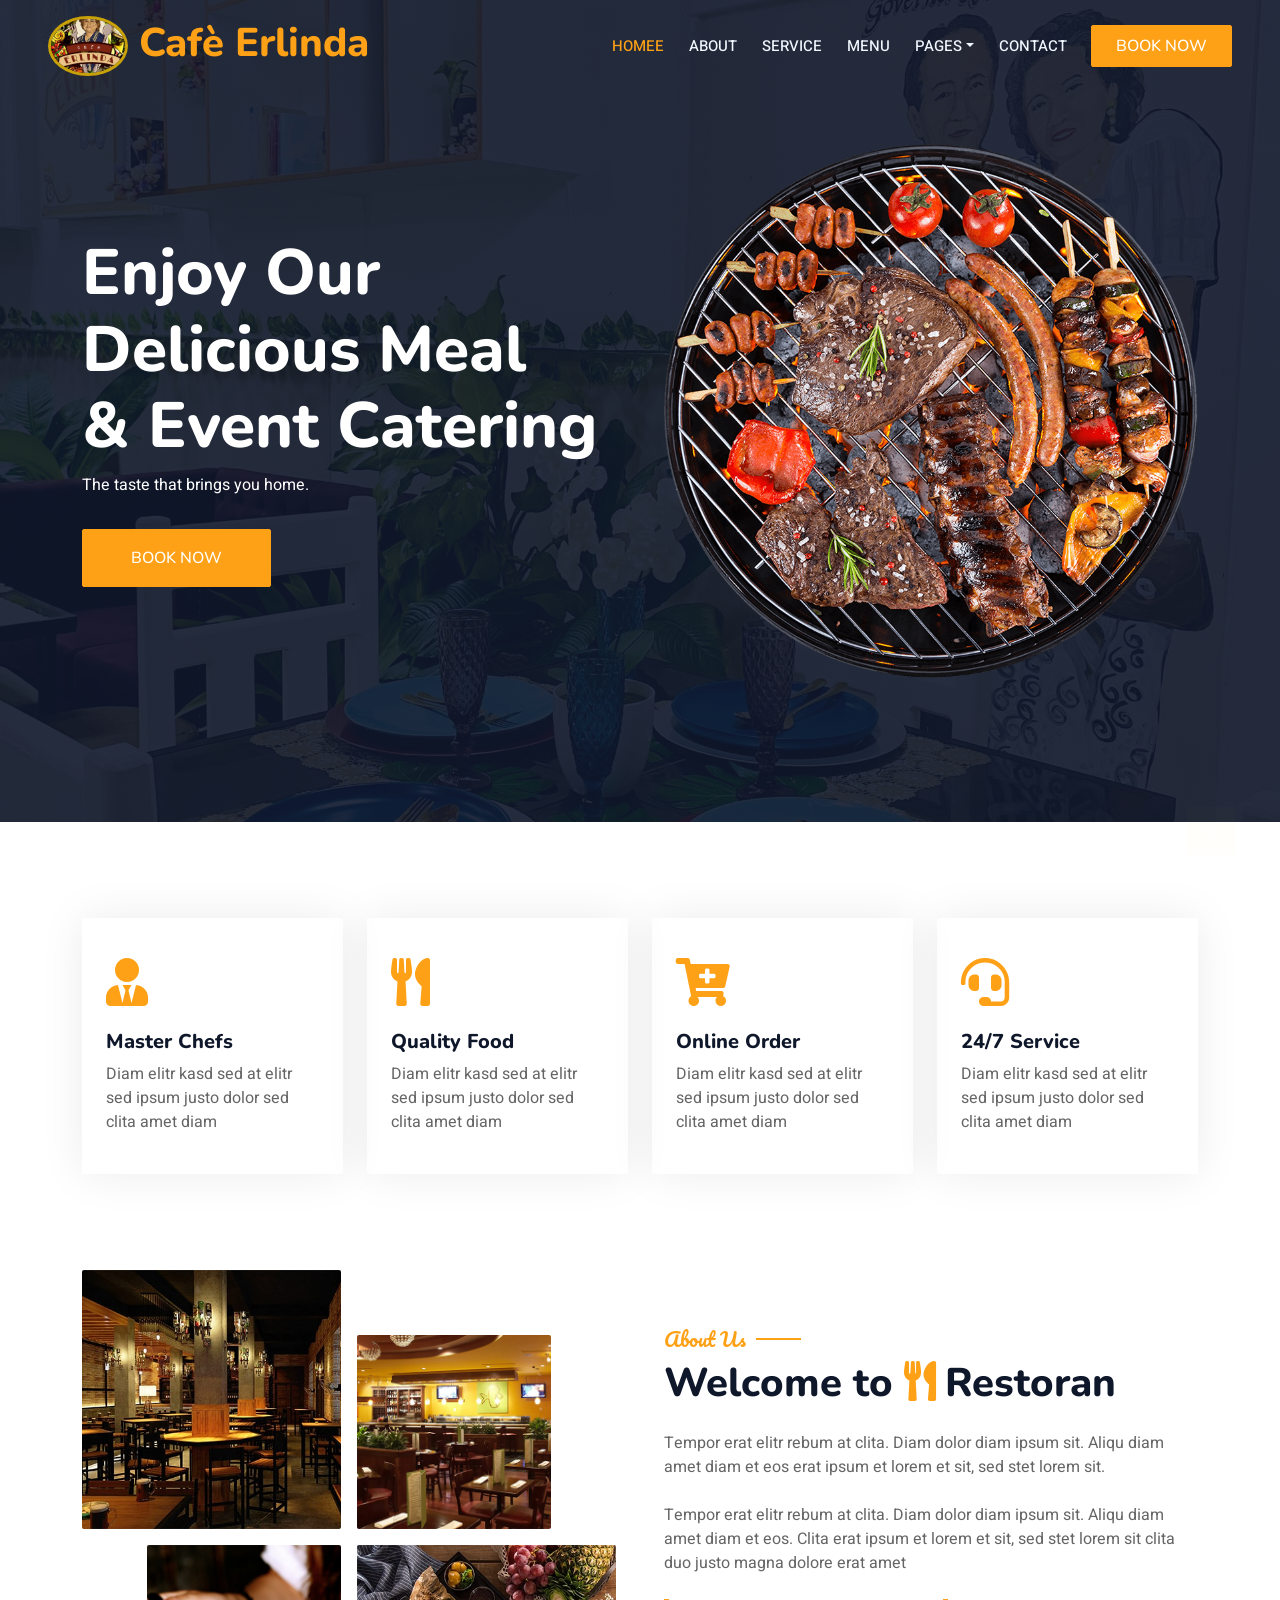
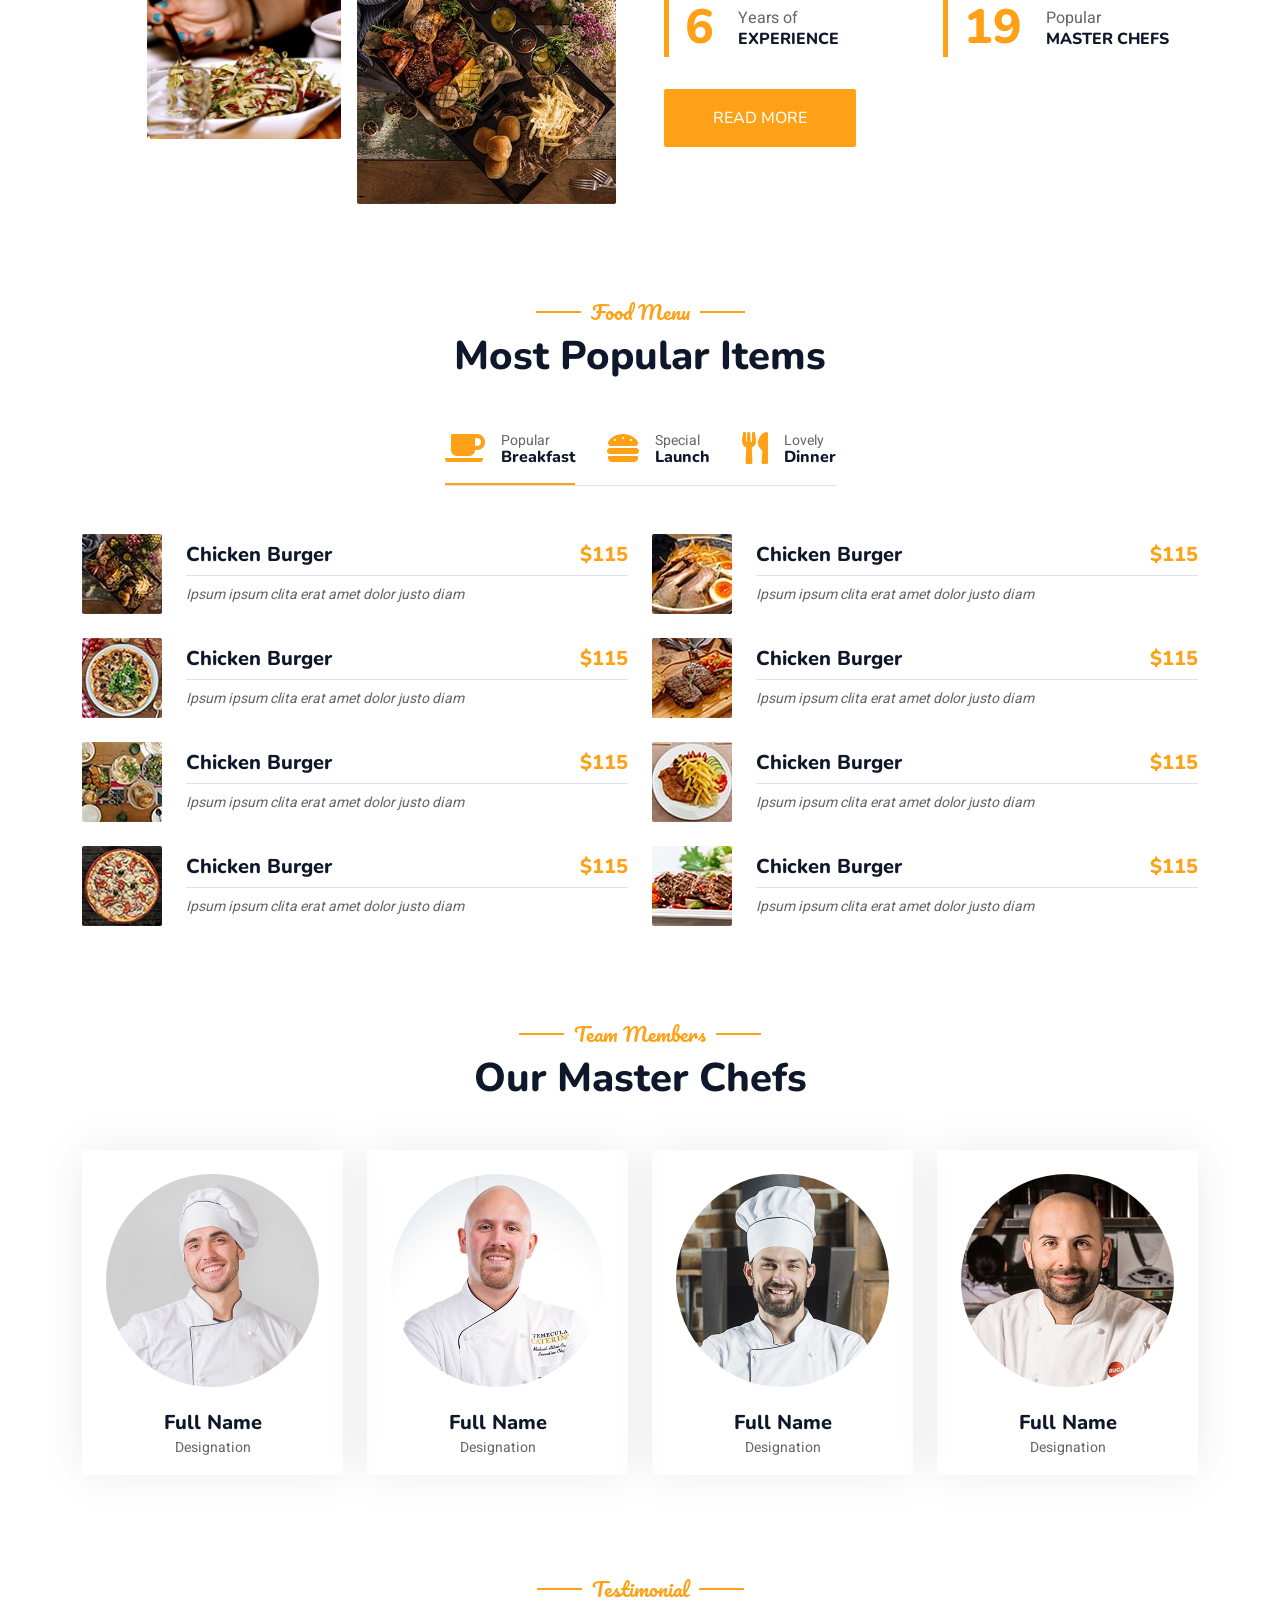
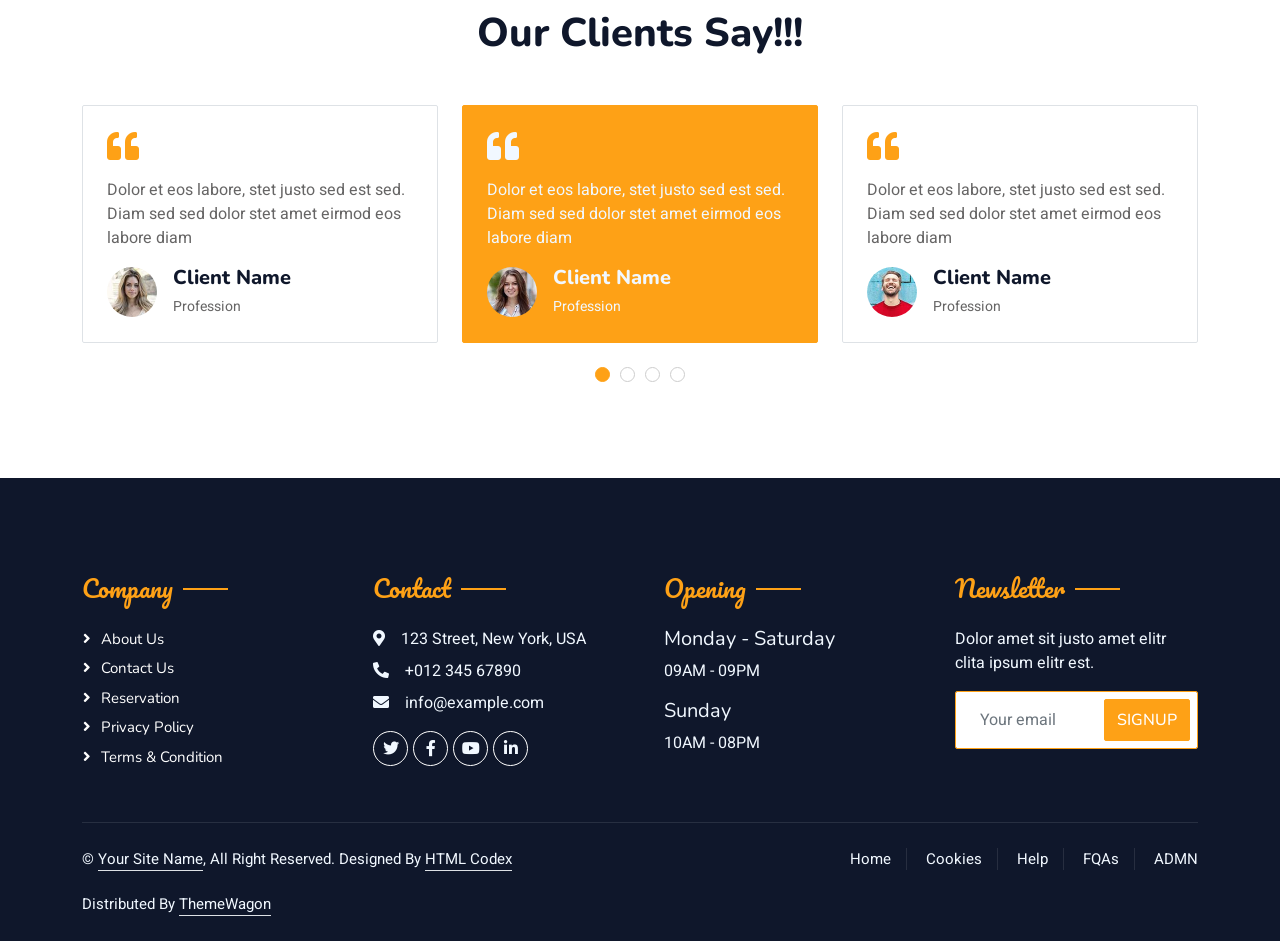
<file: index.html>
<!DOCTYPE html>
<html lang="en">

<head>
    <meta charset="utf-8">
    <title>Restoran - Bootstrap Restaurant Template</title>
    <meta content="width=device-width, initial-scale=1.0" name="viewport">
    <meta content="" name="keywords">
    <meta content="" name="description">

    <!-- Favicon -->
    <link href="img/favicon.ico" rel="icon">

    <!-- Google Web Fonts -->
    <link rel="preconnect" href="https://fonts.googleapis.com">
    <link rel="preconnect" href="https://fonts.gstatic.com" crossorigin>
    <link href="https://fonts.googleapis.com/css2?family=Heebo:wght@400;500;600&family=Nunito:wght@600;700;800&family=Pacifico&display=swap" rel="stylesheet">

    <!-- Icon Font Stylesheet -->
    <link href="https://cdnjs.cloudflare.com/ajax/libs/font-awesome/5.10.0/css/all.min.css" rel="stylesheet">
    <link href="https://cdn.jsdelivr.net/npm/bootstrap-icons@1.4.1/font/bootstrap-icons.css" rel="stylesheet">

    <!-- Libraries Stylesheet -->
    <link href="lib/animate/animate.min.css" rel="stylesheet">
    <link href="lib/owlcarousel/assets/owl.carousel.min.css" rel="stylesheet">
    <link href="lib/tempusdominus/css/tempusdominus-bootstrap-4.min.css" rel="stylesheet" />

    <!-- Customized Bootstrap Stylesheet -->
    <link href="css/bootstrap.min.css" rel="stylesheet">

    <!-- Template Stylesheet -->
    <link href="css/style.css" rel="stylesheet">
</head>

<body>
    <div class="container-xxl bg-white p-0">
        <!-- Spinner Start -->
        <div id="spinner" class="show bg-white position-fixed translate-middle w-100 vh-100 top-50 start-50 d-flex align-items-center justify-content-center">
            <div class="spinner-border text-primary" style="width: 3rem; height: 3rem;" role="status">
                <span class="sr-only">Loading...</span>
            </div>
        </div>
        <!-- Spinner End -->


        <!-- Navbar & Hero Start -->
        <div class="container-xxl position-relative p-0">
            <nav class="navbar navbar-expand-lg navbar-dark bg-dark px-4 px-lg-5 py-3 py-lg-0">
                <a href="" class="navbar-brand p-0">
                  
                    <h1 class="text-primary m-0"><img src="img/cafe.jpg" alt="Logo" class="logoerlinda"> </i>Cafè Erlinda</h1>
                 
                </a>
                <button class="navbar-toggler" type="button" data-bs-toggle="collapse" data-bs-target="#navbarCollapse">
                    <span class="fa fa-bars"></span>
                </button>
                <div class="collapse navbar-collapse" id="navbarCollapse">
                    <div class="navbar-nav ms-auto py-0 pe-4">
                        <a href="index.html" class="nav-item nav-link active">Homee</a>
                        <a href="about.html" class="nav-item nav-link">About</a>
                        <a href="service.html" class="nav-item nav-link">Service</a>
                        <a href="menu.html" class="nav-item nav-link">Menu</a>
                        <div class="nav-item dropdown">
                            <a href="#" class="nav-link dropdown-toggle" data-bs-toggle="dropdown">Pages</a>
                            <div class="dropdown-menu m-0">
                                <a href="booking.html" class="dropdown-item">Booking</a>
                                <a href="team.html" class="dropdown-item">Our Team</a>
                                <a href="testimonial.html" class="dropdown-item">Testimonial</a>
                            </div>
                        </div>
                        <a href="contact.html" class="nav-item nav-link">Contact</a>
                    </div>
                    <a href="booking.html" class="btn btn-primary py-2 px-4">Book Now</a>
                </div>
            </nav>

            <div class="container-xxl py-5 bg-dark hero-header mb-5">
                <div class="container my-5 py-5">
                    <div class="row align-items-center g-5">
                        <div class="col-lg-6 text-center text-lg-start">
                            <h1 class="display-3 text-white animated slideInLeft">Enjoy Our<br>Delicious Meal<br>& Event Catering</h1>
                            <p class="text-white animated slideInLeft mb-4 pb-2">The taste that brings you home.</p>
                            <a href="booking.html" class="btn btn-primary py-sm-3 px-sm-5 me-3 animated slideInLeft">Book Now</a>
                        </div>
                        <div class="col-lg-6 text-center text-lg-end overflow-hidden">
                            <img class="img-fluid" src="img/hero.png" alt="">
                        </div>
                    </div>
                </div>
            </div>
        </div>
        <!-- Navbar & Hero End -->


        <!-- Service Start -->
        <div class="container-xxl py-5">
            <div class="container">
                <div class="row g-4">
                    <div class="col-lg-3 col-sm-6 wow fadeInUp" data-wow-delay="0.1s">
                        <div class="service-item rounded pt-3">
                            <div class="p-4">
                                <i class="fa fa-3x fa-user-tie text-primary mb-4"></i>
                                <h5>Master Chefs</h5>
                                <p>Diam elitr kasd sed at elitr sed ipsum justo dolor sed clita amet diam</p>
                            </div>
                        </div>
                    </div>
                    <div class="col-lg-3 col-sm-6 wow fadeInUp" data-wow-delay="0.3s">
                        <div class="service-item rounded pt-3">
                            <div class="p-4">
                                <i class="fa fa-3x fa-utensils text-primary mb-4"></i>
                                <h5>Quality Food</h5>
                                <p>Diam elitr kasd sed at elitr sed ipsum justo dolor sed clita amet diam</p>
                            </div>
                        </div>
                    </div>
                    <div class="col-lg-3 col-sm-6 wow fadeInUp" data-wow-delay="0.5s">
                        <div class="service-item rounded pt-3">
                            <div class="p-4">
                                <i class="fa fa-3x fa-cart-plus text-primary mb-4"></i>
                                <h5>Online Order</h5>
                                <p>Diam elitr kasd sed at elitr sed ipsum justo dolor sed clita amet diam</p>
                            </div>
                        </div>
                    </div>
                    <div class="col-lg-3 col-sm-6 wow fadeInUp" data-wow-delay="0.7s">
                        <div class="service-item rounded pt-3">
                            <div class="p-4">
                                <i class="fa fa-3x fa-headset text-primary mb-4"></i>
                                <h5>24/7 Service</h5>
                                <p>Diam elitr kasd sed at elitr sed ipsum justo dolor sed clita amet diam</p>
                            </div>
                        </div>
                    </div>
                </div>
            </div>
        </div>
        <!-- Service End -->


        <!-- About Start -->
        <div class="container-xxl py-5">
            <div class="container">
                <div class="row g-5 align-items-center">
                    <div class="col-lg-6">
                        <div class="row g-3">
                            <div class="col-6 text-start">
                                <img class="img-fluid rounded w-100 wow zoomIn" data-wow-delay="0.1s" src="img/about-1.jpg">
                            </div>
                            <div class="col-6 text-start">
                                <img class="img-fluid rounded w-75 wow zoomIn" data-wow-delay="0.3s" src="img/about-2.jpg" style="margin-top: 25%;">
                            </div>
                            <div class="col-6 text-end">
                                <img class="img-fluid rounded w-75 wow zoomIn" data-wow-delay="0.5s" src="img/about-3.jpg">
                            </div>
                            <div class="col-6 text-end">
                                <img class="img-fluid rounded w-100 wow zoomIn" data-wow-delay="0.7s" src="img/about-4.jpg">
                            </div>
                        </div>
                    </div>
                    <div class="col-lg-6">
                        <h5 class="section-title ff-secondary text-start text-primary fw-normal">About Us</h5>
                        <h1 class="mb-4">Welcome to <i class="fa fa-utensils text-primary me-2"></i>Restoran</h1>
                        <p class="mb-4">Tempor erat elitr rebum at clita. Diam dolor diam ipsum sit. Aliqu diam amet diam et eos erat ipsum et lorem et sit, sed stet lorem sit.</p>
                        <p class="mb-4">Tempor erat elitr rebum at clita. Diam dolor diam ipsum sit. Aliqu diam amet diam et eos. Clita erat ipsum et lorem et sit, sed stet lorem sit clita duo justo magna dolore erat amet</p>
                        <div class="row g-4 mb-4">
                            <div class="col-sm-6">
                                <div class="d-flex align-items-center border-start border-5 border-primary px-3">
                                    <h1 class="flex-shrink-0 display-5 text-primary mb-0" data-toggle="counter-up">15</h1>
                                    <div class="ps-4">
                                        <p class="mb-0">Years of</p>
                                        <h6 class="text-uppercase mb-0">Experience</h6>
                                    </div>
                                </div>
                            </div>
                            <div class="col-sm-6">
                                <div class="d-flex align-items-center border-start border-5 border-primary px-3">
                                    <h1 class="flex-shrink-0 display-5 text-primary mb-0" data-toggle="counter-up">50</h1>
                                    <div class="ps-4">
                                        <p class="mb-0">Popular</p>
                                        <h6 class="text-uppercase mb-0">Master Chefs</h6>
                                    </div>
                                </div>
                            </div>
                        </div>
                        <a class="btn btn-primary py-3 px-5 mt-2" href="">Read More</a>
                    </div>
                </div>
            </div>
        </div>
        <!-- About End -->


        <!-- Menu Start -->
        <div class="container-xxl py-5">
            <div class="container">
                <div class="text-center wow fadeInUp" data-wow-delay="0.1s">
                    <h5 class="section-title ff-secondary text-center text-primary fw-normal">Food Menu</h5>
                    <h1 class="mb-5">Most Popular Items</h1>
                </div>
                <div class="tab-class text-center wow fadeInUp" data-wow-delay="0.1s">
                    <ul class="nav nav-pills d-inline-flex justify-content-center border-bottom mb-5">
                        <li class="nav-item">
                            <a class="d-flex align-items-center text-start mx-3 ms-0 pb-3 active" data-bs-toggle="pill" href="#tab-1">
                                <i class="fa fa-coffee fa-2x text-primary"></i>
                                <div class="ps-3">
                                    <small class="text-body">Popular</small>
                                    <h6 class="mt-n1 mb-0">Breakfast</h6>
                                </div>
                            </a>
                        </li>
                        <li class="nav-item">
                            <a class="d-flex align-items-center text-start mx-3 pb-3" data-bs-toggle="pill" href="#tab-2">
                                <i class="fa fa-hamburger fa-2x text-primary"></i>
                                <div class="ps-3">
                                    <small class="text-body">Special</small>
                                    <h6 class="mt-n1 mb-0">Launch</h6>
                                </div>
                            </a>
                        </li>
                        <li class="nav-item">
                            <a class="d-flex align-items-center text-start mx-3 me-0 pb-3" data-bs-toggle="pill" href="#tab-3">
                                <i class="fa fa-utensils fa-2x text-primary"></i>
                                <div class="ps-3">
                                    <small class="text-body">Lovely</small>
                                    <h6 class="mt-n1 mb-0">Dinner</h6>
                                </div>
                            </a>
                        </li>
                    </ul>
                    <div class="tab-content">
                        <div id="tab-1" class="tab-pane fade show p-0 active">
                            <div class="row g-4">
                                <div class="col-lg-6">
                                    <div class="d-flex align-items-center">
                                        <img class="flex-shrink-0 img-fluid rounded" src="img/menu-1.jpg" alt="" style="width: 80px;">
                                        <div class="w-100 d-flex flex-column text-start ps-4">
                                            <h5 class="d-flex justify-content-between border-bottom pb-2">
                                                <span>Chicken Burger</span>
                                                <span class="text-primary">$115</span>
                                            </h5>
                                            <small class="fst-italic">Ipsum ipsum clita erat amet dolor justo diam</small>
                                        </div>
                                    </div>
                                </div>
                                <div class="col-lg-6">
                                    <div class="d-flex align-items-center">
                                        <img class="flex-shrink-0 img-fluid rounded" src="img/menu-2.jpg" alt="" style="width: 80px;">
                                        <div class="w-100 d-flex flex-column text-start ps-4">
                                            <h5 class="d-flex justify-content-between border-bottom pb-2">
                                                <span>Chicken Burger</span>
                                                <span class="text-primary">$115</span>
                                            </h5>
                                            <small class="fst-italic">Ipsum ipsum clita erat amet dolor justo diam</small>
                                        </div>
                                    </div>
                                </div>
                                <div class="col-lg-6">
                                    <div class="d-flex align-items-center">
                                        <img class="flex-shrink-0 img-fluid rounded" src="img/menu-3.jpg" alt="" style="width: 80px;">
                                        <div class="w-100 d-flex flex-column text-start ps-4">
                                            <h5 class="d-flex justify-content-between border-bottom pb-2">
                                                <span>Chicken Burger</span>
                                                <span class="text-primary">$115</span>
                                            </h5>
                                            <small class="fst-italic">Ipsum ipsum clita erat amet dolor justo diam</small>
                                        </div>
                                    </div>
                                </div>
                                <div class="col-lg-6">
                                    <div class="d-flex align-items-center">
                                        <img class="flex-shrink-0 img-fluid rounded" src="img/menu-4.jpg" alt="" style="width: 80px;">
                                        <div class="w-100 d-flex flex-column text-start ps-4">
                                            <h5 class="d-flex justify-content-between border-bottom pb-2">
                                                <span>Chicken Burger</span>
                                                <span class="text-primary">$115</span>
                                            </h5>
                                            <small class="fst-italic">Ipsum ipsum clita erat amet dolor justo diam</small>
                                        </div>
                                    </div>
                                </div>
                                <div class="col-lg-6">
                                    <div class="d-flex align-items-center">
                                        <img class="flex-shrink-0 img-fluid rounded" src="img/menu-5.jpg" alt="" style="width: 80px;">
                                        <div class="w-100 d-flex flex-column text-start ps-4">
                                            <h5 class="d-flex justify-content-between border-bottom pb-2">
                                                <span>Chicken Burger</span>
                                                <span class="text-primary">$115</span>
                                            </h5>
                                            <small class="fst-italic">Ipsum ipsum clita erat amet dolor justo diam</small>
                                        </div>
                                    </div>
                                </div>
                                <div class="col-lg-6">
                                    <div class="d-flex align-items-center">
                                        <img class="flex-shrink-0 img-fluid rounded" src="img/menu-6.jpg" alt="" style="width: 80px;">
                                        <div class="w-100 d-flex flex-column text-start ps-4">
                                            <h5 class="d-flex justify-content-between border-bottom pb-2">
                                                <span>Chicken Burger</span>
                                                <span class="text-primary">$115</span>
                                            </h5>
                                            <small class="fst-italic">Ipsum ipsum clita erat amet dolor justo diam</small>
                                        </div>
                                    </div>
                                </div>
                                <div class="col-lg-6">
                                    <div class="d-flex align-items-center">
                                        <img class="flex-shrink-0 img-fluid rounded" src="img/menu-7.jpg" alt="" style="width: 80px;">
                                        <div class="w-100 d-flex flex-column text-start ps-4">
                                            <h5 class="d-flex justify-content-between border-bottom pb-2">
                                                <span>Chicken Burger</span>
                                                <span class="text-primary">$115</span>
                                            </h5>
                                            <small class="fst-italic">Ipsum ipsum clita erat amet dolor justo diam</small>
                                        </div>
                                    </div>
                                </div>
                                <div class="col-lg-6">
                                    <div class="d-flex align-items-center">
                                        <img class="flex-shrink-0 img-fluid rounded" src="img/menu-8.jpg" alt="" style="width: 80px;">
                                        <div class="w-100 d-flex flex-column text-start ps-4">
                                            <h5 class="d-flex justify-content-between border-bottom pb-2">
                                                <span>Chicken Burger</span>
                                                <span class="text-primary">$115</span>
                                            </h5>
                                            <small class="fst-italic">Ipsum ipsum clita erat amet dolor justo diam</small>
                                        </div>
                                    </div>
                                </div>
                            </div>
                        </div>
                        <div id="tab-2" class="tab-pane fade show p-0">
                            <div class="row g-4">
                                <div class="col-lg-6">
                                    <div class="d-flex align-items-center">
                                        <img class="flex-shrink-0 img-fluid rounded" src="img/menu-1.jpg" alt="" style="width: 80px;">
                                        <div class="w-100 d-flex flex-column text-start ps-4">
                                            <h5 class="d-flex justify-content-between border-bottom pb-2">
                                                <span>Chicken Burger</span>
                                                <span class="text-primary">$115</span>
                                            </h5>
                                            <small class="fst-italic">Ipsum ipsum clita erat amet dolor justo diam</small>
                                        </div>
                                    </div>
                                </div>
                                <div class="col-lg-6">
                                    <div class="d-flex align-items-center">
                                        <img class="flex-shrink-0 img-fluid rounded" src="img/menu-2.jpg" alt="" style="width: 80px;">
                                        <div class="w-100 d-flex flex-column text-start ps-4">
                                            <h5 class="d-flex justify-content-between border-bottom pb-2">
                                                <span>Chicken Burger</span>
                                                <span class="text-primary">$115</span>
                                            </h5>
                                            <small class="fst-italic">Ipsum ipsum clita erat amet dolor justo diam</small>
                                        </div>
                                    </div>
                                </div>
                                <div class="col-lg-6">
                                    <div class="d-flex align-items-center">
                                        <img class="flex-shrink-0 img-fluid rounded" src="img/menu-3.jpg" alt="" style="width: 80px;">
                                        <div class="w-100 d-flex flex-column text-start ps-4">
                                            <h5 class="d-flex justify-content-between border-bottom pb-2">
                                                <span>Chicken Burger</span>
                                                <span class="text-primary">$115</span>
                                            </h5>
                                            <small class="fst-italic">Ipsum ipsum clita erat amet dolor justo diam</small>
                                        </div>
                                    </div>
                                </div>
                                <div class="col-lg-6">
                                    <div class="d-flex align-items-center">
                                        <img class="flex-shrink-0 img-fluid rounded" src="img/menu-4.jpg" alt="" style="width: 80px;">
                                        <div class="w-100 d-flex flex-column text-start ps-4">
                                            <h5 class="d-flex justify-content-between border-bottom pb-2">
                                                <span>Chicken Burger</span>
                                                <span class="text-primary">$115</span>
                                            </h5>
                                            <small class="fst-italic">Ipsum ipsum clita erat amet dolor justo diam</small>
                                        </div>
                                    </div>
                                </div>
                                <div class="col-lg-6">
                                    <div class="d-flex align-items-center">
                                        <img class="flex-shrink-0 img-fluid rounded" src="img/menu-5.jpg" alt="" style="width: 80px;">
                                        <div class="w-100 d-flex flex-column text-start ps-4">
                                            <h5 class="d-flex justify-content-between border-bottom pb-2">
                                                <span>Chicken Burger</span>
                                                <span class="text-primary">$115</span>
                                            </h5>
                                            <small class="fst-italic">Ipsum ipsum clita erat amet dolor justo diam</small>
                                        </div>
                                    </div>
                                </div>
                                <div class="col-lg-6">
                                    <div class="d-flex align-items-center">
                                        <img class="flex-shrink-0 img-fluid rounded" src="img/menu-6.jpg" alt="" style="width: 80px;">
                                        <div class="w-100 d-flex flex-column text-start ps-4">
                                            <h5 class="d-flex justify-content-between border-bottom pb-2">
                                                <span>Chicken Burger</span>
                                                <span class="text-primary">$115</span>
                                            </h5>
                                            <small class="fst-italic">Ipsum ipsum clita erat amet dolor justo diam</small>
                                        </div>
                                    </div>
                                </div>
                                <div class="col-lg-6">
                                    <div class="d-flex align-items-center">
                                        <img class="flex-shrink-0 img-fluid rounded" src="img/menu-7.jpg" alt="" style="width: 80px;">
                                        <div class="w-100 d-flex flex-column text-start ps-4">
                                            <h5 class="d-flex justify-content-between border-bottom pb-2">
                                                <span>Chicken Burger</span>
                                                <span class="text-primary">$115</span>
                                            </h5>
                                            <small class="fst-italic">Ipsum ipsum clita erat amet dolor justo diam</small>
                                        </div>
                                    </div>
                                </div>
                                <div class="col-lg-6">
                                    <div class="d-flex align-items-center">
                                        <img class="flex-shrink-0 img-fluid rounded" src="img/menu-8.jpg" alt="" style="width: 80px;">
                                        <div class="w-100 d-flex flex-column text-start ps-4">
                                            <h5 class="d-flex justify-content-between border-bottom pb-2">
                                                <span>Chicken Burger</span>
                                                <span class="text-primary">$115</span>
                                            </h5>
                                            <small class="fst-italic">Ipsum ipsum clita erat amet dolor justo diam</small>
                                        </div>
                                    </div>
                                </div>
                            </div>
                        </div>
                        <div id="tab-3" class="tab-pane fade show p-0">
                            <div class="row g-4">
                                <div class="col-lg-6">
                                    <div class="d-flex align-items-center">
                                        <img class="flex-shrink-0 img-fluid rounded" src="img/menu-1.jpg" alt="" style="width: 80px;">
                                        <div class="w-100 d-flex flex-column text-start ps-4">
                                            <h5 class="d-flex justify-content-between border-bottom pb-2">
                                                <span>Chicken Burger</span>
                                                <span class="text-primary">$115</span>
                                            </h5>
                                            <small class="fst-italic">Ipsum ipsum clita erat amet dolor justo diam</small>
                                        </div>
                                    </div>
                                </div>
                                <div class="col-lg-6">
                                    <div class="d-flex align-items-center">
                                        <img class="flex-shrink-0 img-fluid rounded" src="img/menu-2.jpg" alt="" style="width: 80px;">
                                        <div class="w-100 d-flex flex-column text-start ps-4">
                                            <h5 class="d-flex justify-content-between border-bottom pb-2">
                                                <span>Chicken Burger</span>
                                                <span class="text-primary">$115</span>
                                            </h5>
                                            <small class="fst-italic">Ipsum ipsum clita erat amet dolor justo diam</small>
                                        </div>
                                    </div>
                                </div>
                                <div class="col-lg-6">
                                    <div class="d-flex align-items-center">
                                        <img class="flex-shrink-0 img-fluid rounded" src="img/menu-3.jpg" alt="" style="width: 80px;">
                                        <div class="w-100 d-flex flex-column text-start ps-4">
                                            <h5 class="d-flex justify-content-between border-bottom pb-2">
                                                <span>Chicken Burger</span>
                                                <span class="text-primary">$115</span>
                                            </h5>
                                            <small class="fst-italic">Ipsum ipsum clita erat amet dolor justo diam</small>
                                        </div>
                                    </div>
                                </div>
                                <div class="col-lg-6">
                                    <div class="d-flex align-items-center">
                                        <img class="flex-shrink-0 img-fluid rounded" src="img/menu-4.jpg" alt="" style="width: 80px;">
                                        <div class="w-100 d-flex flex-column text-start ps-4">
                                            <h5 class="d-flex justify-content-between border-bottom pb-2">
                                                <span>Chicken Burger</span>
                                                <span class="text-primary">$115</span>
                                            </h5>
                                            <small class="fst-italic">Ipsum ipsum clita erat amet dolor justo diam</small>
                                        </div>
                                    </div>
                                </div>
                                <div class="col-lg-6">
                                    <div class="d-flex align-items-center">
                                        <img class="flex-shrink-0 img-fluid rounded" src="img/menu-5.jpg" alt="" style="width: 80px;">
                                        <div class="w-100 d-flex flex-column text-start ps-4">
                                            <h5 class="d-flex justify-content-between border-bottom pb-2">
                                                <span>Chicken Burger</span>
                                                <span class="text-primary">$115</span>
                                            </h5>
                                            <small class="fst-italic">Ipsum ipsum clita erat amet dolor justo diam</small>
                                        </div>
                                    </div>
                                </div>
                                <div class="col-lg-6">
                                    <div class="d-flex align-items-center">
                                        <img class="flex-shrink-0 img-fluid rounded" src="img/menu-6.jpg" alt="" style="width: 80px;">
                                        <div class="w-100 d-flex flex-column text-start ps-4">
                                            <h5 class="d-flex justify-content-between border-bottom pb-2">
                                                <span>Chicken Burger</span>
                                                <span class="text-primary">$115</span>
                                            </h5>
                                            <small class="fst-italic">Ipsum ipsum clita erat amet dolor justo diam</small>
                                        </div>
                                    </div>
                                </div>
                                <div class="col-lg-6">
                                    <div class="d-flex align-items-center">
                                        <img class="flex-shrink-0 img-fluid rounded" src="img/menu-7.jpg" alt="" style="width: 80px;">
                                        <div class="w-100 d-flex flex-column text-start ps-4">
                                            <h5 class="d-flex justify-content-between border-bottom pb-2">
                                                <span>Chicken Burger</span>
                                                <span class="text-primary">$115</span>
                                            </h5>
                                            <small class="fst-italic">Ipsum ipsum clita erat amet dolor justo diam</small>
                                        </div>
                                    </div>
                                </div>
                                <div class="col-lg-6">
                                    <div class="d-flex align-items-center">
                                        <img class="flex-shrink-0 img-fluid rounded" src="img/menu-8.jpg" alt="" style="width: 80px;">
                                        <div class="w-100 d-flex flex-column text-start ps-4">
                                            <h5 class="d-flex justify-content-between border-bottom pb-2">
                                                <span>Chicken Burger</span>
                                                <span class="text-primary">$115</span>
                                            </h5>
                                            <small class="fst-italic">Ipsum ipsum clita erat amet dolor justo diam</small>
                                        </div>
                                    </div>
                                </div>
                            </div>
                        </div>
                    </div>
                </div>
            </div>
        </div>
        <!-- Menu End -->


        <!-- 
        <div class="container-xxl py-5 px-0 wow fadeInUp" data-wow-delay="0.1s">
            <div class="row g-0">
                <div class="col-md-6">
                    <div class="video">
                        <button type="button" class="btn-play" data-bs-toggle="modal" data-src="https://www.youtube.com/embed/DWRcNpR6Kdc" data-bs-target="#videoModal">
                            <span></span>
                        </button>
                    </div>
                </div>
                <div class="col-md-6 bg-dark d-flex align-items-center">
                    <div class="p-5 wow fadeInUp" data-wow-delay="0.2s">
                        <h5 class="section-title ff-secondary text-start text-primary fw-normal">Reservation</h5>
                        <h1 class="text-white mb-4">Book A Table Online</h1>
                        <form>
                            <div class="row g-3">
                                <div class="col-md-6">
                                    <div class="form-floating">
                                        <input type="text" class="form-control" id="name" placeholder="Your Name">
                                        <label for="name">Your Name</label>
                                    </div>
                                </div>
                                <div class="col-md-6">
                                    <div class="form-floating">
                                        <input type="email" class="form-control" id="email" placeholder="Your Email">
                                        <label for="email">Your Email</label>
                                    </div>
                                </div>
                                <div class="col-md-6">
                                    <div class="form-floating date" id="date3" data-target-input="nearest">
                                        <input type="text" class="form-control datetimepicker-input" id="datetime" placeholder="Date & Time" data-target="#date3" data-toggle="datetimepicker" />
                                        <label for="datetime">Date & Time</label>
                                    </div>
                                </div>
                                <div class="col-md-6">
                                    <div class="form-floating">
                                        <select class="form-select" id="select1">
                                          <option value="1">People 1</option>
                                          <option value="2">People 2</option>
                                          <option value="3">People 3</option>
                                        </select>
                                        <label for="select1">No Of People</label>
                                      </div>
                                </div>
                                <div class="col-12">
                                    <div class="form-floating">
                                        <textarea class="form-control" placeholder="Special Request" id="message" style="height: 100px"></textarea>
                                        <label for="message">Special Request</label>
                                    </div>
                                </div>
                                <div class="col-12">
                                    <button class="btn btn-primary w-100 py-3" type="submit">Book Now</button>
                                </div>
                            </div>
                        </form>
                    </div>
                </div>
            </div>
        </div>

        <div class="modal fade" id="videoModal" tabindex="-1" aria-labelledby="exampleModalLabel" aria-hidden="true">
            <div class="modal-dialog">
                <div class="modal-content rounded-0">
                    <div class="modal-header">
                        <h5 class="modal-title" id="exampleModalLabel">Youtube Video</h5>
                        <button type="button" class="btn-close" data-bs-dismiss="modal" aria-label="Close"></button>
                    </div>
                    <div class="modal-body">
                        
                        <div class="ratio ratio-16x9">
                            <iframe class="embed-responsive-item" src="" id="video" allowfullscreen allowscriptaccess="always"
                                allow="autoplay"></iframe>
                        </div>
                    </div>
                </div>
            </div>
        </div>
      -->


        <!-- Team Start -->
        <div class="container-xxl pt-5 pb-3">
            <div class="container">
                <div class="text-center wow fadeInUp" data-wow-delay="0.1s">
                    <h5 class="section-title ff-secondary text-center text-primary fw-normal">Team Members</h5>
                    <h1 class="mb-5">Our Master Chefs</h1>
                </div>
                <div class="row g-4">
                    <div class="col-lg-3 col-md-6 wow fadeInUp" data-wow-delay="0.1s">
                        <div class="team-item text-center rounded overflow-hidden">
                            <div class="rounded-circle overflow-hidden m-4">
                                <img class="img-fluid" src="img/team-1.jpg" alt="">
                            </div>
                            <h5 class="mb-0">Full Name</h5>
                            <small>Designation</small>
                            <div class="d-flex justify-content-center mt-3">
                                <a class="btn btn-square btn-primary mx-1" href=""><i class="fab fa-facebook-f"></i></a>
                                <a class="btn btn-square btn-primary mx-1" href=""><i class="fab fa-twitter"></i></a>
                                <a class="btn btn-square btn-primary mx-1" href=""><i class="fab fa-instagram"></i></a>
                            </div>
                        </div>
                    </div>
                    <div class="col-lg-3 col-md-6 wow fadeInUp" data-wow-delay="0.3s">
                        <div class="team-item text-center rounded overflow-hidden">
                            <div class="rounded-circle overflow-hidden m-4">
                                <img class="img-fluid" src="img/team-2.jpg" alt="">
                            </div>
                            <h5 class="mb-0">Full Name</h5>
                            <small>Designation</small>
                            <div class="d-flex justify-content-center mt-3">
                                <a class="btn btn-square btn-primary mx-1" href=""><i class="fab fa-facebook-f"></i></a>
                                <a class="btn btn-square btn-primary mx-1" href=""><i class="fab fa-twitter"></i></a>
                                <a class="btn btn-square btn-primary mx-1" href=""><i class="fab fa-instagram"></i></a>
                            </div>
                        </div>
                    </div>
                    <div class="col-lg-3 col-md-6 wow fadeInUp" data-wow-delay="0.5s">
                        <div class="team-item text-center rounded overflow-hidden">
                            <div class="rounded-circle overflow-hidden m-4">
                                <img class="img-fluid" src="img/team-3.jpg" alt="">
                            </div>
                            <h5 class="mb-0">Full Name</h5>
                            <small>Designation</small>
                            <div class="d-flex justify-content-center mt-3">
                                <a class="btn btn-square btn-primary mx-1" href=""><i class="fab fa-facebook-f"></i></a>
                                <a class="btn btn-square btn-primary mx-1" href=""><i class="fab fa-twitter"></i></a>
                                <a class="btn btn-square btn-primary mx-1" href=""><i class="fab fa-instagram"></i></a>
                            </div>
                        </div>
                    </div>
                    <div class="col-lg-3 col-md-6 wow fadeInUp" data-wow-delay="0.7s">
                        <div class="team-item text-center rounded overflow-hidden">
                            <div class="rounded-circle overflow-hidden m-4">
                                <img class="img-fluid" src="img/team-4.jpg" alt="">
                            </div>
                            <h5 class="mb-0">Full Name</h5>
                            <small>Designation</small>
                            <div class="d-flex justify-content-center mt-3">
                                <a class="btn btn-square btn-primary mx-1" href=""><i class="fab fa-facebook-f"></i></a>
                                <a class="btn btn-square btn-primary mx-1" href=""><i class="fab fa-twitter"></i></a>
                                <a class="btn btn-square btn-primary mx-1" href=""><i class="fab fa-instagram"></i></a>
                            </div>
                        </div>
                    </div>
                </div>
            </div>
        </div>
        <!-- Team End -->


        <!-- Testimonial Start -->
        <div class="container-xxl py-5 wow fadeInUp" data-wow-delay="0.1s">
            <div class="container">
                <div class="text-center">
                    <h5 class="section-title ff-secondary text-center text-primary fw-normal">Testimonial</h5>
                    <h1 class="mb-5">Our Clients Say!!!</h1>
                </div>
                <div class="owl-carousel testimonial-carousel">
                    <div class="testimonial-item bg-transparent border rounded p-4">
                        <i class="fa fa-quote-left fa-2x text-primary mb-3"></i>
                        <p>Dolor et eos labore, stet justo sed est sed. Diam sed sed dolor stet amet eirmod eos labore diam</p>
                        <div class="d-flex align-items-center">
                            <img class="img-fluid flex-shrink-0 rounded-circle" src="img/testimonial-1.jpg" style="width: 50px; height: 50px;">
                            <div class="ps-3">
                                <h5 class="mb-1">Client Name</h5>
                                <small>Profession</small>
                            </div>
                        </div>
                    </div>
                    <div class="testimonial-item bg-transparent border rounded p-4">
                        <i class="fa fa-quote-left fa-2x text-primary mb-3"></i>
                        <p>Dolor et eos labore, stet justo sed est sed. Diam sed sed dolor stet amet eirmod eos labore diam</p>
                        <div class="d-flex align-items-center">
                            <img class="img-fluid flex-shrink-0 rounded-circle" src="img/testimonial-2.jpg" style="width: 50px; height: 50px;">
                            <div class="ps-3">
                                <h5 class="mb-1">Client Name</h5>
                                <small>Profession</small>
                            </div>
                        </div>
                    </div>
                    <div class="testimonial-item bg-transparent border rounded p-4">
                        <i class="fa fa-quote-left fa-2x text-primary mb-3"></i>
                        <p>Dolor et eos labore, stet justo sed est sed. Diam sed sed dolor stet amet eirmod eos labore diam</p>
                        <div class="d-flex align-items-center">
                            <img class="img-fluid flex-shrink-0 rounded-circle" src="img/testimonial-3.jpg" style="width: 50px; height: 50px;">
                            <div class="ps-3">
                                <h5 class="mb-1">Client Name</h5>
                                <small>Profession</small>
                            </div>
                        </div>
                    </div>
                    <div class="testimonial-item bg-transparent border rounded p-4">
                        <i class="fa fa-quote-left fa-2x text-primary mb-3"></i>
                        <p>Dolor et eos labore, stet justo sed est sed. Diam sed sed dolor stet amet eirmod eos labore diam</p>
                        <div class="d-flex align-items-center">
                            <img class="img-fluid flex-shrink-0 rounded-circle" src="img/testimonial-4.jpg" style="width: 50px; height: 50px;">
                            <div class="ps-3">
                                <h5 class="mb-1">Client Name</h5>
                                <small>Profession</small>
                            </div>
                        </div>
                    </div>
                </div>
            </div>
        </div>
        <!-- Testimonial End -->
        

        <!-- Footer Start -->
        <div class="container-fluid bg-dark text-light footer pt-5 mt-5 wow fadeIn" data-wow-delay="0.1s">
            <div class="container py-5">
                <div class="row g-5">
                    <div class="col-lg-3 col-md-6">
                        <h4 class="section-title ff-secondary text-start text-primary fw-normal mb-4">Company</h4>
                        <a class="btn btn-link" href="">About Us</a>
                        <a class="btn btn-link" href="">Contact Us</a>
                        <a class="btn btn-link" href="">Reservation</a>
                        <a class="btn btn-link" href="">Privacy Policy</a>
                        <a class="btn btn-link" href="">Terms & Condition</a>
                    </div>
                    <div class="col-lg-3 col-md-6">
                        <h4 class="section-title ff-secondary text-start text-primary fw-normal mb-4">Contact</h4>
                        <p class="mb-2"><i class="fa fa-map-marker-alt me-3"></i>123 Street, New York, USA</p>
                        <p class="mb-2"><i class="fa fa-phone-alt me-3"></i>+012 345 67890</p>
                        <p class="mb-2"><i class="fa fa-envelope me-3"></i>info@example.com</p>
                        <div class="d-flex pt-2">
                            <a class="btn btn-outline-light btn-social" href=""><i class="fab fa-twitter"></i></a>
                            <a class="btn btn-outline-light btn-social" href=""><i class="fab fa-facebook-f"></i></a>
                            <a class="btn btn-outline-light btn-social" href=""><i class="fab fa-youtube"></i></a>
                            <a class="btn btn-outline-light btn-social" href=""><i class="fab fa-linkedin-in"></i></a>
                        </div>
                    </div>
                    <div class="col-lg-3 col-md-6">
                        <h4 class="section-title ff-secondary text-start text-primary fw-normal mb-4">Opening</h4>
                        <h5 class="text-light fw-normal">Monday - Saturday</h5>
                        <p>09AM - 09PM</p>
                        <h5 class="text-light fw-normal">Sunday</h5>
                        <p>10AM - 08PM</p>
                    </div>
                    <div class="col-lg-3 col-md-6">
                        <h4 class="section-title ff-secondary text-start text-primary fw-normal mb-4">Newsletter</h4>
                        <p>Dolor amet sit justo amet elitr clita ipsum elitr est.</p>
                        <div class="position-relative mx-auto" style="max-width: 400px;">
                            <input class="form-control border-primary w-100 py-3 ps-4 pe-5" type="text" placeholder="Your email">
                            <button type="button" class="btn btn-primary py-2 position-absolute top-0 end-0 mt-2 me-2">SignUp</button>
                        </div>
                    </div>
                </div>
            </div>
            <div class="container">
                <div class="copyright">
                    <div class="row">
                        <div class="col-md-6 text-center text-md-start mb-3 mb-md-0">
                            &copy; <a class="border-bottom" href="#">Your Site Name</a>, All Right Reserved. 
							
							<!--/*** This template is free as long as you keep the footer author’s credit link/attribution link/backlink. If you'd like to use the template without the footer author’s credit link/attribution link/backlink, you can purchase the Credit Removal License from "https://htmlcodex.com/credit-removal". Thank you for your support. ***/-->
							Designed By <a class="border-bottom" href="https://htmlcodex.com">HTML Codex</a><br><br>
                            Distributed By <a class="border-bottom" href="https://themewagon.com" target="_blank">ThemeWagon</a>
                        </div>
                        <div class="col-md-6 text-center text-md-end">
                            <div class="footer-menu">
                                <a href="">Home</a>
                                <a href="">Cookies</a>
                                <a href="">Help</a>
                                <a href="">FQAs</a>
								<a href="../login.php">ADMN</a>
                            </div>
                        </div>
                    </div>
                </div>
            </div>
        </div>
        <!-- Footer End -->


        <!-- Back to Top -->
        <a href="#" class="btn btn-lg btn-primary btn-lg-square back-to-top"><i class="bi bi-arrow-up"></i></a>
    </div>

    <!-- JavaScript Libraries -->
    <script src="https://code.jquery.com/jquery-3.4.1.min.js"></script>
    <script src="https://cdn.jsdelivr.net/npm/bootstrap@5.0.0/dist/js/bootstrap.bundle.min.js"></script>
    <script src="lib/wow/wow.min.js"></script>
    <script src="lib/easing/easing.min.js"></script>
    <script src="lib/waypoints/waypoints.min.js"></script>
    <script src="lib/counterup/counterup.min.js"></script>
    <script src="lib/owlcarousel/owl.carousel.min.js"></script>
    <script src="lib/tempusdominus/js/moment.min.js"></script>
    <script src="lib/tempusdominus/js/moment-timezone.min.js"></script>
    <script src="lib/tempusdominus/js/tempusdominus-bootstrap-4.min.js"></script>

    <!-- Template Javascript -->
    <script src="js/main.js"></script>
</body>

</html>
</file>
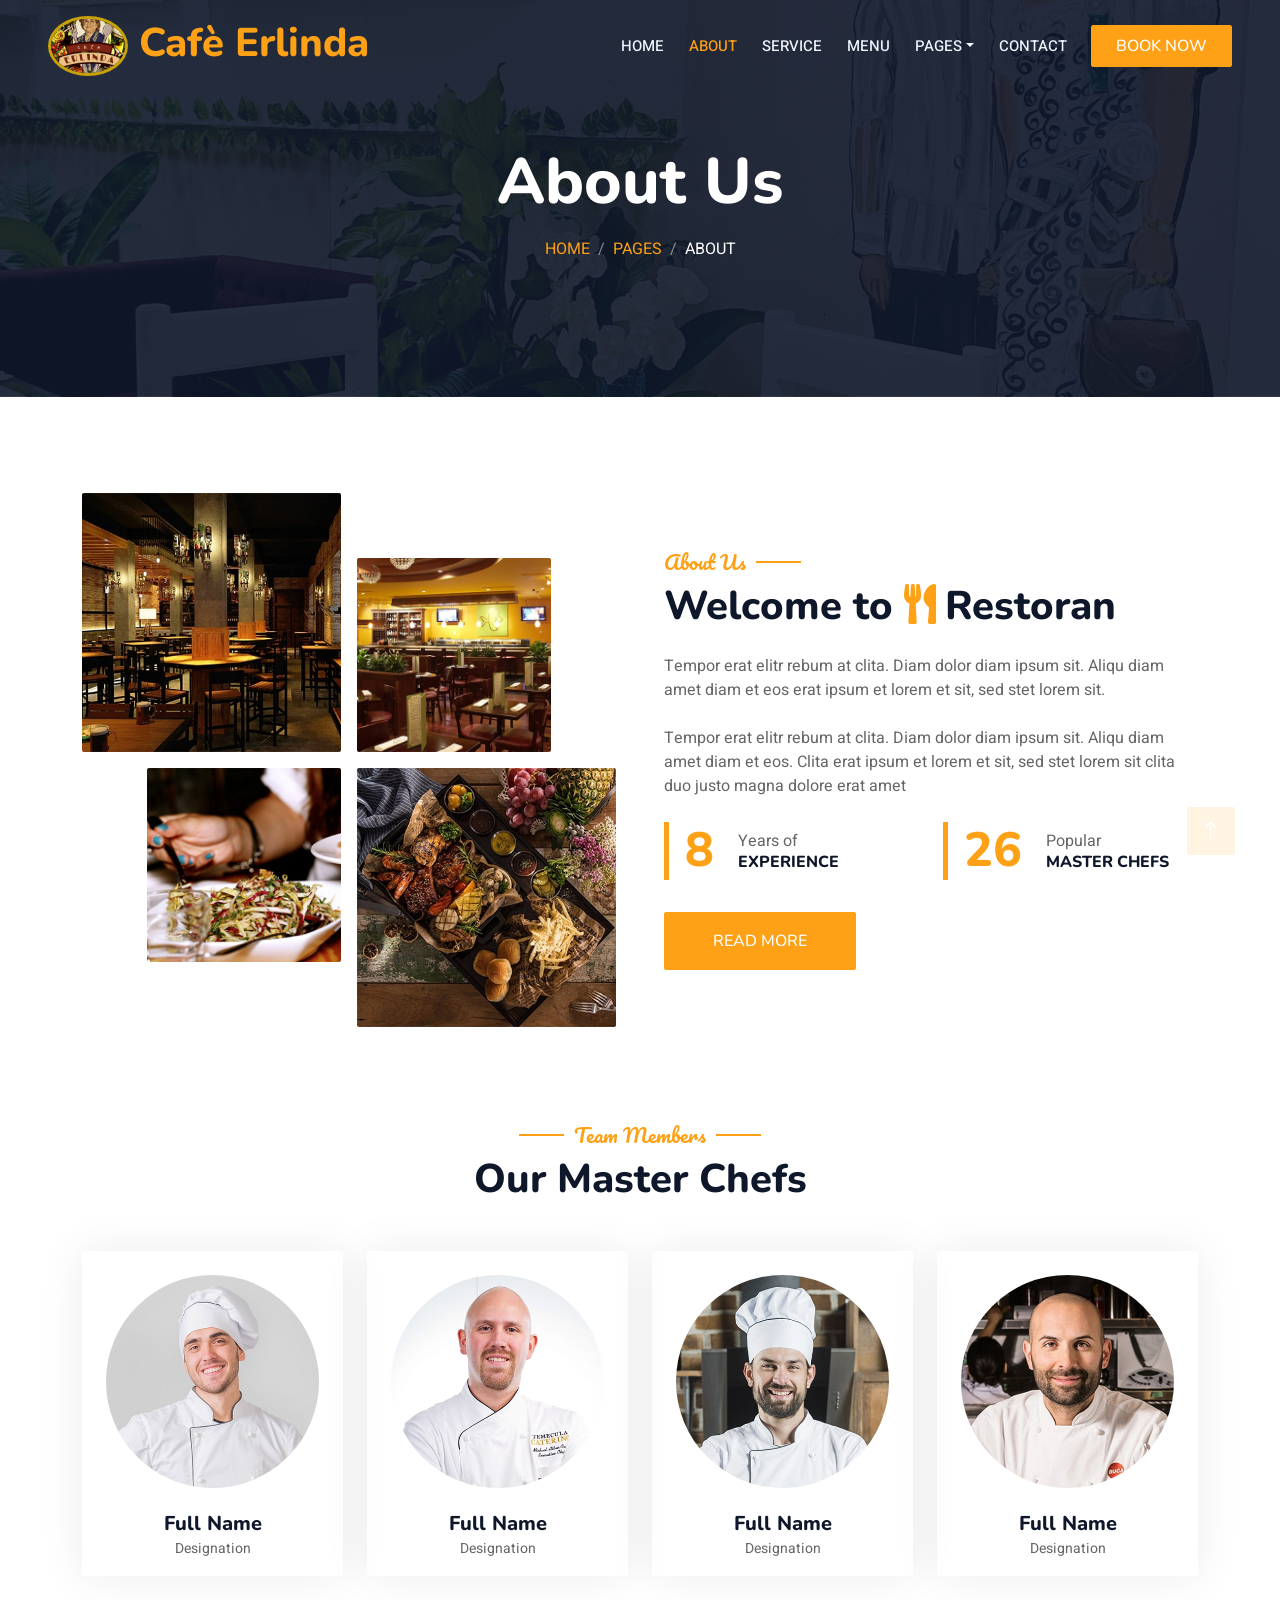
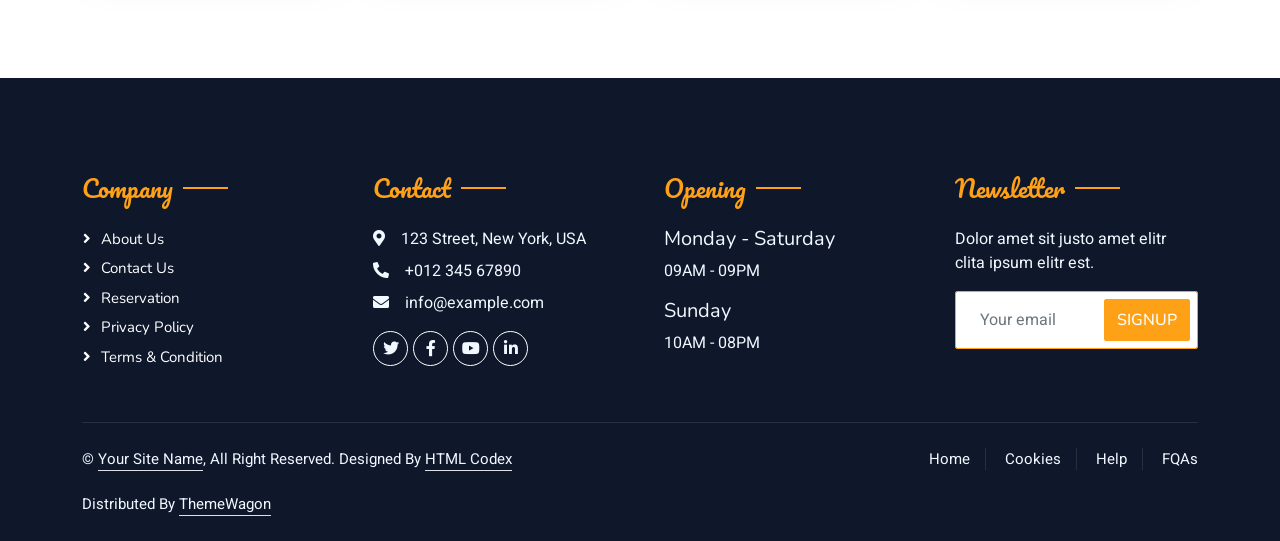
<file: about.html>
<!DOCTYPE html>
<html lang="en">

<head>
    <meta charset="utf-8">
    <title>Restoran - Bootstrap Restaurant Template</title>
    <meta content="width=device-width, initial-scale=1.0" name="viewport">
    <meta content="" name="keywords">
    <meta content="" name="description">

    <!-- Favicon -->
    <link href="img/favicon.ico" rel="icon">

    <!-- Google Web Fonts -->
    <link rel="preconnect" href="https://fonts.googleapis.com">
    <link rel="preconnect" href="https://fonts.gstatic.com" crossorigin>
    <link href="https://fonts.googleapis.com/css2?family=Heebo:wght@400;500;600&family=Nunito:wght@600;700;800&family=Pacifico&display=swap" rel="stylesheet">

    <!-- Icon Font Stylesheet -->
    <link href="https://cdnjs.cloudflare.com/ajax/libs/font-awesome/5.10.0/css/all.min.css" rel="stylesheet">
    <link href="https://cdn.jsdelivr.net/npm/bootstrap-icons@1.4.1/font/bootstrap-icons.css" rel="stylesheet">

    <!-- Libraries Stylesheet -->
    <link href="lib/animate/animate.min.css" rel="stylesheet">
    <link href="lib/owlcarousel/assets/owl.carousel.min.css" rel="stylesheet">
    <link href="lib/tempusdominus/css/tempusdominus-bootstrap-4.min.css" rel="stylesheet" />

    <!-- Customized Bootstrap Stylesheet -->
    <link href="css/bootstrap.min.css" rel="stylesheet">

    <!-- Template Stylesheet -->
    <link href="css/style.css" rel="stylesheet">
</head>

<body>
    <div class="container-xxl bg-white p-0">
        <!-- Spinner Start -->
        <div id="spinner" class="show bg-white position-fixed translate-middle w-100 vh-100 top-50 start-50 d-flex align-items-center justify-content-center">
            <div class="spinner-border text-primary" style="width: 3rem; height: 3rem;" role="status">
                <span class="sr-only">Loading...</span>
            </div>
        </div>
        <!-- Spinner End -->


        <!-- Navbar & Hero Start -->
        <div class="container-xxl position-relative p-0">
            <nav class="navbar navbar-expand-lg navbar-dark bg-dark px-4 px-lg-5 py-3 py-lg-0">
                <a href="" class="navbar-brand p-0">
                    <h1 class="text-primary m-0"><img src="img/cafe.jpg" alt="Logo" class="logoerlinda"> </i>Cafè Erlinda</h1>
                    <!-- <img src="img/logo.png" alt="Logo"> -->
                </a>
                <button class="navbar-toggler" type="button" data-bs-toggle="collapse" data-bs-target="#navbarCollapse">
                    <span class="fa fa-bars"></span>
                </button>
                <div class="collapse navbar-collapse" id="navbarCollapse">
                    <div class="navbar-nav ms-auto py-0 pe-4">
                        <a href="index.html" class="nav-item nav-link">Home</a>
                        <a href="about.html" class="nav-item nav-link active">About</a>
                        <a href="service.html" class="nav-item nav-link">Service</a>
                        <a href="menu.html" class="nav-item nav-link">Menu</a>
                        <div class="nav-item dropdown">
                            <a href="#" class="nav-link dropdown-toggle" data-bs-toggle="dropdown">Pages</a>
                            <div class="dropdown-menu m-0">
                                <a href="booking.html" class="dropdown-item">Booking</a>
                                <a href="team.html" class="dropdown-item">Our Team</a>
                                <a href="testimonial.html" class="dropdown-item">Testimonial</a>
                            </div>
                        </div>
                        <a href="contact.html" class="nav-item nav-link">Contact</a>
                    </div>
                    <a href="" class="btn btn-primary py-2 px-4">Book Now</a>
                </div>
            </nav>

            <div class="container-xxl py-5 bg-dark hero-header mb-5">
                <div class="container text-center my-5 pt-5 pb-4">
                    <h1 class="display-3 text-white mb-3 animated slideInDown">About Us</h1>
                    <nav aria-label="breadcrumb">
                        <ol class="breadcrumb justify-content-center text-uppercase">
                            <li class="breadcrumb-item"><a href="#">Home</a></li>
                            <li class="breadcrumb-item"><a href="#">Pages</a></li>
                            <li class="breadcrumb-item text-white active" aria-current="page">About</li>
                        </ol>
                    </nav>
                </div>
            </div>
        </div>
        <!-- Navbar & Hero End -->


        <!-- About Start -->
        <div class="container-xxl py-5">
            <div class="container">
                <div class="row g-5 align-items-center">
                    <div class="col-lg-6">
                        <div class="row g-3">
                            <div class="col-6 text-start">
                                <img class="img-fluid rounded w-100 wow zoomIn" data-wow-delay="0.1s" src="img/about-1.jpg">
                            </div>
                            <div class="col-6 text-start">
                                <img class="img-fluid rounded w-75 wow zoomIn" data-wow-delay="0.3s" src="img/about-2.jpg" style="margin-top: 25%;">
                            </div>
                            <div class="col-6 text-end">
                                <img class="img-fluid rounded w-75 wow zoomIn" data-wow-delay="0.5s" src="img/about-3.jpg">
                            </div>
                            <div class="col-6 text-end">
                                <img class="img-fluid rounded w-100 wow zoomIn" data-wow-delay="0.7s" src="img/about-4.jpg">
                            </div>
                        </div>
                    </div>
                    <div class="col-lg-6">
                        <h5 class="section-title ff-secondary text-start text-primary fw-normal">About Us</h5>
                        <h1 class="mb-4">Welcome to <i class="fa fa-utensils text-primary me-2"></i>Restoran</h1>
                        <p class="mb-4">Tempor erat elitr rebum at clita. Diam dolor diam ipsum sit. Aliqu diam amet diam et eos erat ipsum et lorem et sit, sed stet lorem sit.</p>
                        <p class="mb-4">Tempor erat elitr rebum at clita. Diam dolor diam ipsum sit. Aliqu diam amet diam et eos. Clita erat ipsum et lorem et sit, sed stet lorem sit clita duo justo magna dolore erat amet</p>
                        <div class="row g-4 mb-4">
                            <div class="col-sm-6">
                                <div class="d-flex align-items-center border-start border-5 border-primary px-3">
                                    <h1 class="flex-shrink-0 display-5 text-primary mb-0" data-toggle="counter-up">15</h1>
                                    <div class="ps-4">
                                        <p class="mb-0">Years of</p>
                                        <h6 class="text-uppercase mb-0">Experience</h6>
                                    </div>
                                </div>
                            </div>
                            <div class="col-sm-6">
                                <div class="d-flex align-items-center border-start border-5 border-primary px-3">
                                    <h1 class="flex-shrink-0 display-5 text-primary mb-0" data-toggle="counter-up">50</h1>
                                    <div class="ps-4">
                                        <p class="mb-0">Popular</p>
                                        <h6 class="text-uppercase mb-0">Master Chefs</h6>
                                    </div>
                                </div>
                            </div>
                        </div>
                        <a class="btn btn-primary py-3 px-5 mt-2" href="">Read More</a>
                    </div>
                </div>
            </div>
        </div>
        <!-- About End -->


        <!-- Team Start -->
        <div class="container-xxl pt-5 pb-3">
            <div class="container">
                <div class="text-center wow fadeInUp" data-wow-delay="0.1s">
                    <h5 class="section-title ff-secondary text-center text-primary fw-normal">Team Members</h5>
                    <h1 class="mb-5">Our Master Chefs</h1>
                </div>
                <div class="row g-4">
                    <div class="col-lg-3 col-md-6 wow fadeInUp" data-wow-delay="0.1s">
                        <div class="team-item text-center rounded overflow-hidden">
                            <div class="rounded-circle overflow-hidden m-4">
                                <img class="img-fluid" src="img/team-1.jpg" alt="">
                            </div>
                            <h5 class="mb-0">Full Name</h5>
                            <small>Designation</small>
                            <div class="d-flex justify-content-center mt-3">
                                <a class="btn btn-square btn-primary mx-1" href=""><i class="fab fa-facebook-f"></i></a>
                                <a class="btn btn-square btn-primary mx-1" href=""><i class="fab fa-twitter"></i></a>
                                <a class="btn btn-square btn-primary mx-1" href=""><i class="fab fa-instagram"></i></a>
                            </div>
                        </div>
                    </div>
                    <div class="col-lg-3 col-md-6 wow fadeInUp" data-wow-delay="0.3s">
                        <div class="team-item text-center rounded overflow-hidden">
                            <div class="rounded-circle overflow-hidden m-4">
                                <img class="img-fluid" src="img/team-2.jpg" alt="">
                            </div>
                            <h5 class="mb-0">Full Name</h5>
                            <small>Designation</small>
                            <div class="d-flex justify-content-center mt-3">
                                <a class="btn btn-square btn-primary mx-1" href=""><i class="fab fa-facebook-f"></i></a>
                                <a class="btn btn-square btn-primary mx-1" href=""><i class="fab fa-twitter"></i></a>
                                <a class="btn btn-square btn-primary mx-1" href=""><i class="fab fa-instagram"></i></a>
                            </div>
                        </div>
                    </div>
                    <div class="col-lg-3 col-md-6 wow fadeInUp" data-wow-delay="0.5s">
                        <div class="team-item text-center rounded overflow-hidden">
                            <div class="rounded-circle overflow-hidden m-4">
                                <img class="img-fluid" src="img/team-3.jpg" alt="">
                            </div>
                            <h5 class="mb-0">Full Name</h5>
                            <small>Designation</small>
                            <div class="d-flex justify-content-center mt-3">
                                <a class="btn btn-square btn-primary mx-1" href=""><i class="fab fa-facebook-f"></i></a>
                                <a class="btn btn-square btn-primary mx-1" href=""><i class="fab fa-twitter"></i></a>
                                <a class="btn btn-square btn-primary mx-1" href=""><i class="fab fa-instagram"></i></a>
                            </div>
                        </div>
                    </div>
                    <div class="col-lg-3 col-md-6 wow fadeInUp" data-wow-delay="0.7s">
                        <div class="team-item text-center rounded overflow-hidden">
                            <div class="rounded-circle overflow-hidden m-4">
                                <img class="img-fluid" src="img/team-4.jpg" alt="">
                            </div>
                            <h5 class="mb-0">Full Name</h5>
                            <small>Designation</small>
                            <div class="d-flex justify-content-center mt-3">
                                <a class="btn btn-square btn-primary mx-1" href=""><i class="fab fa-facebook-f"></i></a>
                                <a class="btn btn-square btn-primary mx-1" href=""><i class="fab fa-twitter"></i></a>
                                <a class="btn btn-square btn-primary mx-1" href=""><i class="fab fa-instagram"></i></a>
                            </div>
                        </div>
                    </div>
                </div>
            </div>
        </div>
        <!-- Team End -->
        

        <!-- Footer Start -->
        <div class="container-fluid bg-dark text-light footer pt-5 mt-5 wow fadeIn" data-wow-delay="0.1s">
            <div class="container py-5">
                <div class="row g-5">
                    <div class="col-lg-3 col-md-6">
                        <h4 class="section-title ff-secondary text-start text-primary fw-normal mb-4">Company</h4>
                        <a class="btn btn-link" href="">About Us</a>
                        <a class="btn btn-link" href="">Contact Us</a>
                        <a class="btn btn-link" href="">Reservation</a>
                        <a class="btn btn-link" href="">Privacy Policy</a>
                        <a class="btn btn-link" href="">Terms & Condition</a>
                    </div>
                    <div class="col-lg-3 col-md-6">
                        <h4 class="section-title ff-secondary text-start text-primary fw-normal mb-4">Contact</h4>
                        <p class="mb-2"><i class="fa fa-map-marker-alt me-3"></i>123 Street, New York, USA</p>
                        <p class="mb-2"><i class="fa fa-phone-alt me-3"></i>+012 345 67890</p>
                        <p class="mb-2"><i class="fa fa-envelope me-3"></i>info@example.com</p>
                        <div class="d-flex pt-2">
                            <a class="btn btn-outline-light btn-social" href=""><i class="fab fa-twitter"></i></a>
                            <a class="btn btn-outline-light btn-social" href=""><i class="fab fa-facebook-f"></i></a>
                            <a class="btn btn-outline-light btn-social" href=""><i class="fab fa-youtube"></i></a>
                            <a class="btn btn-outline-light btn-social" href=""><i class="fab fa-linkedin-in"></i></a>
                        </div>
                    </div>
                    <div class="col-lg-3 col-md-6">
                        <h4 class="section-title ff-secondary text-start text-primary fw-normal mb-4">Opening</h4>
                        <h5 class="text-light fw-normal">Monday - Saturday</h5>
                        <p>09AM - 09PM</p>
                        <h5 class="text-light fw-normal">Sunday</h5>
                        <p>10AM - 08PM</p>
                    </div>
                    <div class="col-lg-3 col-md-6">
                        <h4 class="section-title ff-secondary text-start text-primary fw-normal mb-4">Newsletter</h4>
                        <p>Dolor amet sit justo amet elitr clita ipsum elitr est.</p>
                        <div class="position-relative mx-auto" style="max-width: 400px;">
                            <input class="form-control border-primary w-100 py-3 ps-4 pe-5" type="text" placeholder="Your email">
                            <button type="button" class="btn btn-primary py-2 position-absolute top-0 end-0 mt-2 me-2">SignUp</button>
                        </div>
                    </div>
                </div>
            </div>
            <div class="container">
                <div class="copyright">
                    <div class="row">
                        <div class="col-md-6 text-center text-md-start mb-3 mb-md-0">
                            &copy; <a class="border-bottom" href="#">Your Site Name</a>, All Right Reserved. 
							
							<!--/*** This template is free as long as you keep the footer author’s credit link/attribution link/backlink. If you'd like to use the template without the footer author’s credit link/attribution link/backlink, you can purchase the Credit Removal License from "https://htmlcodex.com/credit-removal". Thank you for your support. ***/-->
							Designed By <a class="border-bottom" href="https://htmlcodex.com">HTML Codex</a><br><br>
                            Distributed By <a class="border-bottom" href="https://themewagon.com" target="_blank">ThemeWagon</a>
                        </div>
                        <div class="col-md-6 text-center text-md-end">
                            <div class="footer-menu">
                                <a href="">Home</a>
                                <a href="">Cookies</a>
                                <a href="">Help</a>
                                <a href="">FQAs</a>
                            </div>
                        </div>
                    </div>
                </div>
            </div>
        </div>
        <!-- Footer End -->


        <!-- Back to Top -->
        <a href="#" class="btn btn-lg btn-primary btn-lg-square back-to-top"><i class="bi bi-arrow-up"></i></a>
    </div>

    <!-- JavaScript Libraries -->
    <script src="https://code.jquery.com/jquery-3.4.1.min.js"></script>
    <script src="https://cdn.jsdelivr.net/npm/bootstrap@5.0.0/dist/js/bootstrap.bundle.min.js"></script>
    <script src="lib/wow/wow.min.js"></script>
    <script src="lib/easing/easing.min.js"></script>
    <script src="lib/waypoints/waypoints.min.js"></script>
    <script src="lib/counterup/counterup.min.js"></script>
    <script src="lib/owlcarousel/owl.carousel.min.js"></script>
    <script src="lib/tempusdominus/js/moment.min.js"></script>
    <script src="lib/tempusdominus/js/moment-timezone.min.js"></script>
    <script src="lib/tempusdominus/js/tempusdominus-bootstrap-4.min.js"></script>

    <!-- Template Javascript -->
    <script src="js/main.js"></script>
</body>

</html>
</file>
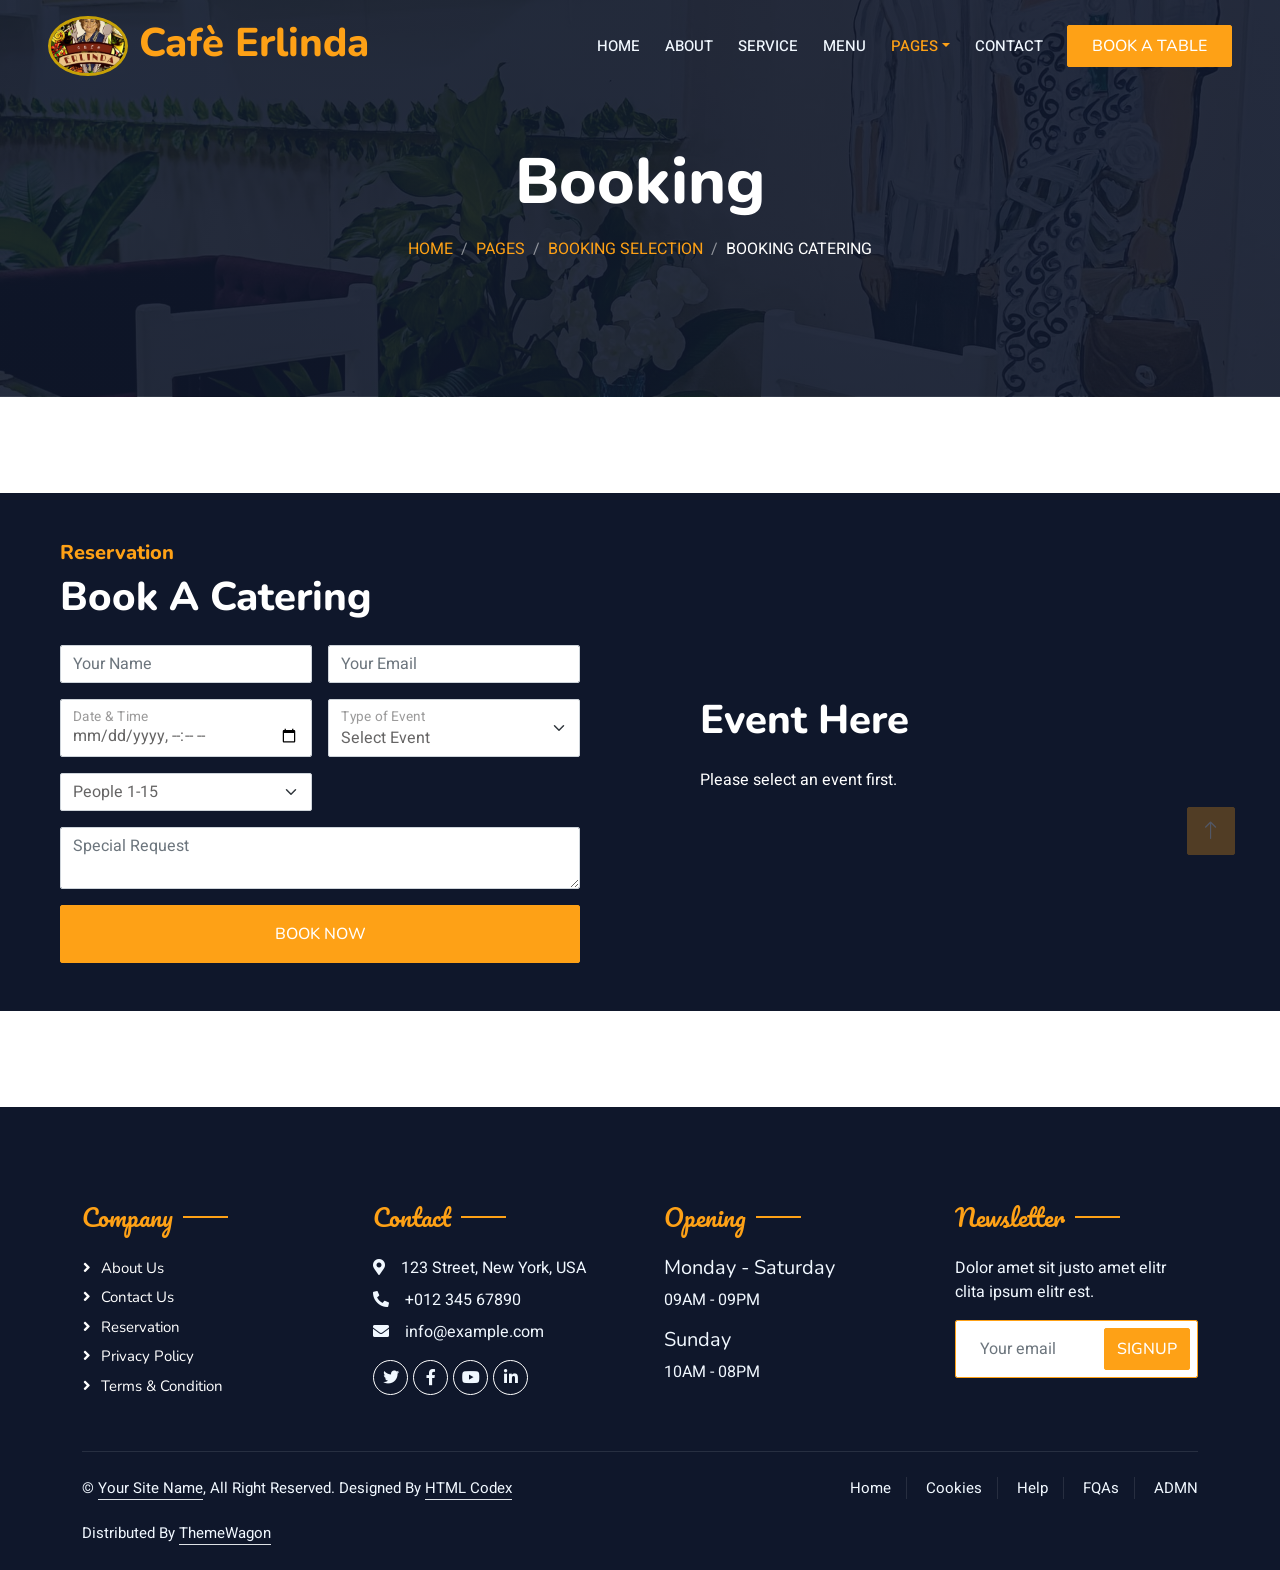
<file: booking-catering.html>
<!DOCTYPE html>
<html lang="en">

<head>
    <meta charset="utf-8">
    <title>Restoran - Bootstrap Restaurant Template</title>
    <meta content="width=device-width, initial-scale=1.0" name="viewport">
    <meta content="" name="keywords">
    <meta content="" name="description">

    <!-- Favicon -->
    <link href="img/favicon.ico" rel="icon">

    <!-- Google Web Fonts -->
    <link rel="preconnect" href="https://fonts.googleapis.com">
    <link rel="preconnect" href="https://fonts.gstatic.com" crossorigin>
    <link href="https://fonts.googleapis.com/css2?family=Heebo:wght@400;500;600&family=Nunito:wght@600;700;800&family=Pacifico&display=swap" rel="stylesheet">

    <!-- Icon Font Stylesheet -->
    <link href="https://cdnjs.cloudflare.com/ajax/libs/font-awesome/5.10.0/css/all.min.css" rel="stylesheet">
    <link href="https://cdn.jsdelivr.net/npm/bootstrap-icons@1.4.1/font/bootstrap-icons.css" rel="stylesheet">

    <!-- Libraries Stylesheet -->
    <link href="lib/animate/animate.min.css" rel="stylesheet">
    <link href="lib/owlcarousel/assets/owl.carousel.min.css" rel="stylesheet">
    <link href="lib/tempusdominus/css/tempusdominus-bootstrap-4.min.css" rel="stylesheet" />

    <!-- Customized Bootstrap Stylesheet -->
    <link href="css/bootstrap.min.css" rel="stylesheet">

    <!-- Template Stylesheet -->
    <link href="css/style.css" rel="stylesheet">
</head>

<body>
    <div class="container-xxl bg-white p-0">
        <!-- Spinner Start -->
        <div id="spinner" class="show bg-white position-fixed translate-middle w-100 vh-100 top-50 start-50 d-flex align-items-center justify-content-center">
            <div class="spinner-border text-primary" style="width: 3rem; height: 3rem;" role="status">
                <span class="sr-only">Loading...</span>
            </div>
        </div>
        <!-- Spinner End -->


        <!-- Navbar & Hero Start -->
        <div class="container-xxl position-relative p-0">
            <nav class="navbar navbar-expand-lg navbar-dark bg-dark px-4 px-lg-5 py-3 py-lg-0">
                <a href="" class="navbar-brand p-0">
                    <h1 class="text-primary m-0"><img src="img/cafe.jpg" alt="Logo" class="logoerlinda"> </i>Cafè Erlinda</h1>
                    <!-- <img src="img/logo.png" alt="Logo"> -->
                </a>
                <button class="navbar-toggler" type="button" data-bs-toggle="collapse" data-bs-target="#navbarCollapse">
                    <span class="fa fa-bars"></span>
                </button>
                <div class="collapse navbar-collapse" id="navbarCollapse">
                    <div class="navbar-nav ms-auto py-0 pe-4">
                        <a href="index.html" class="nav-item nav-link">Home</a>
                        <a href="about.html" class="nav-item nav-link">About</a>
                        <a href="service.html" class="nav-item nav-link">Service</a>
                        <a href="menu.html" class="nav-item nav-link">Menu</a>
                        <div class="nav-item dropdown">
                            <a href="#" class="nav-link dropdown-toggle active" data-bs-toggle="dropdown">Pages</a>
                            <div class="dropdown-menu m-0">
                                <a href="booking.html" class="dropdown-item active">Booking</a>
                                <a href="team.html" class="dropdown-item">Our Team</a>
                                <a href="testimonial.html" class="dropdown-item">Testimonial</a>
                            </div>
                        </div>
                        <a href="contact.html" class="nav-item nav-link">Contact</a>
                    </div>
                    <a href="" class="btn btn-primary py-2 px-4">Book A Table</a>
                </div>
            </nav>

            <div class="container-xxl py-5 bg-dark hero-header mb-5">
                <div class="container text-center my-5 pt-5 pb-4">
                    <h1 class="display-3 text-white mb-3 animated slideInDown">Booking</h1>
                    <nav aria-label="breadcrumb">
                        <ol class="breadcrumb justify-content-center text-uppercase">
                            <li class="breadcrumb-item"><a href="#">Home</a></li>
                            <li class="breadcrumb-item"><a href="#">Pages</a></li>
                            <li class="breadcrumb-item"><a href="booking.html">Booking Selection</a></li>
                            <li class="breadcrumb-item text-white active" aria-current="page">Booking Catering</li>
                        </ol>
                    </nav>
                </div>
            </div>
        </div>
        <!-- Navbar & Hero End -->

        <form action="asset_cafe_catering.php" method="POST">

<div class="container-xxl py-5">
    <div class="row g-4">

        <!-- LEFT FORM -->
        <div class="col-md-6 bg-dark d-flex align-items-center">
            <div class="p-5 w-100">
                <h5 class="text-primary">Reservation</h5>
                <h1 class="text-white mb-4">Book A Catering</h1>

                <div class="row g-3">

                    <div class="col-md-6">
                        <input type="text" class="form-control" name="cname" placeholder="Your Name">
                    </div>

                    <div class="col-md-6">
                        <input type="email" class="form-control" name="cemail" placeholder="Your Email">
                    </div>

                    <div class="col-md-6">
                        <div class="form-floating">
                            <input type="datetime-local" 
                                   class="form-control" 
                                   name="cevent_date">
                            <label>Date & Time</label>
                        </div>
                    </div>

                    <div class="col-md-6">
                        <div class="form-floating">
                            <select class="form-select" id="cevent_type" name="cevent_type">
                                <option value="">Select Event</option>
                                <option value="Birthday">Birthday</option>
                                <option value="Anniversary">Anniversary</option>
                                <option value="Reunion">Reunion</option>
                            </select>
                            <label>Type of Event</label>
                        </div>
                    </div>

                    <div class="col-md-6">
                        <select class="form-select" name="cpeople">
                            <option>People 1-15</option>
                            <option>People 16-30</option>
                            <option>People 31-45</option>
                        </select>
                    </div>

                    <div class="col-12">
                        <textarea class="form-control" name="cspecial_request" placeholder="Special Request"></textarea>
                    </div>

                </div>

                <!-- SUBMIT BUTTON -->
                <div class="mt-3">
                    <button class="btn btn-primary w-100 py-3" type="submit">
                        Book Now
                    </button>
                </div>

            </div>
        </div>

        <!-- RIGHT FORM -->
        <div class="col-md-6 bg-dark d-flex align-items-center">
            <div class="p-5 w-100">

                <h1 class="text-white mb-4" id="eventTitle">Event Here</h1>

                <!-- IMPORTANT: THIS IS NOW INSIDE FORM -->
                <div id="eventFormContent">
                    <p class="text-white">Please select an event first.</p>
                </div>

            </div>
        </div>

    </div>
</div>

</form>

        <!-- Footer Start -->
        <div class="container-fluid bg-dark text-light footer pt-5 mt-5 wow fadeIn" data-wow-delay="0.1s">
            <div class="container py-5">
                <div class="row g-5">
                    <div class="col-lg-3 col-md-6">
                        <h4 class="section-title ff-secondary text-start text-primary fw-normal mb-4">Company</h4>
                        <a class="btn btn-link" href="">About Us</a>
                        <a class="btn btn-link" href="">Contact Us</a>
                        <a class="btn btn-link" href="">Reservation</a>
                        <a class="btn btn-link" href="">Privacy Policy</a>
                        <a class="btn btn-link" href="">Terms & Condition</a>
                    </div>
                    <div class="col-lg-3 col-md-6">
                        <h4 class="section-title ff-secondary text-start text-primary fw-normal mb-4">Contact</h4>
                        <p class="mb-2"><i class="fa fa-map-marker-alt me-3"></i>123 Street, New York, USA</p>
                        <p class="mb-2"><i class="fa fa-phone-alt me-3"></i>+012 345 67890</p>
                        <p class="mb-2"><i class="fa fa-envelope me-3"></i>info@example.com</p>
                        <div class="d-flex pt-2">
                            <a class="btn btn-outline-light btn-social" href=""><i class="fab fa-twitter"></i></a>
                            <a class="btn btn-outline-light btn-social" href=""><i class="fab fa-facebook-f"></i></a>
                            <a class="btn btn-outline-light btn-social" href=""><i class="fab fa-youtube"></i></a>
                            <a class="btn btn-outline-light btn-social" href=""><i class="fab fa-linkedin-in"></i></a>
                        </div>
                    </div>
                    <div class="col-lg-3 col-md-6">
                        <h4 class="section-title ff-secondary text-start text-primary fw-normal mb-4">Opening</h4>
                        <h5 class="text-light fw-normal">Monday - Saturday</h5>
                        <p>09AM - 09PM</p>
                        <h5 class="text-light fw-normal">Sunday</h5>
                        <p>10AM - 08PM</p>
                    </div>
                    <div class="col-lg-3 col-md-6">
                        <h4 class="section-title ff-secondary text-start text-primary fw-normal mb-4">Newsletter</h4>
                        <p>Dolor amet sit justo amet elitr clita ipsum elitr est.</p>
                        <div class="position-relative mx-auto" style="max-width: 400px;">
                            <input class="form-control border-primary w-100 py-3 ps-4 pe-5" type="text" placeholder="Your email">
                            <button type="button" class="btn btn-primary py-2 position-absolute top-0 end-0 mt-2 me-2">SignUp</button>
                        </div>
                    </div>
                </div>
            </div>
            <div class="container">
                <div class="copyright">
                    <div class="row">
                        <div class="col-md-6 text-center text-md-start mb-3 mb-md-0">
                            &copy; <a class="border-bottom" href="#">Your Site Name</a>, All Right Reserved. 
							
							<!--/*** This template is free as long as you keep the footer author’s credit link/attribution link/backlink. If you'd like to use the template without the footer author’s credit link/attribution link/backlink, you can purchase the Credit Removal License from "https://htmlcodex.com/credit-removal". Thank you for your support. ***/-->
							Designed By <a class="border-bottom" href="https://htmlcodex.com">HTML Codex</a><br><br>
                            Distributed By <a class="border-bottom" href="https://themewagon.com" target="_blank">ThemeWagon</a>
                        </div>
                        <div class="col-md-6 text-center text-md-end">
                            <div class="footer-menu">
                                <a href="">Home</a>
                                <a href="">Cookies</a>
                                <a href="">Help</a>
                                <a href="">FQAs</a>
								<a href="../login.php">ADMN</a>
                            </div>
                        </div>
                    </div>
                </div>
            </div>
        </div>
        <!-- Footer End -->


        <!-- Back to Top -->
        <a href="#" class="btn btn-lg btn-primary btn-lg-square back-to-top"><i class="bi bi-arrow-up"></i></a>
    </div>

    <!-- JavaScript Libraries -->
    <script src="https://code.jquery.com/jquery-3.4.1.min.js"></script>
    <script src="https://cdn.jsdelivr.net/npm/bootstrap@5.0.0/dist/js/bootstrap.bundle.min.js"></script>
    <script src="lib/wow/wow.min.js"></script>
    <script src="lib/easing/easing.min.js"></script>
    <script src="lib/waypoints/waypoints.min.js"></script>
    <script src="lib/counterup/counterup.min.js"></script>
    <script src="lib/owlcarousel/owl.carousel.min.js"></script>
    <script src="lib/tempusdominus/js/moment.min.js"></script>
    <script src="lib/tempusdominus/js/moment-timezone.min.js"></script>
    <script src="lib/tempusdominus/js/tempusdominus-bootstrap-4.min.js"></script>

    <!-- Template Javascript -->
    <script src="js/main.js"></script>



<script>
document.addEventListener("DOMContentLoaded", function () {

    console.log("JS WORKING");

    const eventSelect = document.getElementById("cevent_type");
    const title = document.getElementById("eventTitle");
    const formContent = document.getElementById("eventFormContent");

    eventSelect.addEventListener("change", function () {
        console.log("EVENT CHANGED:", this.value);

        const event = this.value;

        if (!event) {
            title.innerText = "Event Here";
            formContent.innerHTML = "<p class='text-white'>Please select an event first.</p>";
            return;
        }

        title.innerText = event + " Party";

        if (event === "Birthday") {
            formContent.innerHTML = `
                <input name="cbirthday_name" id="cbirthday_name" class="form-control mb-3" placeholder="Birthday Person Name" required>
                <input name="cage" class="form-control mb-3" placeholder="Age Turning" required>
                <input name="ctheme" class="form-control mb-3" placeholder="Theme (optional)">
            `;
        } 
        else if (event === "Anniversary") {
            formContent.innerHTML = `
                <input name="ccouple_name" class="form-control mb-3" placeholder="Couple Name" required>
                <input name="cyears" class="form-control mb-3" placeholder="Years Celebrating" required>
            `;
        } 
        else if (event === "Reunion") {
            formContent.innerHTML = `
                <input name="cgroup_name" class="form-control mb-3" placeholder="Batch / Group Name" required>
                <input name="cyear_grad" class="form-control mb-3" placeholder="Year Graduated" required>
            `;
        }
    });

});
</script>
<script>
document.querySelector("form").addEventListener("submit", function(e) {
    const eventType = document.getElementById("cevent_type").value;
    const dynamicInputs = document.querySelectorAll("#eventFormContent input");

    // If event selected but no dynamic inputs exist
    if (eventType && dynamicInputs.length === 0) {
        alert("Please reselect the event type.");
        e.preventDefault();
        return;
    }

    // Check if dynamic inputs are filled
    for (let input of dynamicInputs) {
        if (input.hasAttribute("required") && input.value.trim() === "") {
            alert("Please fill all event details.");
            input.focus();
            e.preventDefault();
            return;
        }
    }
});
</script>
</script>
</body>

</html>
</file>
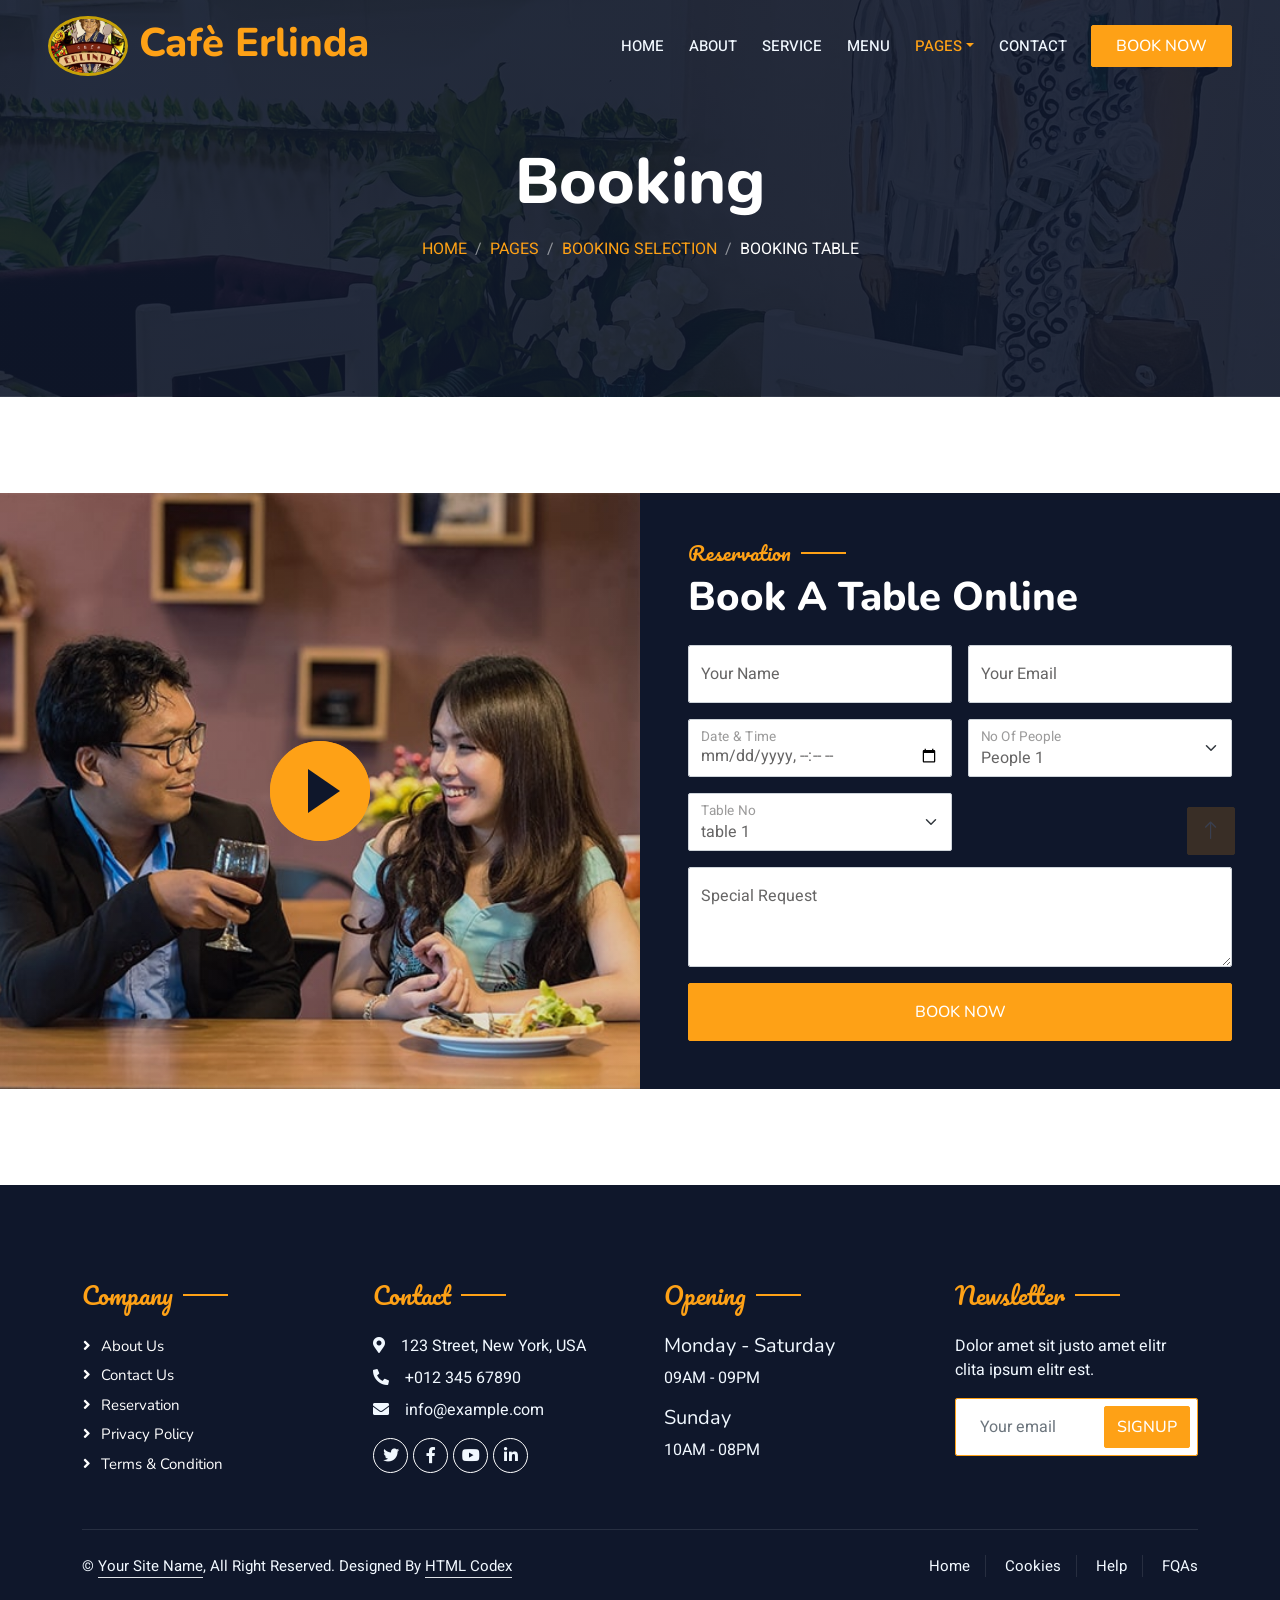
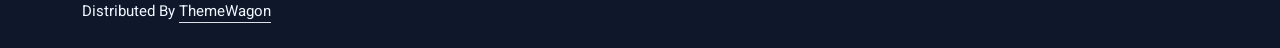
<file: booking-table.html>
<!DOCTYPE html>
<html lang="en">

<head>
    <meta charset="utf-8">
    <title>Restoran - Bootstrap Restaurant Template</title>
    <meta content="width=device-width, initial-scale=1.0" name="viewport">
    <meta content="" name="keywords">
    <meta content="" name="description">

    <!-- Favicon -->
    <link href="img/favicon.ico" rel="icon">

    <!-- Google Web Fonts -->
    <link rel="preconnect" href="https://fonts.googleapis.com">
    <link rel="preconnect" href="https://fonts.gstatic.com" crossorigin>
    <link href="https://fonts.googleapis.com/css2?family=Heebo:wght@400;500;600&family=Nunito:wght@600;700;800&family=Pacifico&display=swap" rel="stylesheet">

    <!-- Icon Font Stylesheet -->
    <link href="https://cdnjs.cloudflare.com/ajax/libs/font-awesome/5.10.0/css/all.min.css" rel="stylesheet">
    <link href="https://cdn.jsdelivr.net/npm/bootstrap-icons@1.4.1/font/bootstrap-icons.css" rel="stylesheet">

    <!-- Libraries Stylesheet -->
    <link href="lib/animate/animate.min.css" rel="stylesheet">
    <link href="lib/owlcarousel/assets/owl.carousel.min.css" rel="stylesheet">
    <link href="lib/tempusdominus/css/tempusdominus-bootstrap-4.min.css" rel="stylesheet" />

    <!-- Customized Bootstrap Stylesheet -->
    <link href="css/bootstrap.min.css" rel="stylesheet">

    <!-- Template Stylesheet -->
    <link href="css/style.css" rel="stylesheet">
</head>

<body>
    <div class="container-xxl bg-white p-0">
        <!-- Spinner Start -->
        <div id="spinner" class="show bg-white position-fixed translate-middle w-100 vh-100 top-50 start-50 d-flex align-items-center justify-content-center">
            <div class="spinner-border text-primary" style="width: 3rem; height: 3rem;" role="status">
                <span class="sr-only">Loading...</span>
            </div>
        </div>
        <!-- Spinner End -->


        <!-- Navbar & Hero Start -->
        <div class="container-xxl position-relative p-0">
            <nav class="navbar navbar-expand-lg navbar-dark bg-dark px-4 px-lg-5 py-3 py-lg-0">
                <a href="" class="navbar-brand p-0">
                    <h1 class="text-primary m-0"><img src="img/cafe.jpg" alt="Logo" class="logoerlinda"> </i>Cafè Erlinda</h1>
                    <!-- <img src="img/logo.png" alt="Logo"> -->
                </a>
                <button class="navbar-toggler" type="button" data-bs-toggle="collapse" data-bs-target="#navbarCollapse">
                    <span class="fa fa-bars"></span>
                </button>
                <div class="collapse navbar-collapse" id="navbarCollapse">
                    <div class="navbar-nav ms-auto py-0 pe-4">
                        <a href="index.html" class="nav-item nav-link">Home</a>
                        <a href="about.html" class="nav-item nav-link">About</a>
                        <a href="service.html" class="nav-item nav-link">Service</a>
                        <a href="menu.html" class="nav-item nav-link">Menu</a>
                        <div class="nav-item dropdown">
                            <a href="#" class="nav-link dropdown-toggle active" data-bs-toggle="dropdown">Pages</a>
                            <div class="dropdown-menu m-0">
                                <a href="booking.html" class="dropdown-item active">Booking</a>
                                <a href="team.html" class="dropdown-item">Our Team</a>
                                <a href="testimonial.html" class="dropdown-item">Testimonial</a>
                            </div>
                        </div>
                        <a href="contact.html" class="nav-item nav-link">Contact</a>
                    </div>
                    <a href="" class="btn btn-primary py-2 px-4">Book Now</a>
                </div>
            </nav>

            <div class="container-xxl py-5 bg-dark hero-header mb-5">
                <div class="container text-center my-5 pt-5 pb-4">
                    <h1 class="display-3 text-white mb-3 animated slideInDown">Booking</h1>
                    <nav aria-label="breadcrumb">
                        <ol class="breadcrumb justify-content-center text-uppercase">
                            <li class="breadcrumb-item"><a href="#">Home</a></li>
                            <li class="breadcrumb-item"><a href="#">Pages</a></li>
                            <li class="breadcrumb-item"><a href="booking.html">Booking Selection</a></li>
                            <li class="breadcrumb-item text-white active" aria-current="page">Booking Table</li>
                        </ol>
                    </nav>
                </div>
            </div>
        </div>
        <!-- Navbar & Hero End -->


        <!-- Reservation Start -->
        <div class="container-xxl py-5 px-0 wow fadeInUp" data-wow-delay="0.1s">
            <div class="row g-0">
                <div class="col-md-6">
                    <div class="video">
                        <button type="button" class="btn-play" data-bs-toggle="modal" data-src="https://www.youtube.com/embed/DWRcNpR6Kdc" data-bs-target="#videoModal">
                            <span></span>
                        </button>
                    </div>
                </div>
                <div class="col-md-6 bg-dark d-flex align-items-center">
                    <div class="p-5 wow fadeInUp" data-wow-delay="0.2s">
                        <h5 class="section-title ff-secondary text-start text-primary fw-normal">Reservation</h5>
                        <h1 class="text-white mb-4">Book A Table Online</h1>
                        <form action="asset_cafe_table.php" method="POST">  
                            <div class="row g-3">
                                <div class="col-md-6">
                                    <div class="form-floating">
                                        <input type="text" class="form-control" name="tfull_name" id="tfull_name" placeholder="Your Name">
                                        <label for="name">Your Name</label>
                                    </div>
                                </div>
                                <div class="col-md-6">
                                    <div class="form-floating">
                                        <input type="email" class="form-control" name="temail" id="temail" placeholder="Your Email">
                                        <label for="email">Your Email</label>
                                    </div>
                                </div>
                                <div class="col-md-6">
    <div class="form-floating">
        <input type="datetime-local" 
               class="form-control" 
               name="tdate_time" 
               id="tdate_time" 
               placeholder="Date & Time">
        <label for="tdate_time">Date & Time</label>
    </div>
</div>
                                <div class="col-md-6">
                                    <div class="form-floating">
                                        <select class="form-select" name="tno_people" id="tno_people">
                                          <option value="1">People 1</option>
                                          <option value="2">People 2</option>
                                          <option value="3">People 3</option>
                                        </select>
                                        <label for="select1">No Of People</label>
                                      </div>
                                </div>
                                <div class="col-md-6">
                                    <div class="form-floating">
                                        <select class="form-select" name="ttable" id="ttable">
                                          <option value="1">table 1</option>
                                          <option value="2">table 2</option>
                                          <option value="3">table 3</option>
                                        </select>
                                        <label for="select1">Table No</label>
                                      </div>
                                </div>
                                <div class="col-12">
                                    <div class="form-floating">
                                        <textarea class="form-control" placeholder="Special Request" name="tmessage" id="tmessage" style="height: 100px"></textarea>
                                        <label for="message">Special Request</label>
                                    </div>
                                </div>
                                <div class="col-12">
                                    <button class="btn btn-primary w-100 py-3" type="submit">Book Now</button>
                                </div>
                            </div>
                        </form>
                    </div>
                </div>
            </div>
        </div>

        <div class="modal fade" id="videoModal" tabindex="-1" aria-labelledby="exampleModalLabel" aria-hidden="true">
            <div class="modal-dialog">
                <div class="modal-content rounded-0">
                    <div class="modal-header">
                        <h5 class="modal-title" id="exampleModalLabel">Youtube Video</h5>
                        <button type="button" class="btn-close" data-bs-dismiss="modal" aria-label="Close"></button>
                    </div>
                    <div class="modal-body">
                        <!-- 16:9 aspect ratio -->
                        <div class="ratio ratio-16x9">
                            <iframe class="embed-responsive-item" src="" id="video" allowfullscreen allowscriptaccess="always"
                                allow="autoplay"></iframe>
                        </div>
                    </div>
                </div>
            </div>
        </div>
        <!-- Reservation Start -->
        

        <!-- Footer Start -->
        <div class="container-fluid bg-dark text-light footer pt-5 mt-5 wow fadeIn" data-wow-delay="0.1s">
            <div class="container py-5">
                <div class="row g-5">
                    <div class="col-lg-3 col-md-6">
                        <h4 class="section-title ff-secondary text-start text-primary fw-normal mb-4">Company</h4>
                        <a class="btn btn-link" href="">About Us</a>
                        <a class="btn btn-link" href="">Contact Us</a>
                        <a class="btn btn-link" href="">Reservation</a>
                        <a class="btn btn-link" href="">Privacy Policy</a>
                        <a class="btn btn-link" href="">Terms & Condition</a>
                    </div>
                    <div class="col-lg-3 col-md-6">
                        <h4 class="section-title ff-secondary text-start text-primary fw-normal mb-4">Contact</h4>
                        <p class="mb-2"><i class="fa fa-map-marker-alt me-3"></i>123 Street, New York, USA</p>
                        <p class="mb-2"><i class="fa fa-phone-alt me-3"></i>+012 345 67890</p>
                        <p class="mb-2"><i class="fa fa-envelope me-3"></i>info@example.com</p>
                        <div class="d-flex pt-2">
                            <a class="btn btn-outline-light btn-social" href=""><i class="fab fa-twitter"></i></a>
                            <a class="btn btn-outline-light btn-social" href=""><i class="fab fa-facebook-f"></i></a>
                            <a class="btn btn-outline-light btn-social" href=""><i class="fab fa-youtube"></i></a>
                            <a class="btn btn-outline-light btn-social" href=""><i class="fab fa-linkedin-in"></i></a>
                        </div>
                    </div>
                    <div class="col-lg-3 col-md-6">
                        <h4 class="section-title ff-secondary text-start text-primary fw-normal mb-4">Opening</h4>
                        <h5 class="text-light fw-normal">Monday - Saturday</h5>
                        <p>09AM - 09PM</p>
                        <h5 class="text-light fw-normal">Sunday</h5>
                        <p>10AM - 08PM</p>
                    </div>
                    <div class="col-lg-3 col-md-6">
                        <h4 class="section-title ff-secondary text-start text-primary fw-normal mb-4">Newsletter</h4>
                        <p>Dolor amet sit justo amet elitr clita ipsum elitr est.</p>
                        <div class="position-relative mx-auto" style="max-width: 400px;">
                            <input class="form-control border-primary w-100 py-3 ps-4 pe-5" type="text" placeholder="Your email">
                            <button type="button" class="btn btn-primary py-2 position-absolute top-0 end-0 mt-2 me-2">SignUp</button>
                        </div>
                    </div>
                </div>
            </div>
            <div class="container">
                <div class="copyright">
                    <div class="row">
                        <div class="col-md-6 text-center text-md-start mb-3 mb-md-0">
                            &copy; <a class="border-bottom" href="#">Your Site Name</a>, All Right Reserved. 
							
							<!--/*** This template is free as long as you keep the footer author’s credit link/attribution link/backlink. If you'd like to use the template without the footer author’s credit link/attribution link/backlink, you can purchase the Credit Removal License from "https://htmlcodex.com/credit-removal". Thank you for your support. ***/-->
							Designed By <a class="border-bottom" href="https://htmlcodex.com">HTML Codex</a><br><br>
                            Distributed By <a class="border-bottom" href="https://themewagon.com" target="_blank">ThemeWagon</a>
                        </div>
                        <div class="col-md-6 text-center text-md-end">
                            <div class="footer-menu">
                                <a href="">Home</a>
                                <a href="">Cookies</a>
                                <a href="">Help</a>
                                <a href="">FQAs</a>
                            </div>
                        </div>
                    </div>
                </div>
            </div>
        </div>
        <!-- Footer End -->


        <!-- Back to Top -->
        <a href="#" class="btn btn-lg btn-primary btn-lg-square back-to-top"><i class="bi bi-arrow-up"></i></a>
    </div>

    <!-- JavaScript Libraries -->
    <script src="https://code.jquery.com/jquery-3.4.1.min.js"></script>
    <script src="https://cdn.jsdelivr.net/npm/bootstrap@5.0.0/dist/js/bootstrap.bundle.min.js"></script>
    <script src="lib/wow/wow.min.js"></script>
    <script src="lib/easing/easing.min.js"></script>
    <script src="lib/waypoints/waypoints.min.js"></script>
    <script src="lib/counterup/counterup.min.js"></script>
    <script src="lib/owlcarousel/owl.carousel.min.js"></script>
    <script src="lib/tempusdominus/js/moment.min.js"></script>
    <script src="lib/tempusdominus/js/moment-timezone.min.js"></script>
    <script src="lib/tempusdominus/js/tempusdominus-bootstrap-4.min.js"></script>

    <!-- Template Javascript -->
    <script src="js/main.js"></script>
</body>

</html>
</file>
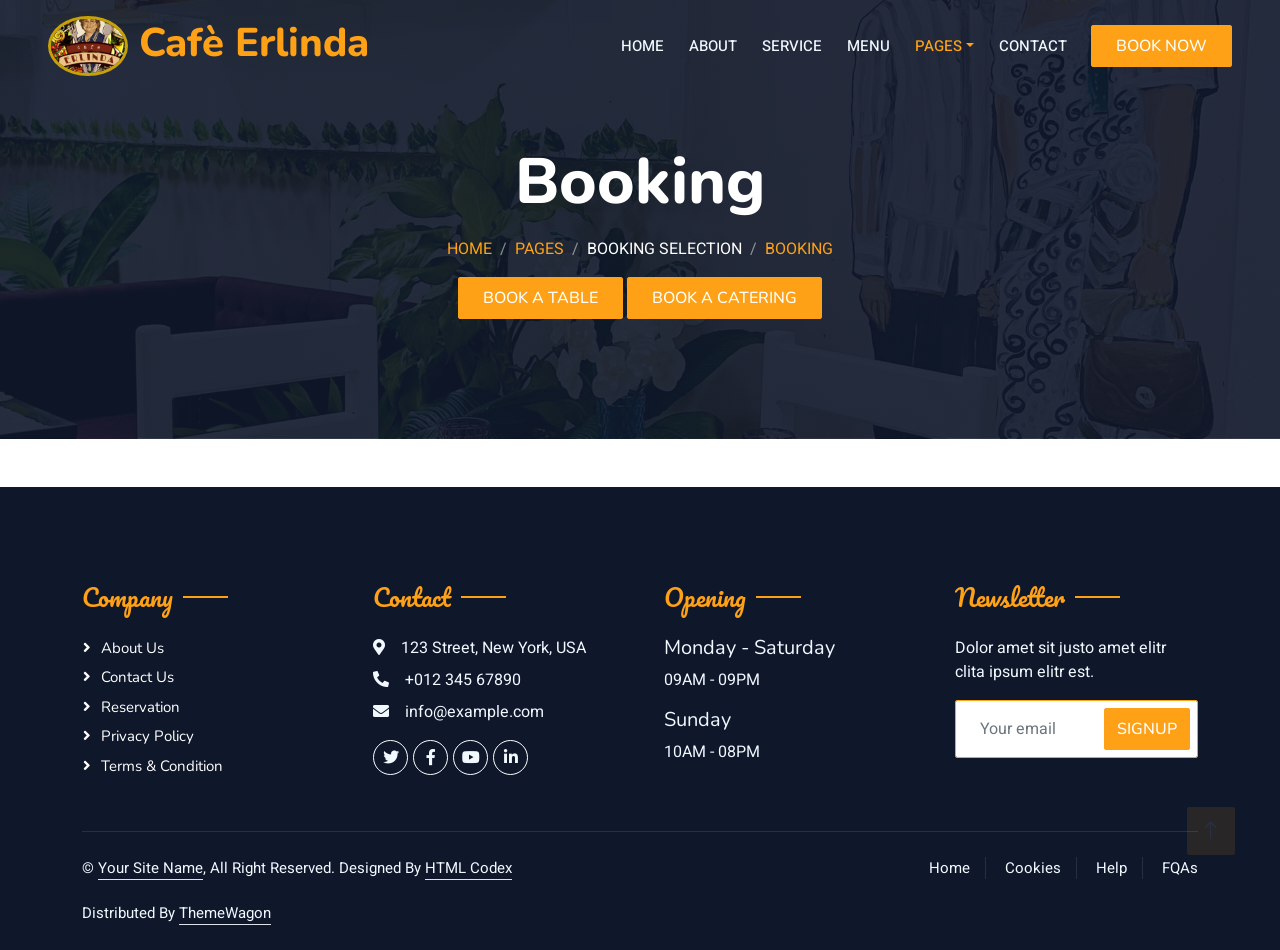
<file: booking.html>
<!DOCTYPE html>
<html lang="en">

<head>
    <meta charset="utf-8">
    <title>Restoran - Bootstrap Restaurant Template</title>
    <meta content="width=device-width, initial-scale=1.0" name="viewport">
    <meta content="" name="keywords">
    <meta content="" name="description">

    <!-- Favicon -->
    <link href="img/favicon.ico" rel="icon">

    <!-- Google Web Fonts -->
    <link rel="preconnect" href="https://fonts.googleapis.com">
    <link rel="preconnect" href="https://fonts.gstatic.com" crossorigin>
    <link href="https://fonts.googleapis.com/css2?family=Heebo:wght@400;500;600&family=Nunito:wght@600;700;800&family=Pacifico&display=swap" rel="stylesheet">

    <!-- Icon Font Stylesheet -->
    <link href="https://cdnjs.cloudflare.com/ajax/libs/font-awesome/5.10.0/css/all.min.css" rel="stylesheet">
    <link href="https://cdn.jsdelivr.net/npm/bootstrap-icons@1.4.1/font/bootstrap-icons.css" rel="stylesheet">

    <!-- Libraries Stylesheet -->
    <link href="lib/animate/animate.min.css" rel="stylesheet">
    <link href="lib/owlcarousel/assets/owl.carousel.min.css" rel="stylesheet">
    <link href="lib/tempusdominus/css/tempusdominus-bootstrap-4.min.css" rel="stylesheet" />

    <!-- Customized Bootstrap Stylesheet -->
    <link href="css/bootstrap.min.css" rel="stylesheet">

    <!-- Template Stylesheet -->
    <link href="css/style.css" rel="stylesheet">
</head>

<body>
    <div class="container-xxl bg-white p-0">
        <!-- Spinner Start -->
        <div id="spinner" class="show bg-white position-fixed translate-middle w-100 vh-100 top-50 start-50 d-flex align-items-center justify-content-center">
            <div class="spinner-border text-primary" style="width: 3rem; height: 3rem;" role="status">
                <span class="sr-only">Loading...</span>
            </div>
        </div>
        <!-- Spinner End -->


        <!-- Navbar & Hero Start -->
        <div class="container-xxl position-relative p-0">
            <nav class="navbar navbar-expand-lg navbar-dark bg-dark px-4 px-lg-5 py-3 py-lg-0">
                <a href="" class="navbar-brand p-0">
                    <h1 class="text-primary m-0"><img src="img/cafe.jpg" alt="Logo" class="logoerlinda"> </i>Cafè Erlinda</h1>
                    <!-- <img src="img/logo.png" alt="Logo"> -->
                </a>
                <button class="navbar-toggler" type="button" data-bs-toggle="collapse" data-bs-target="#navbarCollapse">
                    <span class="fa fa-bars"></span>
                </button>
                <div class="collapse navbar-collapse" id="navbarCollapse">
                    <div class="navbar-nav ms-auto py-0 pe-4">
                        <a href="index.html" class="nav-item nav-link">Home</a>
                        <a href="about.html" class="nav-item nav-link">About</a>
                        <a href="service.html" class="nav-item nav-link">Service</a>
                        <a href="menu.html" class="nav-item nav-link">Menu</a>
                        <div class="nav-item dropdown">
                            <a href="#" class="nav-link dropdown-toggle active" data-bs-toggle="dropdown">Pages</a>
                            <div class="dropdown-menu m-0">
                                <a href="booking.html" class="dropdown-item active">Booking</a>
                                <a href="team.html" class="dropdown-item">Our Team</a>
                                <a href="testimonial.html" class="dropdown-item">Testimonial</a>
                            </div>
                        </div>
                        <a href="contact.html" class="nav-item nav-link">Contact</a>
                    </div>
                    <a href="" class="btn btn-primary py-2 px-4">Book Now</a>
                </div>
            </nav>

            <div class="container-xxl py-5 bg-dark hero-header mb-5">
                <div class="container text-center my-5 pt-5 pb-4">
                    <h1 class="display-3 text-white mb-3 animated slideInDown">Booking</h1>
                    <nav aria-label="breadcrumb">
                        <ol class="breadcrumb justify-content-center text-uppercase">
                            <li class="breadcrumb-item"><a href="#">Home</a></li>
                            <li class="breadcrumb-item"><a href="#">Pages</a></li>
                            <li class="breadcrumb-item text-white active" aria-current="page">Booking Selection</li>
                            <li class="breadcrumb-item"><a href="#">BOOKING</a></li>
                            
                        </ol>
                         <a href="booking-table.html" class="btn btn-primary py-2 px-4">Book a Table</a>
                         <a href="booking-catering.html" class="btn btn-primary py-2 px-4">Book a Catering</a>
                    </nav>
                </div>
            </div>
        </div>
        <!-- Navbar & Hero End -->

<!--
       
        <div class="container-xxl py-5 px-0 wow fadeInUp" data-wow-delay="0.1s">
            <div class="row g-0">
                <div class="col-md-6">
                    <div class="video">
                        <button type="button" class="btn-play" data-bs-toggle="modal" data-src="https://www.youtube.com/embed/DWRcNpR6Kdc" data-bs-target="#videoModal">
                            <span></span>
                        </button>
                    </div>
                </div>
                <div class="col-md-6 bg-dark d-flex align-items-center">
                    <div class="p-5 wow fadeInUp" data-wow-delay="0.2s">
                        <h5 class="section-title ff-secondary text-start text-primary fw-normal">Reservation</h5>
                        <h1 class="text-white mb-4">Book A Table Online</h1>
                        <form>
                            <div class="row g-3">
                                <div class="col-md-6">
                                    <div class="form-floating">
                                        <input type="text" class="form-control" id="name" placeholder="Your Name">
                                        <label for="name">Your Name</label>
                                    </div>
                                </div>
                                <div class="col-md-6">
                                    <div class="form-floating">
                                        <input type="email" class="form-control" id="email" placeholder="Your Email">
                                        <label for="email">Your Email</label>
                                    </div>
                                </div>
                                <div class="col-md-6">
                                    <div class="form-floating date" id="date3" data-target-input="nearest">
                                        <input type="text" class="form-control datetimepicker-input" id="datetime" placeholder="Date & Time" data-target="#date3" data-toggle="datetimepicker" />
                                        <label for="datetime">Date & Time</label>
                                    </div>
                                </div>
                                <div class="col-md-6">
                                    <div class="form-floating">
                                        <select class="form-select" id="select1">
                                          <option value="1">People 1</option>
                                          <option value="2">People 2</option>
                                          <option value="3">People 3</option>
                                        </select>
                                        <label for="select1">No Of People</label>
                                      </div>
                                </div>
                                <div class="col-12">
                                    <div class="form-floating">
                                        <textarea class="form-control" placeholder="Special Request" id="message" style="height: 100px"></textarea>
                                        <label for="message">Special Request</label>
                                    </div>
                                </div>
                                <div class="col-12">
                                    <button class="btn btn-primary w-100 py-3" type="submit">Book Now</button>
                                </div>
                            </div>
                        </form>
                    </div>
                </div>
            </div>
        </div>

        <div class="modal fade" id="videoModal" tabindex="-1" aria-labelledby="exampleModalLabel" aria-hidden="true">
            <div class="modal-dialog">
                <div class="modal-content rounded-0">
                    <div class="modal-header">
                        <h5 class="modal-title" id="exampleModalLabel">Youtube Video</h5>
                        <button type="button" class="btn-close" data-bs-dismiss="modal" aria-label="Close"></button>
                    </div>
                    <div class="modal-body">
                        
                        <div class="ratio ratio-16x9">
                            <iframe class="embed-responsive-item" src="" id="video" allowfullscreen allowscriptaccess="always"
                                allow="autoplay"></iframe>
                        </div>
                    </div>
                </div>
            </div>
        </div>

    -->
    
        <!-- Footer Start -->
        <div class="container-fluid bg-dark text-light footer pt-5 mt-5 wow fadeIn" data-wow-delay="0.1s">
            <div class="container py-5">
                <div class="row g-5">
                    <div class="col-lg-3 col-md-6">
                        <h4 class="section-title ff-secondary text-start text-primary fw-normal mb-4">Company</h4>
                        <a class="btn btn-link" href="">About Us</a>
                        <a class="btn btn-link" href="">Contact Us</a>
                        <a class="btn btn-link" href="">Reservation</a>
                        <a class="btn btn-link" href="">Privacy Policy</a>
                        <a class="btn btn-link" href="">Terms & Condition</a>
                    </div>
                    <div class="col-lg-3 col-md-6">
                        <h4 class="section-title ff-secondary text-start text-primary fw-normal mb-4">Contact</h4>
                        <p class="mb-2"><i class="fa fa-map-marker-alt me-3"></i>123 Street, New York, USA</p>
                        <p class="mb-2"><i class="fa fa-phone-alt me-3"></i>+012 345 67890</p>
                        <p class="mb-2"><i class="fa fa-envelope me-3"></i>info@example.com</p>
                        <div class="d-flex pt-2">
                            <a class="btn btn-outline-light btn-social" href=""><i class="fab fa-twitter"></i></a>
                            <a class="btn btn-outline-light btn-social" href=""><i class="fab fa-facebook-f"></i></a>
                            <a class="btn btn-outline-light btn-social" href=""><i class="fab fa-youtube"></i></a>
                            <a class="btn btn-outline-light btn-social" href=""><i class="fab fa-linkedin-in"></i></a>
                        </div>
                    </div>
                    <div class="col-lg-3 col-md-6">
                        <h4 class="section-title ff-secondary text-start text-primary fw-normal mb-4">Opening</h4>
                        <h5 class="text-light fw-normal">Monday - Saturday</h5>
                        <p>09AM - 09PM</p>
                        <h5 class="text-light fw-normal">Sunday</h5>
                        <p>10AM - 08PM</p>
                    </div>
                    <div class="col-lg-3 col-md-6">
                        <h4 class="section-title ff-secondary text-start text-primary fw-normal mb-4">Newsletter</h4>
                        <p>Dolor amet sit justo amet elitr clita ipsum elitr est.</p>
                        <div class="position-relative mx-auto" style="max-width: 400px;">
                            <input class="form-control border-primary w-100 py-3 ps-4 pe-5" type="text" placeholder="Your email">
                            <button type="button" class="btn btn-primary py-2 position-absolute top-0 end-0 mt-2 me-2">SignUp</button>
                        </div>
                    </div>
                </div>
            </div>
            <div class="container">
                <div class="copyright">
                    <div class="row">
                        <div class="col-md-6 text-center text-md-start mb-3 mb-md-0">
                            &copy; <a class="border-bottom" href="#">Your Site Name</a>, All Right Reserved. 
							
							<!--/*** This template is free as long as you keep the footer author’s credit link/attribution link/backlink. If you'd like to use the template without the footer author’s credit link/attribution link/backlink, you can purchase the Credit Removal License from "https://htmlcodex.com/credit-removal". Thank you for your support. ***/-->
							Designed By <a class="border-bottom" href="https://htmlcodex.com">HTML Codex</a><br><br>
                            Distributed By <a class="border-bottom" href="https://themewagon.com" target="_blank">ThemeWagon</a>
                        </div>
                        <div class="col-md-6 text-center text-md-end">
                            <div class="footer-menu">
                                <a href="">Home</a>
                                <a href="">Cookies</a>
                                <a href="">Help</a>
                                <a href="">FQAs</a>
                            </div>
                        </div>
                    </div>
                </div>
            </div>
        </div>
        <!-- Footer End -->


        <!-- Back to Top -->
        <a href="#" class="btn btn-lg btn-primary btn-lg-square back-to-top"><i class="bi bi-arrow-up"></i></a>
    </div>

    <!-- JavaScript Libraries -->
    <script src="https://code.jquery.com/jquery-3.4.1.min.js"></script>
    <script src="https://cdn.jsdelivr.net/npm/bootstrap@5.0.0/dist/js/bootstrap.bundle.min.js"></script>
    <script src="lib/wow/wow.min.js"></script>
    <script src="lib/easing/easing.min.js"></script>
    <script src="lib/waypoints/waypoints.min.js"></script>
    <script src="lib/counterup/counterup.min.js"></script>
    <script src="lib/owlcarousel/owl.carousel.min.js"></script>
    <script src="lib/tempusdominus/js/moment.min.js"></script>
    <script src="lib/tempusdominus/js/moment-timezone.min.js"></script>
    <script src="lib/tempusdominus/js/tempusdominus-bootstrap-4.min.js"></script>

    <!-- Template Javascript -->
    <script src="js/main.js"></script>

    <script>
document.querySelector("form").addEventListener("submit", function(e) {
    const eventType = document.getElementById("cevent_type").value;
    const dynamicInputs = document.querySelectorAll("#eventFormContent input");

    // If event selected but no dynamic inputs exist
    if (eventType && dynamicInputs.length === 0) {
        alert("Please reselect the event type.");
        e.preventDefault();
        return;
    }

    // Check if dynamic inputs are filled
    for (let input of dynamicInputs) {
        if (input.hasAttribute("required") && input.value.trim() === "") {
            alert("Please fill all event details.");
            input.focus();
            e.preventDefault();
            return;
        }
    }
});
</script>
</body>

</html>
</file>
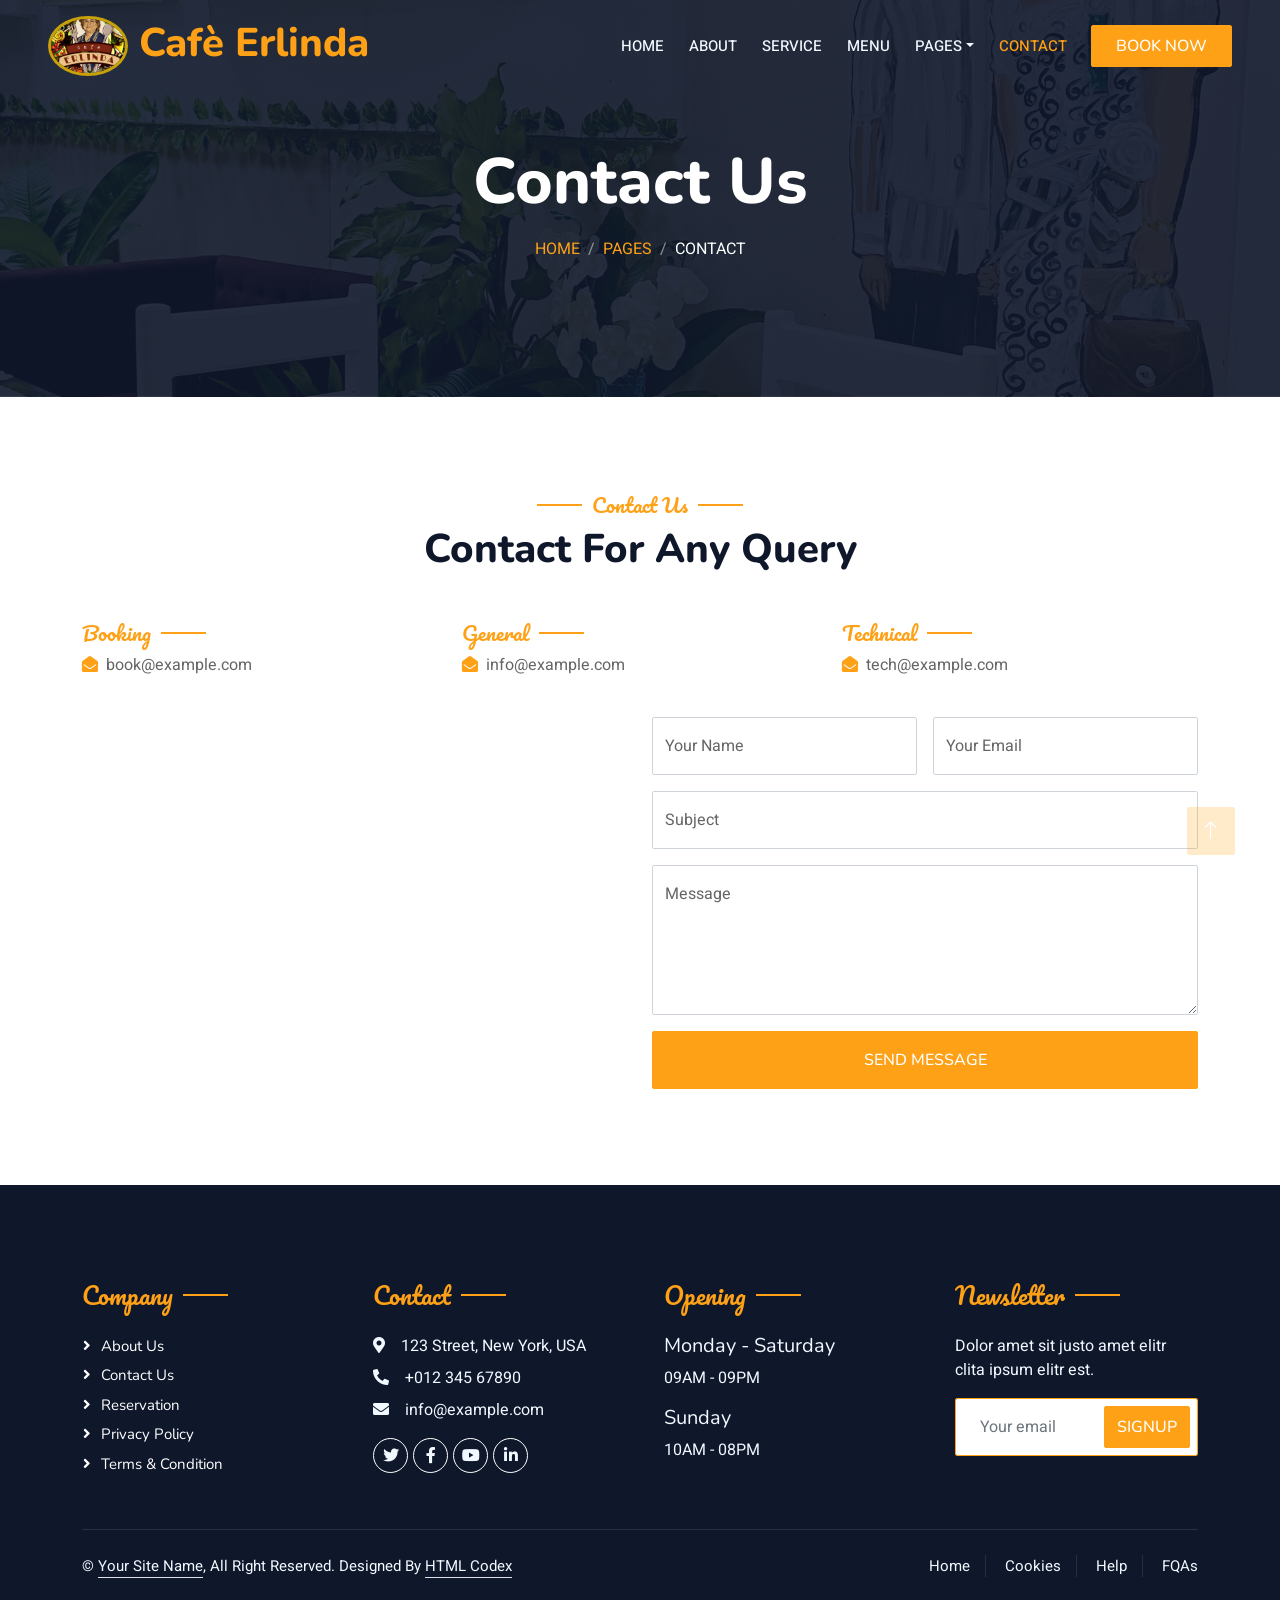
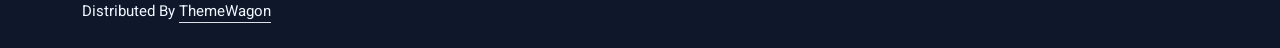
<file: contact.html>
<!DOCTYPE html>
<html lang="en">

<head>
    <meta charset="utf-8">
    <title>Restoran - Bootstrap Restaurant Template</title>
    <meta content="width=device-width, initial-scale=1.0" name="viewport">
    <meta content="" name="keywords">
    <meta content="" name="description">

    <!-- Favicon -->
    <link href="img/favicon.ico" rel="icon">

    <!-- Google Web Fonts -->
    <link rel="preconnect" href="https://fonts.googleapis.com">
    <link rel="preconnect" href="https://fonts.gstatic.com" crossorigin>
    <link href="https://fonts.googleapis.com/css2?family=Heebo:wght@400;500;600&family=Nunito:wght@600;700;800&family=Pacifico&display=swap" rel="stylesheet">

    <!-- Icon Font Stylesheet -->
    <link href="https://cdnjs.cloudflare.com/ajax/libs/font-awesome/5.10.0/css/all.min.css" rel="stylesheet">
    <link href="https://cdn.jsdelivr.net/npm/bootstrap-icons@1.4.1/font/bootstrap-icons.css" rel="stylesheet">

    <!-- Libraries Stylesheet -->
    <link href="lib/animate/animate.min.css" rel="stylesheet">
    <link href="lib/owlcarousel/assets/owl.carousel.min.css" rel="stylesheet">
    <link href="lib/tempusdominus/css/tempusdominus-bootstrap-4.min.css" rel="stylesheet" />

    <!-- Customized Bootstrap Stylesheet -->
    <link href="css/bootstrap.min.css" rel="stylesheet">

    <!-- Template Stylesheet -->
    <link href="css/style.css" rel="stylesheet">
</head>

<body>
    <div class="container-xxl bg-white p-0">
        <!-- Spinner Start -->
        <div id="spinner" class="show bg-white position-fixed translate-middle w-100 vh-100 top-50 start-50 d-flex align-items-center justify-content-center">
            <div class="spinner-border text-primary" style="width: 3rem; height: 3rem;" role="status">
                <span class="sr-only">Loading...</span>
            </div>
        </div>
        <!-- Spinner End -->


        <!-- Navbar & Hero Start -->
        <div class="container-xxl position-relative p-0">
            <nav class="navbar navbar-expand-lg navbar-dark bg-dark px-4 px-lg-5 py-3 py-lg-0">
                <a href="" class="navbar-brand p-0">
                    <h1 class="text-primary m-0"><img src="img/cafe.jpg" alt="Logo" class="logoerlinda"> </i>Cafè Erlinda</h1>
                    <!-- <img src="img/logo.png" alt="Logo"> -->
                </a>
                <button class="navbar-toggler" type="button" data-bs-toggle="collapse" data-bs-target="#navbarCollapse">
                    <span class="fa fa-bars"></span>
                </button>
                <div class="collapse navbar-collapse" id="navbarCollapse">
                    <div class="navbar-nav ms-auto py-0 pe-4">
                        <a href="index.html" class="nav-item nav-link">Home</a>
                        <a href="about.html" class="nav-item nav-link">About</a>
                        <a href="service.html" class="nav-item nav-link">Service</a>
                        <a href="menu.html" class="nav-item nav-link">Menu</a>
                        <div class="nav-item dropdown">
                            <a href="#" class="nav-link dropdown-toggle" data-bs-toggle="dropdown">Pages</a>
                            <div class="dropdown-menu m-0">
                                <a href="booking.html" class="dropdown-item">Booking</a>
                                <a href="team.html" class="dropdown-item">Our Team</a>
                                <a href="testimonial.html" class="dropdown-item">Testimonial</a>
                            </div>
                        </div>
                        <a href="contact.html" class="nav-item nav-link active">Contact</a>
                    </div>
                    <a href="" class="btn btn-primary py-2 px-4">Book Now</a>
                </div>
            </nav>

            <div class="container-xxl py-5 bg-dark hero-header mb-5">
                <div class="container text-center my-5 pt-5 pb-4">
                    <h1 class="display-3 text-white mb-3 animated slideInDown">Contact Us</h1>
                    <nav aria-label="breadcrumb">
                        <ol class="breadcrumb justify-content-center text-uppercase">
                            <li class="breadcrumb-item"><a href="#">Home</a></li>
                            <li class="breadcrumb-item"><a href="#">Pages</a></li>
                            <li class="breadcrumb-item text-white active" aria-current="page">Contact</li>
                        </ol>
                    </nav>
                </div>
            </div>
        </div>
        <!-- Navbar & Hero End -->


        <!-- Contact Start -->
        <div class="container-xxl py-5">
            <div class="container">
                <div class="text-center wow fadeInUp" data-wow-delay="0.1s">
                    <h5 class="section-title ff-secondary text-center text-primary fw-normal">Contact Us</h5>
                    <h1 class="mb-5">Contact For Any Query</h1>
                </div>
                <div class="row g-4">
                    <div class="col-12">
                        <div class="row gy-4">
                            <div class="col-md-4">
                                <h5 class="section-title ff-secondary fw-normal text-start text-primary">Booking</h5>
                                <p><i class="fa fa-envelope-open text-primary me-2"></i>book@example.com</p>
                            </div>
                            <div class="col-md-4">
                                <h5 class="section-title ff-secondary fw-normal text-start text-primary">General</h5>
                                <p><i class="fa fa-envelope-open text-primary me-2"></i>info@example.com</p>
                            </div>
                            <div class="col-md-4">
                                <h5 class="section-title ff-secondary fw-normal text-start text-primary">Technical</h5>
                                <p><i class="fa fa-envelope-open text-primary me-2"></i>tech@example.com</p>
                            </div>
                        </div>
                    </div>
                    <div class="col-md-6 wow fadeIn" data-wow-delay="0.1s">
                        <iframe class="position-relative rounded w-100 h-100"
                            src="https://www.google.com/maps/embed?pb=!1m18!1m12!1m3!1d3001156.4288297426!2d-78.01371936852176!3d42.72876761954724!2m3!1f0!2f0!3f0!3m2!1i1024!2i768!4f13.1!3m3!1m2!1s0x4ccc4bf0f123a5a9%3A0xddcfc6c1de189567!2sNew%20York%2C%20USA!5e0!3m2!1sen!2sbd!4v1603794290143!5m2!1sen!2sbd"
                            frameborder="0" style="min-height: 350px; border:0;" allowfullscreen="" aria-hidden="false"
                            tabindex="0"></iframe>
                    </div>
                    <div class="col-md-6">
                        <div class="wow fadeInUp" data-wow-delay="0.2s">
                            <form>
                                <div class="row g-3">
                                    <div class="col-md-6">
                                        <div class="form-floating">
                                            <input type="text" class="form-control" id="name" placeholder="Your Name">
                                            <label for="name">Your Name</label>
                                        </div>
                                    </div>
                                    <div class="col-md-6">
                                        <div class="form-floating">
                                            <input type="email" class="form-control" id="email" placeholder="Your Email">
                                            <label for="email">Your Email</label>
                                        </div>
                                    </div>
                                    <div class="col-12">
                                        <div class="form-floating">
                                            <input type="text" class="form-control" id="subject" placeholder="Subject">
                                            <label for="subject">Subject</label>
                                        </div>
                                    </div>
                                    <div class="col-12">
                                        <div class="form-floating">
                                            <textarea class="form-control" placeholder="Leave a message here" id="message" style="height: 150px"></textarea>
                                            <label for="message">Message</label>
                                        </div>
                                    </div>
                                    <div class="col-12">
                                        <button class="btn btn-primary w-100 py-3" type="submit">Send Message</button>
                                    </div>
                                </div>
                            </form>
                        </div>
                    </div>
                </div>
            </div>
        </div>
        <!-- Contact End -->


        <!-- Footer Start -->
        <div class="container-fluid bg-dark text-light footer pt-5 mt-5 wow fadeIn" data-wow-delay="0.1s">
            <div class="container py-5">
                <div class="row g-5">
                    <div class="col-lg-3 col-md-6">
                        <h4 class="section-title ff-secondary text-start text-primary fw-normal mb-4">Company</h4>
                        <a class="btn btn-link" href="">About Us</a>
                        <a class="btn btn-link" href="">Contact Us</a>
                        <a class="btn btn-link" href="">Reservation</a>
                        <a class="btn btn-link" href="">Privacy Policy</a>
                        <a class="btn btn-link" href="">Terms & Condition</a>
                    </div>
                    <div class="col-lg-3 col-md-6">
                        <h4 class="section-title ff-secondary text-start text-primary fw-normal mb-4">Contact</h4>
                        <p class="mb-2"><i class="fa fa-map-marker-alt me-3"></i>123 Street, New York, USA</p>
                        <p class="mb-2"><i class="fa fa-phone-alt me-3"></i>+012 345 67890</p>
                        <p class="mb-2"><i class="fa fa-envelope me-3"></i>info@example.com</p>
                        <div class="d-flex pt-2">
                            <a class="btn btn-outline-light btn-social" href=""><i class="fab fa-twitter"></i></a>
                            <a class="btn btn-outline-light btn-social" href=""><i class="fab fa-facebook-f"></i></a>
                            <a class="btn btn-outline-light btn-social" href=""><i class="fab fa-youtube"></i></a>
                            <a class="btn btn-outline-light btn-social" href=""><i class="fab fa-linkedin-in"></i></a>
                        </div>
                    </div>
                    <div class="col-lg-3 col-md-6">
                        <h4 class="section-title ff-secondary text-start text-primary fw-normal mb-4">Opening</h4>
                        <h5 class="text-light fw-normal">Monday - Saturday</h5>
                        <p>09AM - 09PM</p>
                        <h5 class="text-light fw-normal">Sunday</h5>
                        <p>10AM - 08PM</p>
                    </div>
                    <div class="col-lg-3 col-md-6">
                        <h4 class="section-title ff-secondary text-start text-primary fw-normal mb-4">Newsletter</h4>
                        <p>Dolor amet sit justo amet elitr clita ipsum elitr est.</p>
                        <div class="position-relative mx-auto" style="max-width: 400px;">
                            <input class="form-control border-primary w-100 py-3 ps-4 pe-5" type="text" placeholder="Your email">
                            <button type="button" class="btn btn-primary py-2 position-absolute top-0 end-0 mt-2 me-2">SignUp</button>
                        </div>
                    </div>
                </div>
            </div>
            <div class="container">
                <div class="copyright">
                    <div class="row">
                        <div class="col-md-6 text-center text-md-start mb-3 mb-md-0">
                            &copy; <a class="border-bottom" href="#">Your Site Name</a>, All Right Reserved. 
							
							<!--/*** This template is free as long as you keep the footer author’s credit link/attribution link/backlink. If you'd like to use the template without the footer author’s credit link/attribution link/backlink, you can purchase the Credit Removal License from "https://htmlcodex.com/credit-removal". Thank you for your support. ***/-->
							Designed By <a class="border-bottom" href="https://htmlcodex.com">HTML Codex</a><br><br>
                            Distributed By <a class="border-bottom" href="https://themewagon.com" target="_blank">ThemeWagon</a>
                        </div>
                        <div class="col-md-6 text-center text-md-end">
                            <div class="footer-menu">
                                <a href="">Home</a>
                                <a href="">Cookies</a>
                                <a href="">Help</a>
                                <a href="">FQAs</a>
                            </div>
                        </div>
                    </div>
                </div>
            </div>
        </div>
        <!-- Footer End -->


        <!-- Back to Top -->
        <a href="#" class="btn btn-lg btn-primary btn-lg-square back-to-top"><i class="bi bi-arrow-up"></i></a>
    </div>

    <!-- JavaScript Libraries -->
    <script src="https://code.jquery.com/jquery-3.4.1.min.js"></script>
    <script src="https://cdn.jsdelivr.net/npm/bootstrap@5.0.0/dist/js/bootstrap.bundle.min.js"></script>
    <script src="lib/wow/wow.min.js"></script>
    <script src="lib/easing/easing.min.js"></script>
    <script src="lib/waypoints/waypoints.min.js"></script>
    <script src="lib/counterup/counterup.min.js"></script>
    <script src="lib/owlcarousel/owl.carousel.min.js"></script>
    <script src="lib/tempusdominus/js/moment.min.js"></script>
    <script src="lib/tempusdominus/js/moment-timezone.min.js"></script>
    <script src="lib/tempusdominus/js/tempusdominus-bootstrap-4.min.js"></script>

    <!-- Template Javascript -->
    <script src="js/main.js"></script>
</body>

</html>
</file>
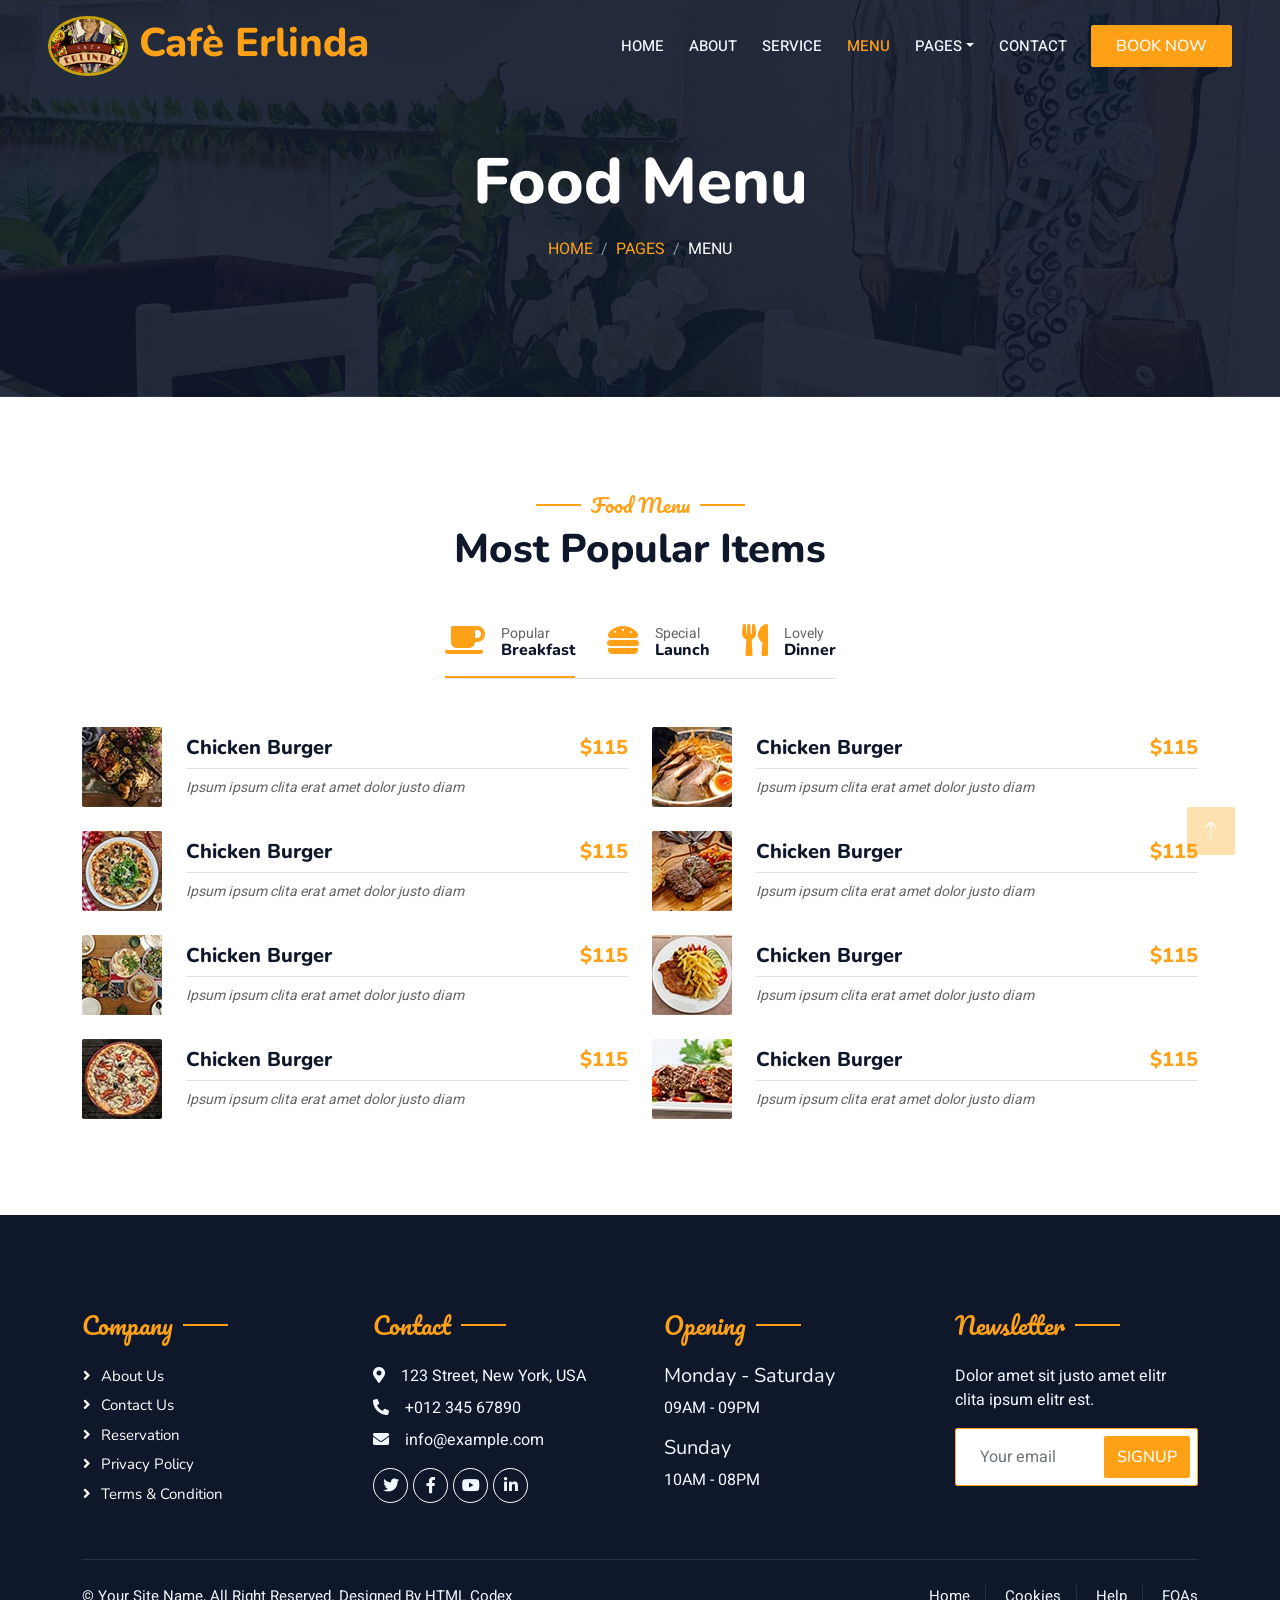
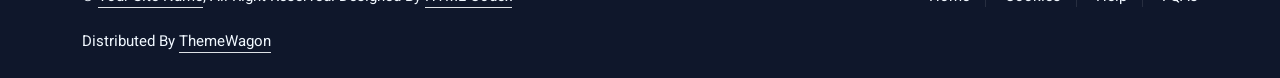
<file: menu.html>
<!DOCTYPE html>
<html lang="en">

<head>
    <meta charset="utf-8">
    <title>Restoran - Bootstrap Restaurant Template</title>
    <meta content="width=device-width, initial-scale=1.0" name="viewport">
    <meta content="" name="keywords">
    <meta content="" name="description">

    <!-- Favicon -->
    <link href="img/favicon.ico" rel="icon">

    <!-- Google Web Fonts -->
    <link rel="preconnect" href="https://fonts.googleapis.com">
    <link rel="preconnect" href="https://fonts.gstatic.com" crossorigin>
    <link href="https://fonts.googleapis.com/css2?family=Heebo:wght@400;500;600&family=Nunito:wght@600;700;800&family=Pacifico&display=swap" rel="stylesheet">

    <!-- Icon Font Stylesheet -->
    <link href="https://cdnjs.cloudflare.com/ajax/libs/font-awesome/5.10.0/css/all.min.css" rel="stylesheet">
    <link href="https://cdn.jsdelivr.net/npm/bootstrap-icons@1.4.1/font/bootstrap-icons.css" rel="stylesheet">

    <!-- Libraries Stylesheet -->
    <link href="lib/animate/animate.min.css" rel="stylesheet">
    <link href="lib/owlcarousel/assets/owl.carousel.min.css" rel="stylesheet">
    <link href="lib/tempusdominus/css/tempusdominus-bootstrap-4.min.css" rel="stylesheet" />

    <!-- Customized Bootstrap Stylesheet -->
    <link href="css/bootstrap.min.css" rel="stylesheet">

    <!-- Template Stylesheet -->
    <link href="css/style.css" rel="stylesheet">
</head>

<body>
    <div class="container-xxl bg-white p-0">
        <!-- Spinner Start -->
        <div id="spinner" class="show bg-white position-fixed translate-middle w-100 vh-100 top-50 start-50 d-flex align-items-center justify-content-center">
            <div class="spinner-border text-primary" style="width: 3rem; height: 3rem;" role="status">
                <span class="sr-only">Loading...</span>
            </div>
        </div>
        <!-- Spinner End -->


        <!-- Navbar & Hero Start -->
        <div class="container-xxl position-relative p-0">
            <nav class="navbar navbar-expand-lg navbar-dark bg-dark px-4 px-lg-5 py-3 py-lg-0">
                <a href="" class="navbar-brand p-0">
                   <h1 class="text-primary m-0"><img src="img/cafe.jpg" alt="Logo" class="logoerlinda"> </i>Cafè Erlinda</h1>
                    <!-- <img src="img/logo.png" alt="Logo"> -->
                </a>
                <button class="navbar-toggler" type="button" data-bs-toggle="collapse" data-bs-target="#navbarCollapse">
                    <span class="fa fa-bars"></span>
                </button>
                <div class="collapse navbar-collapse" id="navbarCollapse">
                    <div class="navbar-nav ms-auto py-0 pe-4">
                        <a href="index.html" class="nav-item nav-link">Home</a>
                        <a href="about.html" class="nav-item nav-link">About</a>
                        <a href="service.html" class="nav-item nav-link">Service</a>
                        <a href="menu.html" class="nav-item nav-link active">Menu</a>
                        <div class="nav-item dropdown">
                            <a href="#" class="nav-link dropdown-toggle" data-bs-toggle="dropdown">Pages</a>
                            <div class="dropdown-menu m-0">
                                <a href="booking.html" class="dropdown-item">Booking</a>
                                <a href="team.html" class="dropdown-item">Our Team</a>
                                <a href="testimonial.html" class="dropdown-item">Testimonial</a>
                            </div>
                        </div>
                        <a href="contact.html" class="nav-item nav-link">Contact</a>
                    </div>
                    <a href="" class="btn btn-primary py-2 px-4">Book Now</a>
                </div>
            </nav>

            <div class="container-xxl py-5 bg-dark hero-header mb-5">
                <div class="container text-center my-5 pt-5 pb-4">
                    <h1 class="display-3 text-white mb-3 animated slideInDown">Food Menu</h1>
                    <nav aria-label="breadcrumb">
                        <ol class="breadcrumb justify-content-center text-uppercase">
                            <li class="breadcrumb-item"><a href="#">Home</a></li>
                            <li class="breadcrumb-item"><a href="#">Pages</a></li>
                            <li class="breadcrumb-item text-white active" aria-current="page">Menu</li>
                        </ol>
                    </nav>
                </div>
            </div>
        </div>
        <!-- Navbar & Hero End -->


        <!-- Menu Start -->
        <div class="container-xxl py-5">
            <div class="container">
                <div class="text-center wow fadeInUp" data-wow-delay="0.1s">
                    <h5 class="section-title ff-secondary text-center text-primary fw-normal">Food Menu</h5>
                    <h1 class="mb-5">Most Popular Items</h1>
                </div>
                <div class="tab-class text-center wow fadeInUp" data-wow-delay="0.1s">
                    <ul class="nav nav-pills d-inline-flex justify-content-center border-bottom mb-5">
                        <li class="nav-item">
                            <a class="d-flex align-items-center text-start mx-3 ms-0 pb-3 active" data-bs-toggle="pill" href="#tab-1">
                                <i class="fa fa-coffee fa-2x text-primary"></i>
                                <div class="ps-3">
                                    <small class="text-body">Popular</small>
                                    <h6 class="mt-n1 mb-0">Breakfast</h6>
                                </div>
                            </a>
                        </li>
                        <li class="nav-item">
                            <a class="d-flex align-items-center text-start mx-3 pb-3" data-bs-toggle="pill" href="#tab-2">
                                <i class="fa fa-hamburger fa-2x text-primary"></i>
                                <div class="ps-3">
                                    <small class="text-body">Special</small>
                                    <h6 class="mt-n1 mb-0">Launch</h6>
                                </div>
                            </a>
                        </li>
                        <li class="nav-item">
                            <a class="d-flex align-items-center text-start mx-3 me-0 pb-3" data-bs-toggle="pill" href="#tab-3">
                                <i class="fa fa-utensils fa-2x text-primary"></i>
                                <div class="ps-3">
                                    <small class="text-body">Lovely</small>
                                    <h6 class="mt-n1 mb-0">Dinner</h6>
                                </div>
                            </a>
                        </li>
                    </ul>
                    <div class="tab-content">
                        <div id="tab-1" class="tab-pane fade show p-0 active">
                            <div class="row g-4">
                                <div class="col-lg-6">
                                    <div class="d-flex align-items-center">
                                        <img class="flex-shrink-0 img-fluid rounded" src="img/menu-1.jpg" alt="" style="width: 80px;">
                                        <div class="w-100 d-flex flex-column text-start ps-4">
                                            <h5 class="d-flex justify-content-between border-bottom pb-2">
                                                <span>Chicken Burger</span>
                                                <span class="text-primary">$115</span>
                                            </h5>
                                            <small class="fst-italic">Ipsum ipsum clita erat amet dolor justo diam</small>
                                        </div>
                                    </div>
                                </div>
                                <div class="col-lg-6">
                                    <div class="d-flex align-items-center">
                                        <img class="flex-shrink-0 img-fluid rounded" src="img/menu-2.jpg" alt="" style="width: 80px;">
                                        <div class="w-100 d-flex flex-column text-start ps-4">
                                            <h5 class="d-flex justify-content-between border-bottom pb-2">
                                                <span>Chicken Burger</span>
                                                <span class="text-primary">$115</span>
                                            </h5>
                                            <small class="fst-italic">Ipsum ipsum clita erat amet dolor justo diam</small>
                                        </div>
                                    </div>
                                </div>
                                <div class="col-lg-6">
                                    <div class="d-flex align-items-center">
                                        <img class="flex-shrink-0 img-fluid rounded" src="img/menu-3.jpg" alt="" style="width: 80px;">
                                        <div class="w-100 d-flex flex-column text-start ps-4">
                                            <h5 class="d-flex justify-content-between border-bottom pb-2">
                                                <span>Chicken Burger</span>
                                                <span class="text-primary">$115</span>
                                            </h5>
                                            <small class="fst-italic">Ipsum ipsum clita erat amet dolor justo diam</small>
                                        </div>
                                    </div>
                                </div>
                                <div class="col-lg-6">
                                    <div class="d-flex align-items-center">
                                        <img class="flex-shrink-0 img-fluid rounded" src="img/menu-4.jpg" alt="" style="width: 80px;">
                                        <div class="w-100 d-flex flex-column text-start ps-4">
                                            <h5 class="d-flex justify-content-between border-bottom pb-2">
                                                <span>Chicken Burger</span>
                                                <span class="text-primary">$115</span>
                                            </h5>
                                            <small class="fst-italic">Ipsum ipsum clita erat amet dolor justo diam</small>
                                        </div>
                                    </div>
                                </div>
                                <div class="col-lg-6">
                                    <div class="d-flex align-items-center">
                                        <img class="flex-shrink-0 img-fluid rounded" src="img/menu-5.jpg" alt="" style="width: 80px;">
                                        <div class="w-100 d-flex flex-column text-start ps-4">
                                            <h5 class="d-flex justify-content-between border-bottom pb-2">
                                                <span>Chicken Burger</span>
                                                <span class="text-primary">$115</span>
                                            </h5>
                                            <small class="fst-italic">Ipsum ipsum clita erat amet dolor justo diam</small>
                                        </div>
                                    </div>
                                </div>
                                <div class="col-lg-6">
                                    <div class="d-flex align-items-center">
                                        <img class="flex-shrink-0 img-fluid rounded" src="img/menu-6.jpg" alt="" style="width: 80px;">
                                        <div class="w-100 d-flex flex-column text-start ps-4">
                                            <h5 class="d-flex justify-content-between border-bottom pb-2">
                                                <span>Chicken Burger</span>
                                                <span class="text-primary">$115</span>
                                            </h5>
                                            <small class="fst-italic">Ipsum ipsum clita erat amet dolor justo diam</small>
                                        </div>
                                    </div>
                                </div>
                                <div class="col-lg-6">
                                    <div class="d-flex align-items-center">
                                        <img class="flex-shrink-0 img-fluid rounded" src="img/menu-7.jpg" alt="" style="width: 80px;">
                                        <div class="w-100 d-flex flex-column text-start ps-4">
                                            <h5 class="d-flex justify-content-between border-bottom pb-2">
                                                <span>Chicken Burger</span>
                                                <span class="text-primary">$115</span>
                                            </h5>
                                            <small class="fst-italic">Ipsum ipsum clita erat amet dolor justo diam</small>
                                        </div>
                                    </div>
                                </div>
                                <div class="col-lg-6">
                                    <div class="d-flex align-items-center">
                                        <img class="flex-shrink-0 img-fluid rounded" src="img/menu-8.jpg" alt="" style="width: 80px;">
                                        <div class="w-100 d-flex flex-column text-start ps-4">
                                            <h5 class="d-flex justify-content-between border-bottom pb-2">
                                                <span>Chicken Burger</span>
                                                <span class="text-primary">$115</span>
                                            </h5>
                                            <small class="fst-italic">Ipsum ipsum clita erat amet dolor justo diam</small>
                                        </div>
                                    </div>
                                </div>
                            </div>
                        </div>
                        <div id="tab-2" class="tab-pane fade show p-0">
                            <div class="row g-4">
                                <div class="col-lg-6">
                                    <div class="d-flex align-items-center">
                                        <img class="flex-shrink-0 img-fluid rounded" src="img/menu-1.jpg" alt="" style="width: 80px;">
                                        <div class="w-100 d-flex flex-column text-start ps-4">
                                            <h5 class="d-flex justify-content-between border-bottom pb-2">
                                                <span>Chicken Burger</span>
                                                <span class="text-primary">$115</span>
                                            </h5>
                                            <small class="fst-italic">Ipsum ipsum clita erat amet dolor justo diam</small>
                                        </div>
                                    </div>
                                </div>
                                <div class="col-lg-6">
                                    <div class="d-flex align-items-center">
                                        <img class="flex-shrink-0 img-fluid rounded" src="img/menu-2.jpg" alt="" style="width: 80px;">
                                        <div class="w-100 d-flex flex-column text-start ps-4">
                                            <h5 class="d-flex justify-content-between border-bottom pb-2">
                                                <span>Chicken Burger</span>
                                                <span class="text-primary">$115</span>
                                            </h5>
                                            <small class="fst-italic">Ipsum ipsum clita erat amet dolor justo diam</small>
                                        </div>
                                    </div>
                                </div>
                                <div class="col-lg-6">
                                    <div class="d-flex align-items-center">
                                        <img class="flex-shrink-0 img-fluid rounded" src="img/menu-3.jpg" alt="" style="width: 80px;">
                                        <div class="w-100 d-flex flex-column text-start ps-4">
                                            <h5 class="d-flex justify-content-between border-bottom pb-2">
                                                <span>Chicken Burger</span>
                                                <span class="text-primary">$115</span>
                                            </h5>
                                            <small class="fst-italic">Ipsum ipsum clita erat amet dolor justo diam</small>
                                        </div>
                                    </div>
                                </div>
                                <div class="col-lg-6">
                                    <div class="d-flex align-items-center">
                                        <img class="flex-shrink-0 img-fluid rounded" src="img/menu-4.jpg" alt="" style="width: 80px;">
                                        <div class="w-100 d-flex flex-column text-start ps-4">
                                            <h5 class="d-flex justify-content-between border-bottom pb-2">
                                                <span>Chicken Burger</span>
                                                <span class="text-primary">$115</span>
                                            </h5>
                                            <small class="fst-italic">Ipsum ipsum clita erat amet dolor justo diam</small>
                                        </div>
                                    </div>
                                </div>
                                <div class="col-lg-6">
                                    <div class="d-flex align-items-center">
                                        <img class="flex-shrink-0 img-fluid rounded" src="img/menu-5.jpg" alt="" style="width: 80px;">
                                        <div class="w-100 d-flex flex-column text-start ps-4">
                                            <h5 class="d-flex justify-content-between border-bottom pb-2">
                                                <span>Chicken Burger</span>
                                                <span class="text-primary">$115</span>
                                            </h5>
                                            <small class="fst-italic">Ipsum ipsum clita erat amet dolor justo diam</small>
                                        </div>
                                    </div>
                                </div>
                                <div class="col-lg-6">
                                    <div class="d-flex align-items-center">
                                        <img class="flex-shrink-0 img-fluid rounded" src="img/menu-6.jpg" alt="" style="width: 80px;">
                                        <div class="w-100 d-flex flex-column text-start ps-4">
                                            <h5 class="d-flex justify-content-between border-bottom pb-2">
                                                <span>Chicken Burger</span>
                                                <span class="text-primary">$115</span>
                                            </h5>
                                            <small class="fst-italic">Ipsum ipsum clita erat amet dolor justo diam</small>
                                        </div>
                                    </div>
                                </div>
                                <div class="col-lg-6">
                                    <div class="d-flex align-items-center">
                                        <img class="flex-shrink-0 img-fluid rounded" src="img/menu-7.jpg" alt="" style="width: 80px;">
                                        <div class="w-100 d-flex flex-column text-start ps-4">
                                            <h5 class="d-flex justify-content-between border-bottom pb-2">
                                                <span>Chicken Burger</span>
                                                <span class="text-primary">$115</span>
                                            </h5>
                                            <small class="fst-italic">Ipsum ipsum clita erat amet dolor justo diam</small>
                                        </div>
                                    </div>
                                </div>
                                <div class="col-lg-6">
                                    <div class="d-flex align-items-center">
                                        <img class="flex-shrink-0 img-fluid rounded" src="img/menu-8.jpg" alt="" style="width: 80px;">
                                        <div class="w-100 d-flex flex-column text-start ps-4">
                                            <h5 class="d-flex justify-content-between border-bottom pb-2">
                                                <span>Chicken Burger</span>
                                                <span class="text-primary">$115</span>
                                            </h5>
                                            <small class="fst-italic">Ipsum ipsum clita erat amet dolor justo diam</small>
                                        </div>
                                    </div>
                                </div>
                            </div>
                        </div>
                        <div id="tab-3" class="tab-pane fade show p-0">
                            <div class="row g-4">
                                <div class="col-lg-6">
                                    <div class="d-flex align-items-center">
                                        <img class="flex-shrink-0 img-fluid rounded" src="img/menu-1.jpg" alt="" style="width: 80px;">
                                        <div class="w-100 d-flex flex-column text-start ps-4">
                                            <h5 class="d-flex justify-content-between border-bottom pb-2">
                                                <span>Chicken Burger</span>
                                                <span class="text-primary">$115</span>
                                            </h5>
                                            <small class="fst-italic">Ipsum ipsum clita erat amet dolor justo diam</small>
                                        </div>
                                    </div>
                                </div>
                                <div class="col-lg-6">
                                    <div class="d-flex align-items-center">
                                        <img class="flex-shrink-0 img-fluid rounded" src="img/menu-2.jpg" alt="" style="width: 80px;">
                                        <div class="w-100 d-flex flex-column text-start ps-4">
                                            <h5 class="d-flex justify-content-between border-bottom pb-2">
                                                <span>Chicken Burger</span>
                                                <span class="text-primary">$115</span>
                                            </h5>
                                            <small class="fst-italic">Ipsum ipsum clita erat amet dolor justo diam</small>
                                        </div>
                                    </div>
                                </div>
                                <div class="col-lg-6">
                                    <div class="d-flex align-items-center">
                                        <img class="flex-shrink-0 img-fluid rounded" src="img/menu-3.jpg" alt="" style="width: 80px;">
                                        <div class="w-100 d-flex flex-column text-start ps-4">
                                            <h5 class="d-flex justify-content-between border-bottom pb-2">
                                                <span>Chicken Burger</span>
                                                <span class="text-primary">$115</span>
                                            </h5>
                                            <small class="fst-italic">Ipsum ipsum clita erat amet dolor justo diam</small>
                                        </div>
                                    </div>
                                </div>
                                <div class="col-lg-6">
                                    <div class="d-flex align-items-center">
                                        <img class="flex-shrink-0 img-fluid rounded" src="img/menu-4.jpg" alt="" style="width: 80px;">
                                        <div class="w-100 d-flex flex-column text-start ps-4">
                                            <h5 class="d-flex justify-content-between border-bottom pb-2">
                                                <span>Chicken Burger</span>
                                                <span class="text-primary">$115</span>
                                            </h5>
                                            <small class="fst-italic">Ipsum ipsum clita erat amet dolor justo diam</small>
                                        </div>
                                    </div>
                                </div>
                                <div class="col-lg-6">
                                    <div class="d-flex align-items-center">
                                        <img class="flex-shrink-0 img-fluid rounded" src="img/menu-5.jpg" alt="" style="width: 80px;">
                                        <div class="w-100 d-flex flex-column text-start ps-4">
                                            <h5 class="d-flex justify-content-between border-bottom pb-2">
                                                <span>Chicken Burger</span>
                                                <span class="text-primary">$115</span>
                                            </h5>
                                            <small class="fst-italic">Ipsum ipsum clita erat amet dolor justo diam</small>
                                        </div>
                                    </div>
                                </div>
                                <div class="col-lg-6">
                                    <div class="d-flex align-items-center">
                                        <img class="flex-shrink-0 img-fluid rounded" src="img/menu-6.jpg" alt="" style="width: 80px;">
                                        <div class="w-100 d-flex flex-column text-start ps-4">
                                            <h5 class="d-flex justify-content-between border-bottom pb-2">
                                                <span>Chicken Burger</span>
                                                <span class="text-primary">$115</span>
                                            </h5>
                                            <small class="fst-italic">Ipsum ipsum clita erat amet dolor justo diam</small>
                                        </div>
                                    </div>
                                </div>
                                <div class="col-lg-6">
                                    <div class="d-flex align-items-center">
                                        <img class="flex-shrink-0 img-fluid rounded" src="img/menu-7.jpg" alt="" style="width: 80px;">
                                        <div class="w-100 d-flex flex-column text-start ps-4">
                                            <h5 class="d-flex justify-content-between border-bottom pb-2">
                                                <span>Chicken Burger</span>
                                                <span class="text-primary">$115</span>
                                            </h5>
                                            <small class="fst-italic">Ipsum ipsum clita erat amet dolor justo diam</small>
                                        </div>
                                    </div>
                                </div>
                                <div class="col-lg-6">
                                    <div class="d-flex align-items-center">
                                        <img class="flex-shrink-0 img-fluid rounded" src="img/menu-8.jpg" alt="" style="width: 80px;">
                                        <div class="w-100 d-flex flex-column text-start ps-4">
                                            <h5 class="d-flex justify-content-between border-bottom pb-2">
                                                <span>Chicken Burger</span>
                                                <span class="text-primary">$115</span>
                                            </h5>
                                            <small class="fst-italic">Ipsum ipsum clita erat amet dolor justo diam</small>
                                        </div>
                                    </div>
                                </div>
                            </div>
                        </div>
                    </div>
                </div>
            </div>
        </div>
        <!-- Menu End -->
        

        <!-- Footer Start -->
        <div class="container-fluid bg-dark text-light footer pt-5 mt-5 wow fadeIn" data-wow-delay="0.1s">
            <div class="container py-5">
                <div class="row g-5">
                    <div class="col-lg-3 col-md-6">
                        <h4 class="section-title ff-secondary text-start text-primary fw-normal mb-4">Company</h4>
                        <a class="btn btn-link" href="">About Us</a>
                        <a class="btn btn-link" href="">Contact Us</a>
                        <a class="btn btn-link" href="">Reservation</a>
                        <a class="btn btn-link" href="">Privacy Policy</a>
                        <a class="btn btn-link" href="">Terms & Condition</a>
                    </div>
                    <div class="col-lg-3 col-md-6">
                        <h4 class="section-title ff-secondary text-start text-primary fw-normal mb-4">Contact</h4>
                        <p class="mb-2"><i class="fa fa-map-marker-alt me-3"></i>123 Street, New York, USA</p>
                        <p class="mb-2"><i class="fa fa-phone-alt me-3"></i>+012 345 67890</p>
                        <p class="mb-2"><i class="fa fa-envelope me-3"></i>info@example.com</p>
                        <div class="d-flex pt-2">
                            <a class="btn btn-outline-light btn-social" href=""><i class="fab fa-twitter"></i></a>
                            <a class="btn btn-outline-light btn-social" href=""><i class="fab fa-facebook-f"></i></a>
                            <a class="btn btn-outline-light btn-social" href=""><i class="fab fa-youtube"></i></a>
                            <a class="btn btn-outline-light btn-social" href=""><i class="fab fa-linkedin-in"></i></a>
                        </div>
                    </div>
                    <div class="col-lg-3 col-md-6">
                        <h4 class="section-title ff-secondary text-start text-primary fw-normal mb-4">Opening</h4>
                        <h5 class="text-light fw-normal">Monday - Saturday</h5>
                        <p>09AM - 09PM</p>
                        <h5 class="text-light fw-normal">Sunday</h5>
                        <p>10AM - 08PM</p>
                    </div>
                    <div class="col-lg-3 col-md-6">
                        <h4 class="section-title ff-secondary text-start text-primary fw-normal mb-4">Newsletter</h4>
                        <p>Dolor amet sit justo amet elitr clita ipsum elitr est.</p>
                        <div class="position-relative mx-auto" style="max-width: 400px;">
                            <input class="form-control border-primary w-100 py-3 ps-4 pe-5" type="text" placeholder="Your email">
                            <button type="button" class="btn btn-primary py-2 position-absolute top-0 end-0 mt-2 me-2">SignUp</button>
                        </div>
                    </div>
                </div>
            </div>
            <div class="container">
                <div class="copyright">
                    <div class="row">
                        <div class="col-md-6 text-center text-md-start mb-3 mb-md-0">
                            &copy; <a class="border-bottom" href="#">Your Site Name</a>, All Right Reserved. 
							
							<!--/*** This template is free as long as you keep the footer author’s credit link/attribution link/backlink. If you'd like to use the template without the footer author’s credit link/attribution link/backlink, you can purchase the Credit Removal License from "https://htmlcodex.com/credit-removal". Thank you for your support. ***/-->
							Designed By <a class="border-bottom" href="https://htmlcodex.com">HTML Codex</a><br><br>
                            Distributed By <a class="border-bottom" href="https://themewagon.com" target="_blank">ThemeWagon</a>
                        </div>
                        <div class="col-md-6 text-center text-md-end">
                            <div class="footer-menu">
                                <a href="">Home</a>
                                <a href="">Cookies</a>
                                <a href="">Help</a>
                                <a href="">FQAs</a>
                            </div>
                        </div>
                    </div>
                </div>
            </div>
        </div>
        <!-- Footer End -->


        <!-- Back to Top -->
        <a href="#" class="btn btn-lg btn-primary btn-lg-square back-to-top"><i class="bi bi-arrow-up"></i></a>
    </div>

    <!-- JavaScript Libraries -->
    <script src="https://code.jquery.com/jquery-3.4.1.min.js"></script>
    <script src="https://cdn.jsdelivr.net/npm/bootstrap@5.0.0/dist/js/bootstrap.bundle.min.js"></script>
    <script src="lib/wow/wow.min.js"></script>
    <script src="lib/easing/easing.min.js"></script>
    <script src="lib/waypoints/waypoints.min.js"></script>
    <script src="lib/counterup/counterup.min.js"></script>
    <script src="lib/owlcarousel/owl.carousel.min.js"></script>
    <script src="lib/tempusdominus/js/moment.min.js"></script>
    <script src="lib/tempusdominus/js/moment-timezone.min.js"></script>
    <script src="lib/tempusdominus/js/tempusdominus-bootstrap-4.min.js"></script>

    <!-- Template Javascript -->
    <script src="js/main.js"></script>
</body>

</html>
</file>
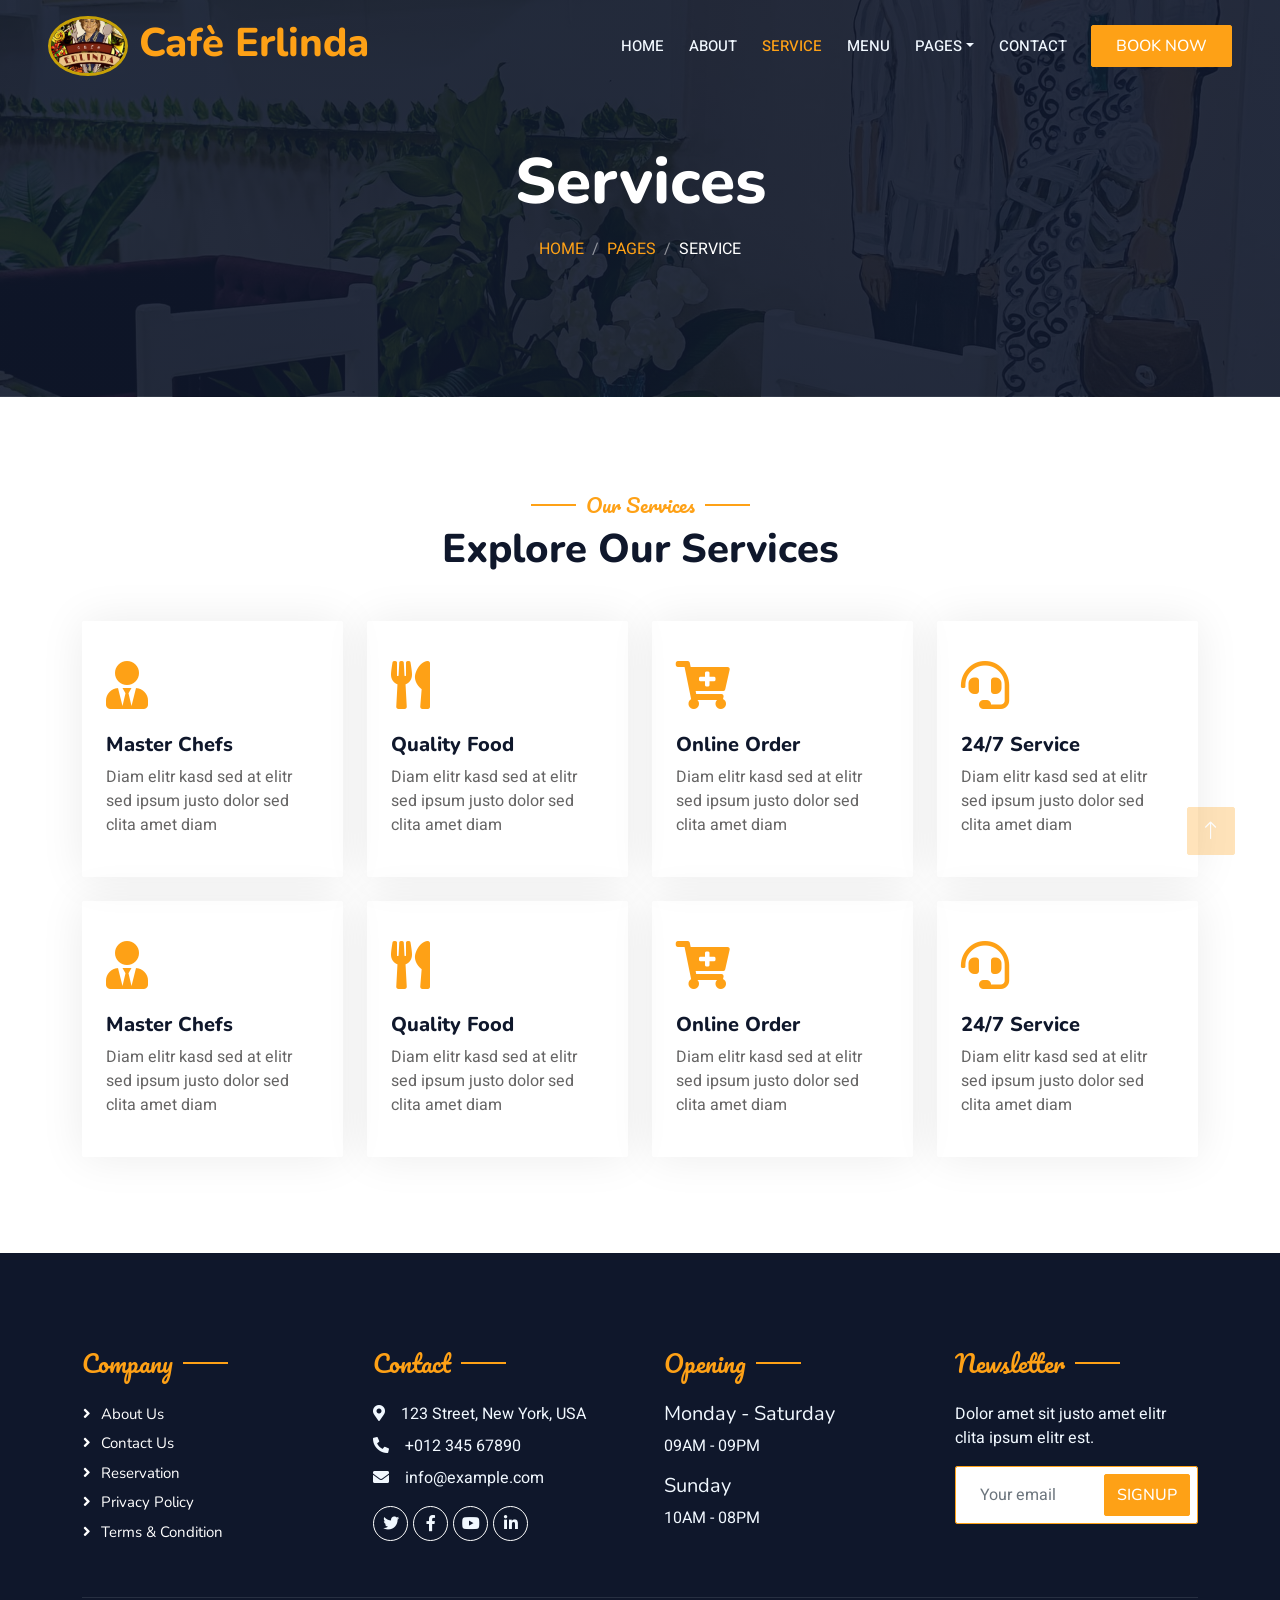
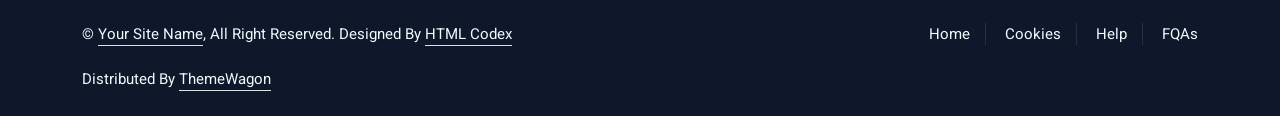
<file: service.html>
<!DOCTYPE html>
<html lang="en">

<head>
    <meta charset="utf-8">
    <title>Restoran - Bootstrap Restaurant Template</title>
    <meta content="width=device-width, initial-scale=1.0" name="viewport">
    <meta content="" name="keywords">
    <meta content="" name="description">

    <!-- Favicon -->
    <link href="img/favicon.ico" rel="icon">

    <!-- Google Web Fonts -->
    <link rel="preconnect" href="https://fonts.googleapis.com">
    <link rel="preconnect" href="https://fonts.gstatic.com" crossorigin>
    <link href="https://fonts.googleapis.com/css2?family=Heebo:wght@400;500;600&family=Nunito:wght@600;700;800&family=Pacifico&display=swap" rel="stylesheet">

    <!-- Icon Font Stylesheet -->
    <link href="https://cdnjs.cloudflare.com/ajax/libs/font-awesome/5.10.0/css/all.min.css" rel="stylesheet">
    <link href="https://cdn.jsdelivr.net/npm/bootstrap-icons@1.4.1/font/bootstrap-icons.css" rel="stylesheet">

    <!-- Libraries Stylesheet -->
    <link href="lib/animate/animate.min.css" rel="stylesheet">
    <link href="lib/owlcarousel/assets/owl.carousel.min.css" rel="stylesheet">
    <link href="lib/tempusdominus/css/tempusdominus-bootstrap-4.min.css" rel="stylesheet" />

    <!-- Customized Bootstrap Stylesheet -->
    <link href="css/bootstrap.min.css" rel="stylesheet">

    <!-- Template Stylesheet -->
    <link href="css/style.css" rel="stylesheet">
</head>

<body>
    <div class="container-xxl bg-white p-0">
        <!-- Spinner Start -->
        <div id="spinner" class="show bg-white position-fixed translate-middle w-100 vh-100 top-50 start-50 d-flex align-items-center justify-content-center">
            <div class="spinner-border text-primary" style="width: 3rem; height: 3rem;" role="status">
                <span class="sr-only">Loading...</span>
            </div>
        </div>
        <!-- Spinner End -->


        <!-- Navbar & Hero Start -->
        <div class="container-xxl position-relative p-0">
            <nav class="navbar navbar-expand-lg navbar-dark bg-dark px-4 px-lg-5 py-3 py-lg-0">
                <a href="" class="navbar-brand p-0">
                    <h1 class="text-primary m-0"><img src="img/cafe.jpg" alt="Logo" class="logoerlinda"> </i>Cafè Erlinda</h1>
                    <!-- <img src="img/logo.png" alt="Logo"> -->
                </a>
                <button class="navbar-toggler" type="button" data-bs-toggle="collapse" data-bs-target="#navbarCollapse">
                    <span class="fa fa-bars"></span>
                </button>
                <div class="collapse navbar-collapse" id="navbarCollapse">
                    <div class="navbar-nav ms-auto py-0 pe-4">
                        <a href="index.html" class="nav-item nav-link">Home</a>
                        <a href="about.html" class="nav-item nav-link">About</a>
                        <a href="service.html" class="nav-item nav-link active">Service</a>
                        <a href="menu.html" class="nav-item nav-link">Menu</a>
                        <div class="nav-item dropdown">
                            <a href="#" class="nav-link dropdown-toggle" data-bs-toggle="dropdown">Pages</a>
                            <div class="dropdown-menu m-0">
                                <a href="booking.html" class="dropdown-item">Booking</a>
                                <a href="team.html" class="dropdown-item">Our Team</a>
                                <a href="testimonial.html" class="dropdown-item">Testimonial</a>
                            </div>
                        </div>
                        <a href="contact.html" class="nav-item nav-link">Contact</a>
                    </div>
                    <a href="" class="btn btn-primary py-2 px-4">Book Now</a>
                </div>
            </nav>

            <div class="container-xxl py-5 bg-dark hero-header mb-5">
                <div class="container text-center my-5 pt-5 pb-4">
                    <h1 class="display-3 text-white mb-3 animated slideInDown">Services</h1>
                    <nav aria-label="breadcrumb">
                        <ol class="breadcrumb justify-content-center text-uppercase">
                            <li class="breadcrumb-item"><a href="#">Home</a></li>
                            <li class="breadcrumb-item"><a href="#">Pages</a></li>
                            <li class="breadcrumb-item text-white active" aria-current="page">Service</li>
                        </ol>
                    </nav>
                </div>
            </div>
        </div>
        <!-- Navbar & Hero End -->


        <!-- Service Start -->
        <div class="container-xxl py-5">
            <div class="container">
                <div class="text-center wow fadeInUp" data-wow-delay="0.1s">
                    <h5 class="section-title ff-secondary text-center text-primary fw-normal">Our Services</h5>
                    <h1 class="mb-5">Explore Our Services</h1>
                </div>
                <div class="row g-4">
                    <div class="col-lg-3 col-sm-6 wow fadeInUp" data-wow-delay="0.1s">
                        <div class="service-item rounded pt-3">
                            <div class="p-4">
                                <i class="fa fa-3x fa-user-tie text-primary mb-4"></i>
                                <h5>Master Chefs</h5>
                                <p>Diam elitr kasd sed at elitr sed ipsum justo dolor sed clita amet diam</p>
                            </div>
                        </div>
                    </div>
                    <div class="col-lg-3 col-sm-6 wow fadeInUp" data-wow-delay="0.3s">
                        <div class="service-item rounded pt-3">
                            <div class="p-4">
                                <i class="fa fa-3x fa-utensils text-primary mb-4"></i>
                                <h5>Quality Food</h5>
                                <p>Diam elitr kasd sed at elitr sed ipsum justo dolor sed clita amet diam</p>
                            </div>
                        </div>
                    </div>
                    <div class="col-lg-3 col-sm-6 wow fadeInUp" data-wow-delay="0.5s">
                        <div class="service-item rounded pt-3">
                            <div class="p-4">
                                <i class="fa fa-3x fa-cart-plus text-primary mb-4"></i>
                                <h5>Online Order</h5>
                                <p>Diam elitr kasd sed at elitr sed ipsum justo dolor sed clita amet diam</p>
                            </div>
                        </div>
                    </div>
                    <div class="col-lg-3 col-sm-6 wow fadeInUp" data-wow-delay="0.7s">
                        <div class="service-item rounded pt-3">
                            <div class="p-4">
                                <i class="fa fa-3x fa-headset text-primary mb-4"></i>
                                <h5>24/7 Service</h5>
                                <p>Diam elitr kasd sed at elitr sed ipsum justo dolor sed clita amet diam</p>
                            </div>
                        </div>
                    </div>
                    <div class="col-lg-3 col-sm-6 wow fadeInUp" data-wow-delay="0.1s">
                        <div class="service-item rounded pt-3">
                            <div class="p-4">
                                <i class="fa fa-3x fa-user-tie text-primary mb-4"></i>
                                <h5>Master Chefs</h5>
                                <p>Diam elitr kasd sed at elitr sed ipsum justo dolor sed clita amet diam</p>
                            </div>
                        </div>
                    </div>
                    <div class="col-lg-3 col-sm-6 wow fadeInUp" data-wow-delay="0.3s">
                        <div class="service-item rounded pt-3">
                            <div class="p-4">
                                <i class="fa fa-3x fa-utensils text-primary mb-4"></i>
                                <h5>Quality Food</h5>
                                <p>Diam elitr kasd sed at elitr sed ipsum justo dolor sed clita amet diam</p>
                            </div>
                        </div>
                    </div>
                    <div class="col-lg-3 col-sm-6 wow fadeInUp" data-wow-delay="0.5s">
                        <div class="service-item rounded pt-3">
                            <div class="p-4">
                                <i class="fa fa-3x fa-cart-plus text-primary mb-4"></i>
                                <h5>Online Order</h5>
                                <p>Diam elitr kasd sed at elitr sed ipsum justo dolor sed clita amet diam</p>
                            </div>
                        </div>
                    </div>
                    <div class="col-lg-3 col-sm-6 wow fadeInUp" data-wow-delay="0.7s">
                        <div class="service-item rounded pt-3">
                            <div class="p-4">
                                <i class="fa fa-3x fa-headset text-primary mb-4"></i>
                                <h5>24/7 Service</h5>
                                <p>Diam elitr kasd sed at elitr sed ipsum justo dolor sed clita amet diam</p>
                            </div>
                        </div>
                    </div>
                </div>
            </div>
        </div>
        <!-- Service End -->
        

        <!-- Footer Start -->
        <div class="container-fluid bg-dark text-light footer pt-5 mt-5 wow fadeIn" data-wow-delay="0.1s">
            <div class="container py-5">
                <div class="row g-5">
                    <div class="col-lg-3 col-md-6">
                        <h4 class="section-title ff-secondary text-start text-primary fw-normal mb-4">Company</h4>
                        <a class="btn btn-link" href="">About Us</a>
                        <a class="btn btn-link" href="">Contact Us</a>
                        <a class="btn btn-link" href="">Reservation</a>
                        <a class="btn btn-link" href="">Privacy Policy</a>
                        <a class="btn btn-link" href="">Terms & Condition</a>
                    </div>
                    <div class="col-lg-3 col-md-6">
                        <h4 class="section-title ff-secondary text-start text-primary fw-normal mb-4">Contact</h4>
                        <p class="mb-2"><i class="fa fa-map-marker-alt me-3"></i>123 Street, New York, USA</p>
                        <p class="mb-2"><i class="fa fa-phone-alt me-3"></i>+012 345 67890</p>
                        <p class="mb-2"><i class="fa fa-envelope me-3"></i>info@example.com</p>
                        <div class="d-flex pt-2">
                            <a class="btn btn-outline-light btn-social" href=""><i class="fab fa-twitter"></i></a>
                            <a class="btn btn-outline-light btn-social" href=""><i class="fab fa-facebook-f"></i></a>
                            <a class="btn btn-outline-light btn-social" href=""><i class="fab fa-youtube"></i></a>
                            <a class="btn btn-outline-light btn-social" href=""><i class="fab fa-linkedin-in"></i></a>
                        </div>
                    </div>
                    <div class="col-lg-3 col-md-6">
                        <h4 class="section-title ff-secondary text-start text-primary fw-normal mb-4">Opening</h4>
                        <h5 class="text-light fw-normal">Monday - Saturday</h5>
                        <p>09AM - 09PM</p>
                        <h5 class="text-light fw-normal">Sunday</h5>
                        <p>10AM - 08PM</p>
                    </div>
                    <div class="col-lg-3 col-md-6">
                        <h4 class="section-title ff-secondary text-start text-primary fw-normal mb-4">Newsletter</h4>
                        <p>Dolor amet sit justo amet elitr clita ipsum elitr est.</p>
                        <div class="position-relative mx-auto" style="max-width: 400px;">
                            <input class="form-control border-primary w-100 py-3 ps-4 pe-5" type="text" placeholder="Your email">
                            <button type="button" class="btn btn-primary py-2 position-absolute top-0 end-0 mt-2 me-2">SignUp</button>
                        </div>
                    </div>
                </div>
            </div>
            <div class="container">
                <div class="copyright">
                    <div class="row">
                        <div class="col-md-6 text-center text-md-start mb-3 mb-md-0">
                            &copy; <a class="border-bottom" href="#">Your Site Name</a>, All Right Reserved. 
							
							<!--/*** This template is free as long as you keep the footer author’s credit link/attribution link/backlink. If you'd like to use the template without the footer author’s credit link/attribution link/backlink, you can purchase the Credit Removal License from "https://htmlcodex.com/credit-removal". Thank you for your support. ***/-->
							Designed By <a class="border-bottom" href="https://htmlcodex.com">HTML Codex</a><br><br>
                            Distributed By <a class="border-bottom" href="https://themewagon.com" target="_blank">ThemeWagon</a>
                        </div>
                        <div class="col-md-6 text-center text-md-end">
                            <div class="footer-menu">
                                <a href="">Home</a>
                                <a href="">Cookies</a>
                                <a href="">Help</a>
                                <a href="">FQAs</a>
                            </div>
                        </div>
                    </div>
                </div>
            </div>
        </div>
        <!-- Footer End -->


        <!-- Back to Top -->
        <a href="#" class="btn btn-lg btn-primary btn-lg-square back-to-top"><i class="bi bi-arrow-up"></i></a>
    </div>

    <!-- JavaScript Libraries -->
    <script src="https://code.jquery.com/jquery-3.4.1.min.js"></script>
    <script src="https://cdn.jsdelivr.net/npm/bootstrap@5.0.0/dist/js/bootstrap.bundle.min.js"></script>
    <script src="lib/wow/wow.min.js"></script>
    <script src="lib/easing/easing.min.js"></script>
    <script src="lib/waypoints/waypoints.min.js"></script>
    <script src="lib/counterup/counterup.min.js"></script>
    <script src="lib/owlcarousel/owl.carousel.min.js"></script>
    <script src="lib/tempusdominus/js/moment.min.js"></script>
    <script src="lib/tempusdominus/js/moment-timezone.min.js"></script>
    <script src="lib/tempusdominus/js/tempusdominus-bootstrap-4.min.js"></script>

    <!-- Template Javascript -->
    <script src="js/main.js"></script>
</body>

</html>
</file>
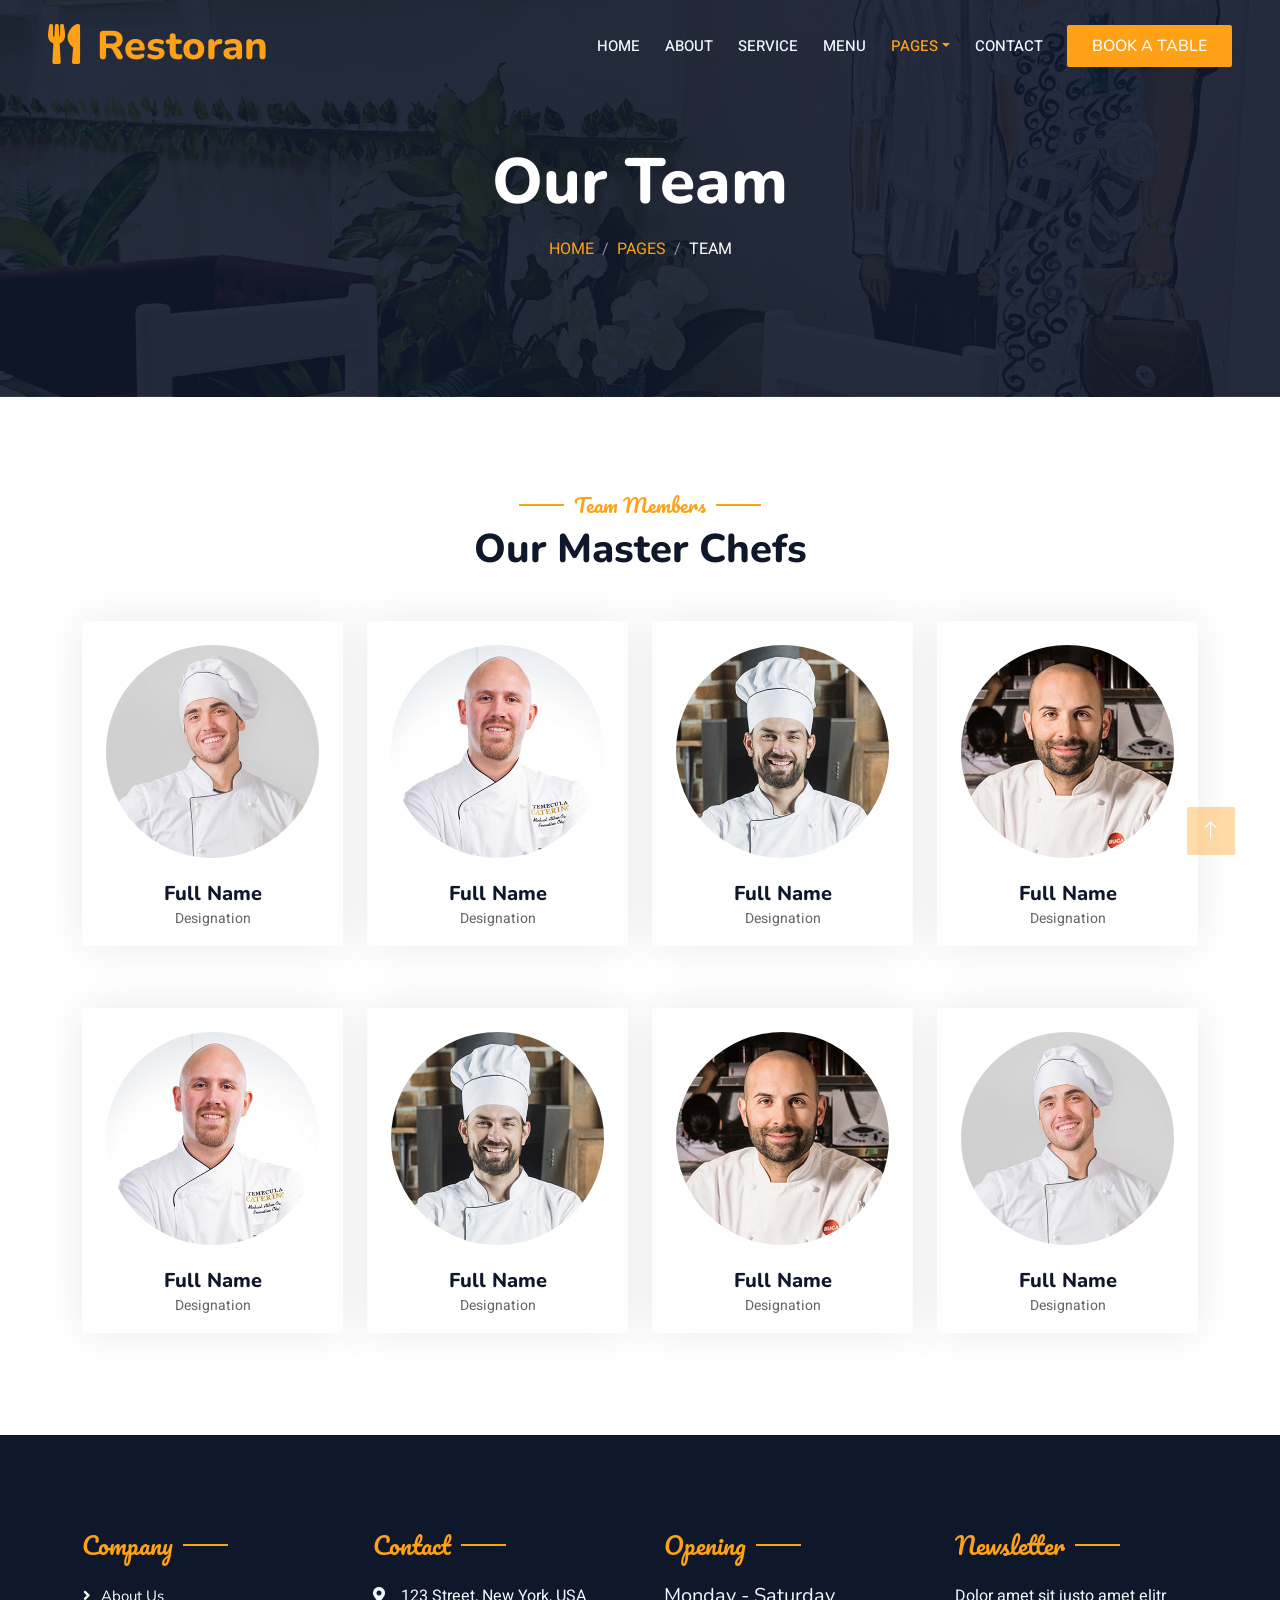
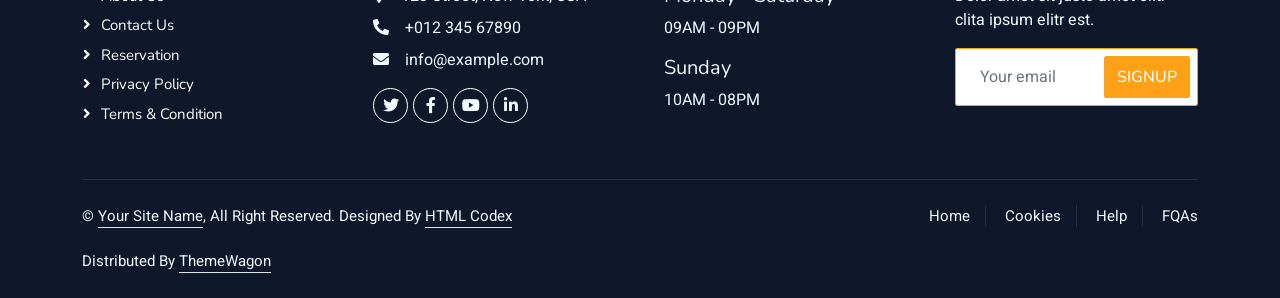
<file: team.html>
<!DOCTYPE html>
<html lang="en">

<head>
    <meta charset="utf-8">
    <title>Restoran - Bootstrap Restaurant Template</title>
    <meta content="width=device-width, initial-scale=1.0" name="viewport">
    <meta content="" name="keywords">
    <meta content="" name="description">

    <!-- Favicon -->
    <link href="img/favicon.ico" rel="icon">

    <!-- Google Web Fonts -->
    <link rel="preconnect" href="https://fonts.googleapis.com">
    <link rel="preconnect" href="https://fonts.gstatic.com" crossorigin>
    <link href="https://fonts.googleapis.com/css2?family=Heebo:wght@400;500;600&family=Nunito:wght@600;700;800&family=Pacifico&display=swap" rel="stylesheet">

    <!-- Icon Font Stylesheet -->
    <link href="https://cdnjs.cloudflare.com/ajax/libs/font-awesome/5.10.0/css/all.min.css" rel="stylesheet">
    <link href="https://cdn.jsdelivr.net/npm/bootstrap-icons@1.4.1/font/bootstrap-icons.css" rel="stylesheet">

    <!-- Libraries Stylesheet -->
    <link href="lib/animate/animate.min.css" rel="stylesheet">
    <link href="lib/owlcarousel/assets/owl.carousel.min.css" rel="stylesheet">
    <link href="lib/tempusdominus/css/tempusdominus-bootstrap-4.min.css" rel="stylesheet" />

    <!-- Customized Bootstrap Stylesheet -->
    <link href="css/bootstrap.min.css" rel="stylesheet">

    <!-- Template Stylesheet -->
    <link href="css/style.css" rel="stylesheet">
</head>

<body>
    <div class="container-xxl bg-white p-0">
        <!-- Spinner Start -->
        <div id="spinner" class="show bg-white position-fixed translate-middle w-100 vh-100 top-50 start-50 d-flex align-items-center justify-content-center">
            <div class="spinner-border text-primary" style="width: 3rem; height: 3rem;" role="status">
                <span class="sr-only">Loading...</span>
            </div>
        </div>
        <!-- Spinner End -->


        <!-- Navbar & Hero Start -->
        <div class="container-xxl position-relative p-0">
            <nav class="navbar navbar-expand-lg navbar-dark bg-dark px-4 px-lg-5 py-3 py-lg-0">
                <a href="" class="navbar-brand p-0">
                    <h1 class="text-primary m-0"><i class="fa fa-utensils me-3"></i>Restoran</h1>
                    <!-- <img src="img/logo.png" alt="Logo"> -->
                </a>
                <button class="navbar-toggler" type="button" data-bs-toggle="collapse" data-bs-target="#navbarCollapse">
                    <span class="fa fa-bars"></span>
                </button>
                <div class="collapse navbar-collapse" id="navbarCollapse">
                    <div class="navbar-nav ms-auto py-0 pe-4">
                        <a href="index.html" class="nav-item nav-link">Home</a>
                        <a href="about.html" class="nav-item nav-link">About</a>
                        <a href="service.html" class="nav-item nav-link">Service</a>
                        <a href="menu.html" class="nav-item nav-link">Menu</a>
                        <div class="nav-item dropdown">
                            <a href="#" class="nav-link dropdown-toggle active" data-bs-toggle="dropdown">Pages</a>
                            <div class="dropdown-menu m-0">
                                <a href="booking.html" class="dropdown-item">Booking</a>
                                <a href="team.html" class="dropdown-item active">Our Team</a>
                                <a href="testimonial.html" class="dropdown-item">Testimonial</a>
                            </div>
                        </div>
                        <a href="contact.html" class="nav-item nav-link">Contact</a>
                    </div>
                    <a href="" class="btn btn-primary py-2 px-4">Book A Table</a>
                </div>
            </nav>

            <div class="container-xxl py-5 bg-dark hero-header mb-5">
                <div class="container text-center my-5 pt-5 pb-4">
                    <h1 class="display-3 text-white mb-3 animated slideInDown">Our Team</h1>
                    <nav aria-label="breadcrumb">
                        <ol class="breadcrumb justify-content-center text-uppercase">
                            <li class="breadcrumb-item"><a href="#">Home</a></li>
                            <li class="breadcrumb-item"><a href="#">Pages</a></li>
                            <li class="breadcrumb-item text-white active" aria-current="page">Team</li>
                        </ol>
                    </nav>
                </div>
            </div>
        </div>
        <!-- Navbar & Hero End -->


        <!-- Team Start -->
        <div class="container-xxl pt-5 pb-3">
            <div class="container">
                <div class="text-center wow fadeInUp" data-wow-delay="0.1s">
                    <h5 class="section-title ff-secondary text-center text-primary fw-normal">Team Members</h5>
                    <h1 class="mb-5">Our Master Chefs</h1>
                </div>
                <div class="row g-4">
                    <div class="col-lg-3 col-md-6 wow fadeInUp" data-wow-delay="0.1s">
                        <div class="team-item text-center rounded overflow-hidden">
                            <div class="rounded-circle overflow-hidden m-4">
                                <img class="img-fluid" src="img/team-1.jpg" alt="">
                            </div>
                            <h5 class="mb-0">Full Name</h5>
                            <small>Designation</small>
                            <div class="d-flex justify-content-center mt-3">
                                <a class="btn btn-square btn-primary mx-1" href=""><i class="fab fa-facebook-f"></i></a>
                                <a class="btn btn-square btn-primary mx-1" href=""><i class="fab fa-twitter"></i></a>
                                <a class="btn btn-square btn-primary mx-1" href=""><i class="fab fa-instagram"></i></a>
                            </div>
                        </div>
                    </div>
                    <div class="col-lg-3 col-md-6 wow fadeInUp" data-wow-delay="0.3s">
                        <div class="team-item text-center rounded overflow-hidden">
                            <div class="rounded-circle overflow-hidden m-4">
                                <img class="img-fluid" src="img/team-2.jpg" alt="">
                            </div>
                            <h5 class="mb-0">Full Name</h5>
                            <small>Designation</small>
                            <div class="d-flex justify-content-center mt-3">
                                <a class="btn btn-square btn-primary mx-1" href=""><i class="fab fa-facebook-f"></i></a>
                                <a class="btn btn-square btn-primary mx-1" href=""><i class="fab fa-twitter"></i></a>
                                <a class="btn btn-square btn-primary mx-1" href=""><i class="fab fa-instagram"></i></a>
                            </div>
                        </div>
                    </div>
                    <div class="col-lg-3 col-md-6 wow fadeInUp" data-wow-delay="0.5s">
                        <div class="team-item text-center rounded overflow-hidden">
                            <div class="rounded-circle overflow-hidden m-4">
                                <img class="img-fluid" src="img/team-3.jpg" alt="">
                            </div>
                            <h5 class="mb-0">Full Name</h5>
                            <small>Designation</small>
                            <div class="d-flex justify-content-center mt-3">
                                <a class="btn btn-square btn-primary mx-1" href=""><i class="fab fa-facebook-f"></i></a>
                                <a class="btn btn-square btn-primary mx-1" href=""><i class="fab fa-twitter"></i></a>
                                <a class="btn btn-square btn-primary mx-1" href=""><i class="fab fa-instagram"></i></a>
                            </div>
                        </div>
                    </div>
                    <div class="col-lg-3 col-md-6 wow fadeInUp" data-wow-delay="0.7s">
                        <div class="team-item text-center rounded overflow-hidden">
                            <div class="rounded-circle overflow-hidden m-4">
                                <img class="img-fluid" src="img/team-4.jpg" alt="">
                            </div>
                            <h5 class="mb-0">Full Name</h5>
                            <small>Designation</small>
                            <div class="d-flex justify-content-center mt-3">
                                <a class="btn btn-square btn-primary mx-1" href=""><i class="fab fa-facebook-f"></i></a>
                                <a class="btn btn-square btn-primary mx-1" href=""><i class="fab fa-twitter"></i></a>
                                <a class="btn btn-square btn-primary mx-1" href=""><i class="fab fa-instagram"></i></a>
                            </div>
                        </div>
                    </div>
                    <div class="col-lg-3 col-md-6 wow fadeInUp" data-wow-delay="0.1s">
                        <div class="team-item text-center rounded overflow-hidden">
                            <div class="rounded-circle overflow-hidden m-4">
                                <img class="img-fluid" src="img/team-2.jpg" alt="">
                            </div>
                            <h5 class="mb-0">Full Name</h5>
                            <small>Designation</small>
                            <div class="d-flex justify-content-center mt-3">
                                <a class="btn btn-square btn-primary mx-1" href=""><i class="fab fa-facebook-f"></i></a>
                                <a class="btn btn-square btn-primary mx-1" href=""><i class="fab fa-twitter"></i></a>
                                <a class="btn btn-square btn-primary mx-1" href=""><i class="fab fa-instagram"></i></a>
                            </div>
                        </div>
                    </div>
                    <div class="col-lg-3 col-md-6 wow fadeInUp" data-wow-delay="0.3s">
                        <div class="team-item text-center rounded overflow-hidden">
                            <div class="rounded-circle overflow-hidden m-4">
                                <img class="img-fluid" src="img/team-3.jpg" alt="">
                            </div>
                            <h5 class="mb-0">Full Name</h5>
                            <small>Designation</small>
                            <div class="d-flex justify-content-center mt-3">
                                <a class="btn btn-square btn-primary mx-1" href=""><i class="fab fa-facebook-f"></i></a>
                                <a class="btn btn-square btn-primary mx-1" href=""><i class="fab fa-twitter"></i></a>
                                <a class="btn btn-square btn-primary mx-1" href=""><i class="fab fa-instagram"></i></a>
                            </div>
                        </div>
                    </div>
                    <div class="col-lg-3 col-md-6 wow fadeInUp" data-wow-delay="0.5s">
                        <div class="team-item text-center rounded overflow-hidden">
                            <div class="rounded-circle overflow-hidden m-4">
                                <img class="img-fluid" src="img/team-4.jpg" alt="">
                            </div>
                            <h5 class="mb-0">Full Name</h5>
                            <small>Designation</small>
                            <div class="d-flex justify-content-center mt-3">
                                <a class="btn btn-square btn-primary mx-1" href=""><i class="fab fa-facebook-f"></i></a>
                                <a class="btn btn-square btn-primary mx-1" href=""><i class="fab fa-twitter"></i></a>
                                <a class="btn btn-square btn-primary mx-1" href=""><i class="fab fa-instagram"></i></a>
                            </div>
                        </div>
                    </div>
                    <div class="col-lg-3 col-md-6 wow fadeInUp" data-wow-delay="0.7s">
                        <div class="team-item text-center rounded overflow-hidden">
                            <div class="rounded-circle overflow-hidden m-4">
                                <img class="img-fluid" src="img/team-1.jpg" alt="">
                            </div>
                            <h5 class="mb-0">Full Name</h5>
                            <small>Designation</small>
                            <div class="d-flex justify-content-center mt-3">
                                <a class="btn btn-square btn-primary mx-1" href=""><i class="fab fa-facebook-f"></i></a>
                                <a class="btn btn-square btn-primary mx-1" href=""><i class="fab fa-twitter"></i></a>
                                <a class="btn btn-square btn-primary mx-1" href=""><i class="fab fa-instagram"></i></a>
                            </div>
                        </div>
                    </div>
                </div>
            </div>
        </div>
        <!-- Team End -->
        

        <!-- Footer Start -->
        <div class="container-fluid bg-dark text-light footer pt-5 mt-5 wow fadeIn" data-wow-delay="0.1s">
            <div class="container py-5">
                <div class="row g-5">
                    <div class="col-lg-3 col-md-6">
                        <h4 class="section-title ff-secondary text-start text-primary fw-normal mb-4">Company</h4>
                        <a class="btn btn-link" href="">About Us</a>
                        <a class="btn btn-link" href="">Contact Us</a>
                        <a class="btn btn-link" href="">Reservation</a>
                        <a class="btn btn-link" href="">Privacy Policy</a>
                        <a class="btn btn-link" href="">Terms & Condition</a>
                    </div>
                    <div class="col-lg-3 col-md-6">
                        <h4 class="section-title ff-secondary text-start text-primary fw-normal mb-4">Contact</h4>
                        <p class="mb-2"><i class="fa fa-map-marker-alt me-3"></i>123 Street, New York, USA</p>
                        <p class="mb-2"><i class="fa fa-phone-alt me-3"></i>+012 345 67890</p>
                        <p class="mb-2"><i class="fa fa-envelope me-3"></i>info@example.com</p>
                        <div class="d-flex pt-2">
                            <a class="btn btn-outline-light btn-social" href=""><i class="fab fa-twitter"></i></a>
                            <a class="btn btn-outline-light btn-social" href=""><i class="fab fa-facebook-f"></i></a>
                            <a class="btn btn-outline-light btn-social" href=""><i class="fab fa-youtube"></i></a>
                            <a class="btn btn-outline-light btn-social" href=""><i class="fab fa-linkedin-in"></i></a>
                        </div>
                    </div>
                    <div class="col-lg-3 col-md-6">
                        <h4 class="section-title ff-secondary text-start text-primary fw-normal mb-4">Opening</h4>
                        <h5 class="text-light fw-normal">Monday - Saturday</h5>
                        <p>09AM - 09PM</p>
                        <h5 class="text-light fw-normal">Sunday</h5>
                        <p>10AM - 08PM</p>
                    </div>
                    <div class="col-lg-3 col-md-6">
                        <h4 class="section-title ff-secondary text-start text-primary fw-normal mb-4">Newsletter</h4>
                        <p>Dolor amet sit justo amet elitr clita ipsum elitr est.</p>
                        <div class="position-relative mx-auto" style="max-width: 400px;">
                            <input class="form-control border-primary w-100 py-3 ps-4 pe-5" type="text" placeholder="Your email">
                            <button type="button" class="btn btn-primary py-2 position-absolute top-0 end-0 mt-2 me-2">SignUp</button>
                        </div>
                    </div>
                </div>
            </div>
            <div class="container">
                <div class="copyright">
                    <div class="row">
                        <div class="col-md-6 text-center text-md-start mb-3 mb-md-0">
                            &copy; <a class="border-bottom" href="#">Your Site Name</a>, All Right Reserved. 
							
							<!--/*** This template is free as long as you keep the footer author’s credit link/attribution link/backlink. If you'd like to use the template without the footer author’s credit link/attribution link/backlink, you can purchase the Credit Removal License from "https://htmlcodex.com/credit-removal". Thank you for your support. ***/-->
							Designed By <a class="border-bottom" href="https://htmlcodex.com">HTML Codex</a><br><br>
                            Distributed By <a class="border-bottom" href="https://themewagon.com" target="_blank">ThemeWagon</a>
                        </div>
                        <div class="col-md-6 text-center text-md-end">
                            <div class="footer-menu">
                                <a href="">Home</a>
                                <a href="">Cookies</a>
                                <a href="">Help</a>
                                <a href="">FQAs</a>
                            </div>
                        </div>
                    </div>
                </div>
            </div>
        </div>
        <!-- Footer End -->


        <!-- Back to Top -->
        <a href="#" class="btn btn-lg btn-primary btn-lg-square back-to-top"><i class="bi bi-arrow-up"></i></a>
    </div>

    <!-- JavaScript Libraries -->
    <script src="https://code.jquery.com/jquery-3.4.1.min.js"></script>
    <script src="https://cdn.jsdelivr.net/npm/bootstrap@5.0.0/dist/js/bootstrap.bundle.min.js"></script>
    <script src="lib/wow/wow.min.js"></script>
    <script src="lib/easing/easing.min.js"></script>
    <script src="lib/waypoints/waypoints.min.js"></script>
    <script src="lib/counterup/counterup.min.js"></script>
    <script src="lib/owlcarousel/owl.carousel.min.js"></script>
    <script src="lib/tempusdominus/js/moment.min.js"></script>
    <script src="lib/tempusdominus/js/moment-timezone.min.js"></script>
    <script src="lib/tempusdominus/js/tempusdominus-bootstrap-4.min.js"></script>

    <!-- Template Javascript -->
    <script src="js/main.js"></script>
</body>

</html>
</file>
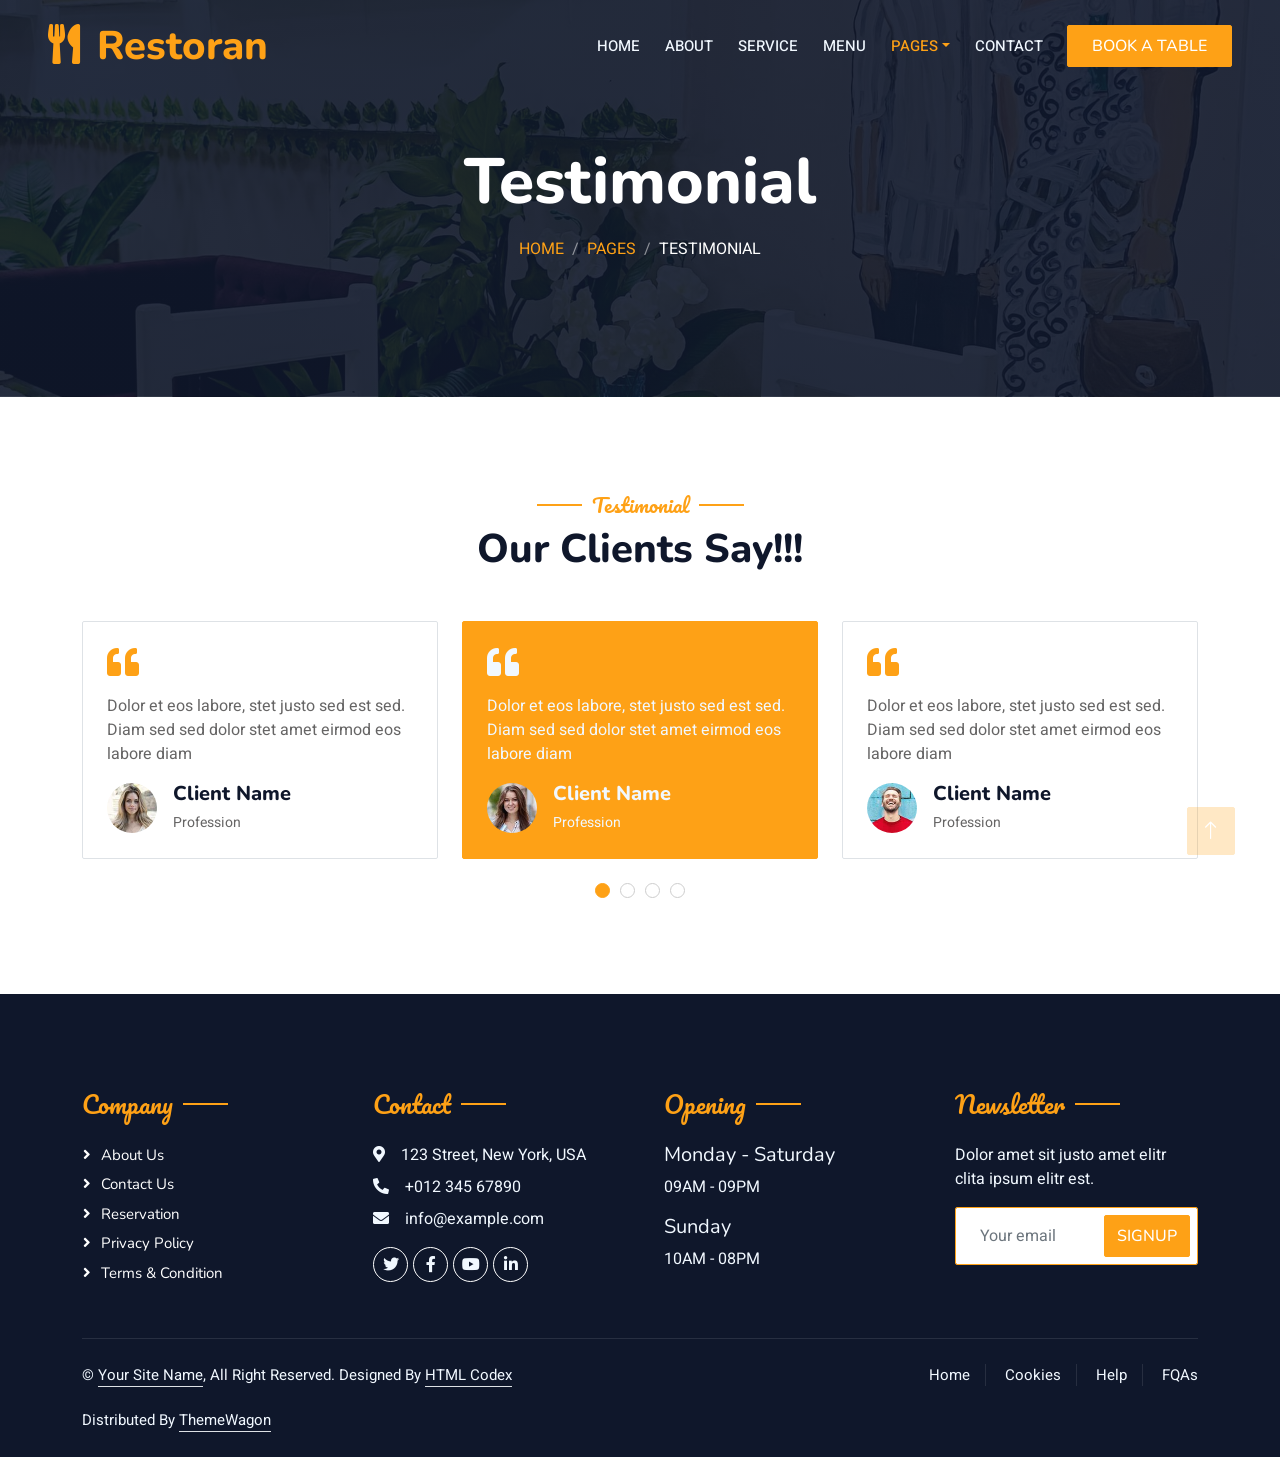
<file: testimonial.html>
<!DOCTYPE html>
<html lang="en">

<head>
    <meta charset="utf-8">
    <title>Restoran - Bootstrap Restaurant Template</title>
    <meta content="width=device-width, initial-scale=1.0" name="viewport">
    <meta content="" name="keywords">
    <meta content="" name="description">

    <!-- Favicon -->
    <link href="img/favicon.ico" rel="icon">

    <!-- Google Web Fonts -->
    <link rel="preconnect" href="https://fonts.googleapis.com">
    <link rel="preconnect" href="https://fonts.gstatic.com" crossorigin>
    <link href="https://fonts.googleapis.com/css2?family=Heebo:wght@400;500;600&family=Nunito:wght@600;700;800&family=Pacifico&display=swap" rel="stylesheet">

    <!-- Icon Font Stylesheet -->
    <link href="https://cdnjs.cloudflare.com/ajax/libs/font-awesome/5.10.0/css/all.min.css" rel="stylesheet">
    <link href="https://cdn.jsdelivr.net/npm/bootstrap-icons@1.4.1/font/bootstrap-icons.css" rel="stylesheet">

    <!-- Libraries Stylesheet -->
    <link href="lib/animate/animate.min.css" rel="stylesheet">
    <link href="lib/owlcarousel/assets/owl.carousel.min.css" rel="stylesheet">
    <link href="lib/tempusdominus/css/tempusdominus-bootstrap-4.min.css" rel="stylesheet" />

    <!-- Customized Bootstrap Stylesheet -->
    <link href="css/bootstrap.min.css" rel="stylesheet">

    <!-- Template Stylesheet -->
    <link href="css/style.css" rel="stylesheet">
</head>

<body>
    <div class="container-xxl bg-white p-0">
        <!-- Spinner Start -->
        <div id="spinner" class="show bg-white position-fixed translate-middle w-100 vh-100 top-50 start-50 d-flex align-items-center justify-content-center">
            <div class="spinner-border text-primary" style="width: 3rem; height: 3rem;" role="status">
                <span class="sr-only">Loading...</span>
            </div>
        </div>
        <!-- Spinner End -->


        <!-- Navbar & Hero Start -->
        <div class="container-xxl position-relative p-0">
            <nav class="navbar navbar-expand-lg navbar-dark bg-dark px-4 px-lg-5 py-3 py-lg-0">
                <a href="" class="navbar-brand p-0">
                    <h1 class="text-primary m-0"><i class="fa fa-utensils me-3"></i>Restoran</h1>
                    <!-- <img src="img/logo.png" alt="Logo"> -->
                </a>
                <button class="navbar-toggler" type="button" data-bs-toggle="collapse" data-bs-target="#navbarCollapse">
                    <span class="fa fa-bars"></span>
                </button>
                <div class="collapse navbar-collapse" id="navbarCollapse">
                    <div class="navbar-nav ms-auto py-0 pe-4">
                        <a href="index.html" class="nav-item nav-link">Home</a>
                        <a href="about.html" class="nav-item nav-link">About</a>
                        <a href="service.html" class="nav-item nav-link">Service</a>
                        <a href="menu.html" class="nav-item nav-link">Menu</a>
                        <div class="nav-item dropdown">
                            <a href="#" class="nav-link dropdown-toggle active" data-bs-toggle="dropdown">Pages</a>
                            <div class="dropdown-menu m-0">
                                <a href="booking.html" class="dropdown-item">Booking</a>
                                <a href="team.html" class="dropdown-item">Our Team</a>
                                <a href="testimonial.html" class="dropdown-item active">Testimonial</a>
                            </div>
                        </div>
                        <a href="contact.html" class="nav-item nav-link">Contact</a>
                    </div>
                    <a href="" class="btn btn-primary py-2 px-4">Book A Table</a>
                </div>
            </nav>

            <div class="container-xxl py-5 bg-dark hero-header mb-5">
                <div class="container text-center my-5 pt-5 pb-4">
                    <h1 class="display-3 text-white mb-3 animated slideInDown">Testimonial</h1>
                    <nav aria-label="breadcrumb">
                        <ol class="breadcrumb justify-content-center text-uppercase">
                            <li class="breadcrumb-item"><a href="#">Home</a></li>
                            <li class="breadcrumb-item"><a href="#">Pages</a></li>
                            <li class="breadcrumb-item text-white active" aria-current="page">Testimonial</li>
                        </ol>
                    </nav>
                </div>
            </div>
        </div>
        <!-- Navbar & Hero End -->


        <!-- Testimonial Start -->
        <div class="container-xxl py-5 wow fadeInUp" data-wow-delay="0.1s">
            <div class="container">
                <div class="text-center">
                    <h5 class="section-title ff-secondary text-center text-primary fw-normal">Testimonial</h5>
                    <h1 class="mb-5">Our Clients Say!!!</h1>
                </div>
                <div class="owl-carousel testimonial-carousel">
                    <div class="testimonial-item bg-transparent border rounded p-4">
                        <i class="fa fa-quote-left fa-2x text-primary mb-3"></i>
                        <p>Dolor et eos labore, stet justo sed est sed. Diam sed sed dolor stet amet eirmod eos labore diam</p>
                        <div class="d-flex align-items-center">
                            <img class="img-fluid flex-shrink-0 rounded-circle" src="img/testimonial-1.jpg" style="width: 50px; height: 50px;">
                            <div class="ps-3">
                                <h5 class="mb-1">Client Name</h5>
                                <small>Profession</small>
                            </div>
                        </div>
                    </div>
                    <div class="testimonial-item bg-transparent border rounded p-4">
                        <i class="fa fa-quote-left fa-2x text-primary mb-3"></i>
                        <p>Dolor et eos labore, stet justo sed est sed. Diam sed sed dolor stet amet eirmod eos labore diam</p>
                        <div class="d-flex align-items-center">
                            <img class="img-fluid flex-shrink-0 rounded-circle" src="img/testimonial-2.jpg" style="width: 50px; height: 50px;">
                            <div class="ps-3">
                                <h5 class="mb-1">Client Name</h5>
                                <small>Profession</small>
                            </div>
                        </div>
                    </div>
                    <div class="testimonial-item bg-transparent border rounded p-4">
                        <i class="fa fa-quote-left fa-2x text-primary mb-3"></i>
                        <p>Dolor et eos labore, stet justo sed est sed. Diam sed sed dolor stet amet eirmod eos labore diam</p>
                        <div class="d-flex align-items-center">
                            <img class="img-fluid flex-shrink-0 rounded-circle" src="img/testimonial-3.jpg" style="width: 50px; height: 50px;">
                            <div class="ps-3">
                                <h5 class="mb-1">Client Name</h5>
                                <small>Profession</small>
                            </div>
                        </div>
                    </div>
                    <div class="testimonial-item bg-transparent border rounded p-4">
                        <i class="fa fa-quote-left fa-2x text-primary mb-3"></i>
                        <p>Dolor et eos labore, stet justo sed est sed. Diam sed sed dolor stet amet eirmod eos labore diam</p>
                        <div class="d-flex align-items-center">
                            <img class="img-fluid flex-shrink-0 rounded-circle" src="img/testimonial-4.jpg" style="width: 50px; height: 50px;">
                            <div class="ps-3">
                                <h5 class="mb-1">Client Name</h5>
                                <small>Profession</small>
                            </div>
                        </div>
                    </div>
                </div>
            </div>
        </div>
        <!-- Testimonial End -->
        

        <!-- Footer Start -->
        <div class="container-fluid bg-dark text-light footer pt-5 mt-5 wow fadeIn" data-wow-delay="0.1s">
            <div class="container py-5">
                <div class="row g-5">
                    <div class="col-lg-3 col-md-6">
                        <h4 class="section-title ff-secondary text-start text-primary fw-normal mb-4">Company</h4>
                        <a class="btn btn-link" href="">About Us</a>
                        <a class="btn btn-link" href="">Contact Us</a>
                        <a class="btn btn-link" href="">Reservation</a>
                        <a class="btn btn-link" href="">Privacy Policy</a>
                        <a class="btn btn-link" href="">Terms & Condition</a>
                    </div>
                    <div class="col-lg-3 col-md-6">
                        <h4 class="section-title ff-secondary text-start text-primary fw-normal mb-4">Contact</h4>
                        <p class="mb-2"><i class="fa fa-map-marker-alt me-3"></i>123 Street, New York, USA</p>
                        <p class="mb-2"><i class="fa fa-phone-alt me-3"></i>+012 345 67890</p>
                        <p class="mb-2"><i class="fa fa-envelope me-3"></i>info@example.com</p>
                        <div class="d-flex pt-2">
                            <a class="btn btn-outline-light btn-social" href=""><i class="fab fa-twitter"></i></a>
                            <a class="btn btn-outline-light btn-social" href=""><i class="fab fa-facebook-f"></i></a>
                            <a class="btn btn-outline-light btn-social" href=""><i class="fab fa-youtube"></i></a>
                            <a class="btn btn-outline-light btn-social" href=""><i class="fab fa-linkedin-in"></i></a>
                        </div>
                    </div>
                    <div class="col-lg-3 col-md-6">
                        <h4 class="section-title ff-secondary text-start text-primary fw-normal mb-4">Opening</h4>
                        <h5 class="text-light fw-normal">Monday - Saturday</h5>
                        <p>09AM - 09PM</p>
                        <h5 class="text-light fw-normal">Sunday</h5>
                        <p>10AM - 08PM</p>
                    </div>
                    <div class="col-lg-3 col-md-6">
                        <h4 class="section-title ff-secondary text-start text-primary fw-normal mb-4">Newsletter</h4>
                        <p>Dolor amet sit justo amet elitr clita ipsum elitr est.</p>
                        <div class="position-relative mx-auto" style="max-width: 400px;">
                            <input class="form-control border-primary w-100 py-3 ps-4 pe-5" type="text" placeholder="Your email">
                            <button type="button" class="btn btn-primary py-2 position-absolute top-0 end-0 mt-2 me-2">SignUp</button>
                        </div>
                    </div>
                </div>
            </div>
            <div class="container">
                <div class="copyright">
                    <div class="row">
                        <div class="col-md-6 text-center text-md-start mb-3 mb-md-0">
                            &copy; <a class="border-bottom" href="#">Your Site Name</a>, All Right Reserved. 
							
							<!--/*** This template is free as long as you keep the footer author’s credit link/attribution link/backlink. If you'd like to use the template without the footer author’s credit link/attribution link/backlink, you can purchase the Credit Removal License from "https://htmlcodex.com/credit-removal". Thank you for your support. ***/-->
							Designed By <a class="border-bottom" href="https://htmlcodex.com">HTML Codex</a><br><br>
                            Distributed By <a class="border-bottom" href="https://themewagon.com" target="_blank">ThemeWagon</a>
                        </div>
                        <div class="col-md-6 text-center text-md-end">
                            <div class="footer-menu">
                                <a href="">Home</a>
                                <a href="">Cookies</a>
                                <a href="">Help</a>
                                <a href="">FQAs</a>
                            </div>
                        </div>
                    </div>
                </div>
            </div>
        </div>
        <!-- Footer End -->


        <!-- Back to Top -->
        <a href="#" class="btn btn-lg btn-primary btn-lg-square back-to-top"><i class="bi bi-arrow-up"></i></a>
    </div>

    <!-- JavaScript Libraries -->
    <script src="https://code.jquery.com/jquery-3.4.1.min.js"></script>
    <script src="https://cdn.jsdelivr.net/npm/bootstrap@5.0.0/dist/js/bootstrap.bundle.min.js"></script>
    <script src="lib/wow/wow.min.js"></script>
    <script src="lib/easing/easing.min.js"></script>
    <script src="lib/waypoints/waypoints.min.js"></script>
    <script src="lib/counterup/counterup.min.js"></script>
    <script src="lib/owlcarousel/owl.carousel.min.js"></script>
    <script src="lib/tempusdominus/js/moment.min.js"></script>
    <script src="lib/tempusdominus/js/moment-timezone.min.js"></script>
    <script src="lib/tempusdominus/js/tempusdominus-bootstrap-4.min.js"></script>

    <!-- Template Javascript -->
    <script src="js/main.js"></script>
</body>

</html>
</file>
<file: css/style.css>
/********** Template CSS **********/
:root {
    --primary: #FEA116;
    --light: #F1F8FF;
    --dark: #0F172B;
}
.logoerlinda {
  width: 80px;
  height: 80px;
  border-radius: 50%;
  object-fit: cover;
  object-position: center;
  border: 3px solid rgb(199, 161, 7);
}

.ff-secondary {
    font-family: 'Pacifico', cursive;
}

.fw-medium {
    font-weight: 600 !important;
}

.fw-semi-bold {
    font-weight: 700 !important;
}

.back-to-top {
    position: fixed;
    display: none;
    right: 45px;
    bottom: 45px;
    z-index: 99;
}


/*** Spinner ***/
#spinner {
    opacity: 0;
    visibility: hidden;
    transition: opacity .5s ease-out, visibility 0s linear .5s;
    z-index: 99999;
}

#spinner.show {
    transition: opacity .5s ease-out, visibility 0s linear 0s;
    visibility: visible;
    opacity: 1;
}


/*** Button ***/
.btn {
    font-family: 'Nunito', sans-serif;
    font-weight: 500;
    text-transform: uppercase;
    transition: .5s;
}

.btn.btn-primary,
.btn.btn-secondary {
    color: #FFFFFF;
}

.btn-square {
    width: 38px;
    height: 38px;
}

.btn-sm-square {
    width: 32px;
    height: 32px;
}

.btn-lg-square {
    width: 48px;
    height: 48px;
}

.btn-square,
.btn-sm-square,
.btn-lg-square {
    padding: 0;
    display: flex;
    align-items: center;
    justify-content: center;
    font-weight: normal;
    border-radius: 2px;
}


/*** Navbar ***/
.navbar-dark .navbar-nav .nav-link {
    position: relative;
    margin-left: 25px;
    padding: 35px 0;
    font-size: 15px;
    color: var(--light) !important;
    text-transform: uppercase;
    font-weight: 500;
    outline: none;
    transition: .5s;
}

.sticky-top.navbar-dark .navbar-nav .nav-link {
    padding: 20px 0;
}

.navbar-dark .navbar-nav .nav-link:hover,
.navbar-dark .navbar-nav .nav-link.active {
    color: var(--primary) !important;
}

.navbar-dark .navbar-brand img {
    max-height: 60px;
    transition: .5s;
}

.sticky-top.navbar-dark .navbar-brand img {
    max-height: 45px;
}

@media (max-width: 991.98px) {
    .sticky-top.navbar-dark {
        position: relative;
    }

    .navbar-dark .navbar-collapse {
        margin-top: 15px;
        border-top: 1px solid rgba(255, 255, 255, .1)
    }

    .navbar-dark .navbar-nav .nav-link,
    .sticky-top.navbar-dark .navbar-nav .nav-link {
        padding: 10px 0;
        margin-left: 0;
    }

    .navbar-dark .navbar-brand img {
        max-height: 45px;
    }
}

@media (min-width: 992px) {
    .navbar-dark {
        position: absolute;
        width: 100%;
        top: 0;
        left: 0;
        z-index: 999;
        background: transparent !important;
    }
    
    .sticky-top.navbar-dark {
        position: fixed;
        background: var(--dark) !important;
    }
}


/*** Hero Header ***/
.hero-header {
    background: linear-gradient(rgba(15, 23, 43, .9), rgba(15, 23, 43, .9)), url(../img/cafe_bg.jpg);
    background-position: center center;
    background-repeat: no-repeat;
    background-size: cover;
}

.hero-header img {
    animation: imgRotate 50s linear infinite;
}

@keyframes imgRotate { 
    100% { 
        transform: rotate(360deg); 
    } 
}

.breadcrumb-item + .breadcrumb-item::before {
    color: rgba(255, 255, 255, .5);
}


/*** Section Title ***/
.section-title {
    position: relative;
    display: inline-block;
}

.section-title::before {
    position: absolute;
    content: "";
    width: 45px;
    height: 2px;
    top: 50%;
    left: -55px;
    margin-top: -1px;
    background: var(--primary);
}

.section-title::after {
    position: absolute;
    content: "";
    width: 45px;
    height: 2px;
    top: 50%;
    right: -55px;
    margin-top: -1px;
    background: var(--primary);
}

.section-title.text-start::before,
.section-title.text-end::after {
    display: none;
}


/*** Service ***/
.service-item {
    box-shadow: 0 0 45px rgba(0, 0, 0, .08);
    transition: .5s;
}

.service-item:hover {
    background: var(--primary);
}

.service-item * {
    transition: .5s;
}

.service-item:hover * {
    color: var(--light) !important;
}


/*** Food Menu ***/
.nav-pills .nav-item .active {
    border-bottom: 2px solid var(--primary);
}


/*** Youtube Video ***/
.video {
    position: relative;
    height: 100%;
    min-height: 500px;
    background: linear-gradient(rgba(15, 23, 43, .1), rgba(15, 23, 43, .1)), url(../img/video.jpg);
    background-position: center center;
    background-repeat: no-repeat;
    background-size: cover;
}

.video .btn-play {
    position: absolute;
    z-index: 3;
    top: 50%;
    left: 50%;
    transform: translateX(-50%) translateY(-50%);
    box-sizing: content-box;
    display: block;
    width: 32px;
    height: 44px;
    border-radius: 50%;
    border: none;
    outline: none;
    padding: 18px 20px 18px 28px;
}

.video .btn-play:before {
    content: "";
    position: absolute;
    z-index: 0;
    left: 50%;
    top: 50%;
    transform: translateX(-50%) translateY(-50%);
    display: block;
    width: 100px;
    height: 100px;
    background: var(--primary);
    border-radius: 50%;
    animation: pulse-border 1500ms ease-out infinite;
}

.video .btn-play:after {
    content: "";
    position: absolute;
    z-index: 1;
    left: 50%;
    top: 50%;
    transform: translateX(-50%) translateY(-50%);
    display: block;
    width: 100px;
    height: 100px;
    background: var(--primary);
    border-radius: 50%;
    transition: all 200ms;
}

.video .btn-play img {
    position: relative;
    z-index: 3;
    max-width: 100%;
    width: auto;
    height: auto;
}

.video .btn-play span {
    display: block;
    position: relative;
    z-index: 3;
    width: 0;
    height: 0;
    border-left: 32px solid var(--dark);
    border-top: 22px solid transparent;
    border-bottom: 22px solid transparent;
}

@keyframes pulse-border {
    0% {
        transform: translateX(-50%) translateY(-50%) translateZ(0) scale(1);
        opacity: 1;
    }

    100% {
        transform: translateX(-50%) translateY(-50%) translateZ(0) scale(1.5);
        opacity: 0;
    }
}

#videoModal {
    z-index: 99999;
}

#videoModal .modal-dialog {
    position: relative;
    max-width: 800px;
    margin: 60px auto 0 auto;
}

#videoModal .modal-body {
    position: relative;
    padding: 0px;
}

#videoModal .close {
    position: absolute;
    width: 30px;
    height: 30px;
    right: 0px;
    top: -30px;
    z-index: 999;
    font-size: 30px;
    font-weight: normal;
    color: #FFFFFF;
    background: #000000;
    opacity: 1;
}


/*** Team ***/
.team-item {
    box-shadow: 0 0 45px rgba(0, 0, 0, .08);
    height: calc(100% - 38px);
    transition: .5s;
}

.team-item img {
    transition: .5s;
}

.team-item:hover img {
    transform: scale(1.1);
}

.team-item:hover {
    height: 100%;
}

.team-item .btn {
    border-radius: 38px 38px 0 0;
}


/*** Testimonial ***/
.testimonial-carousel .owl-item .testimonial-item,
.testimonial-carousel .owl-item.center .testimonial-item * {
    transition: .5s;
}

.testimonial-carousel .owl-item.center .testimonial-item {
    background: var(--primary) !important;
    border-color: var(--primary) !important;
}

.testimonial-carousel .owl-item.center .testimonial-item * {
    color: var(--light) !important;
}

.testimonial-carousel .owl-dots {
    margin-top: 24px;
    display: flex;
    align-items: flex-end;
    justify-content: center;
}

.testimonial-carousel .owl-dot {
    position: relative;
    display: inline-block;
    margin: 0 5px;
    width: 15px;
    height: 15px;
    border: 1px solid #CCCCCC;
    border-radius: 15px;
    transition: .5s;
}

.testimonial-carousel .owl-dot.active {
    background: var(--primary);
    border-color: var(--primary);
}


/*** Footer ***/
.footer .btn.btn-social {
    margin-right: 5px;
    width: 35px;
    height: 35px;
    display: flex;
    align-items: center;
    justify-content: center;
    color: var(--light);
    border: 1px solid #FFFFFF;
    border-radius: 35px;
    transition: .3s;
}

.footer .btn.btn-social:hover {
    color: var(--primary);
}

.footer .btn.btn-link {
    display: block;
    margin-bottom: 5px;
    padding: 0;
    text-align: left;
    color: #FFFFFF;
    font-size: 15px;
    font-weight: normal;
    text-transform: capitalize;
    transition: .3s;
}

.footer .btn.btn-link::before {
    position: relative;
    content: "\f105";
    font-family: "Font Awesome 5 Free";
    font-weight: 900;
    margin-right: 10px;
}

.footer .btn.btn-link:hover {
    letter-spacing: 1px;
    box-shadow: none;
}

.footer .copyright {
    padding: 25px 0;
    font-size: 15px;
    border-top: 1px solid rgba(256, 256, 256, .1);
}

.footer .copyright a {
    color: var(--light);
}

.footer .footer-menu a {
    margin-right: 15px;
    padding-right: 15px;
    border-right: 1px solid rgba(255, 255, 255, .1);
}

.footer .footer-menu a:last-child {
    margin-right: 0;
    padding-right: 0;
    border-right: none;
}
</file>
